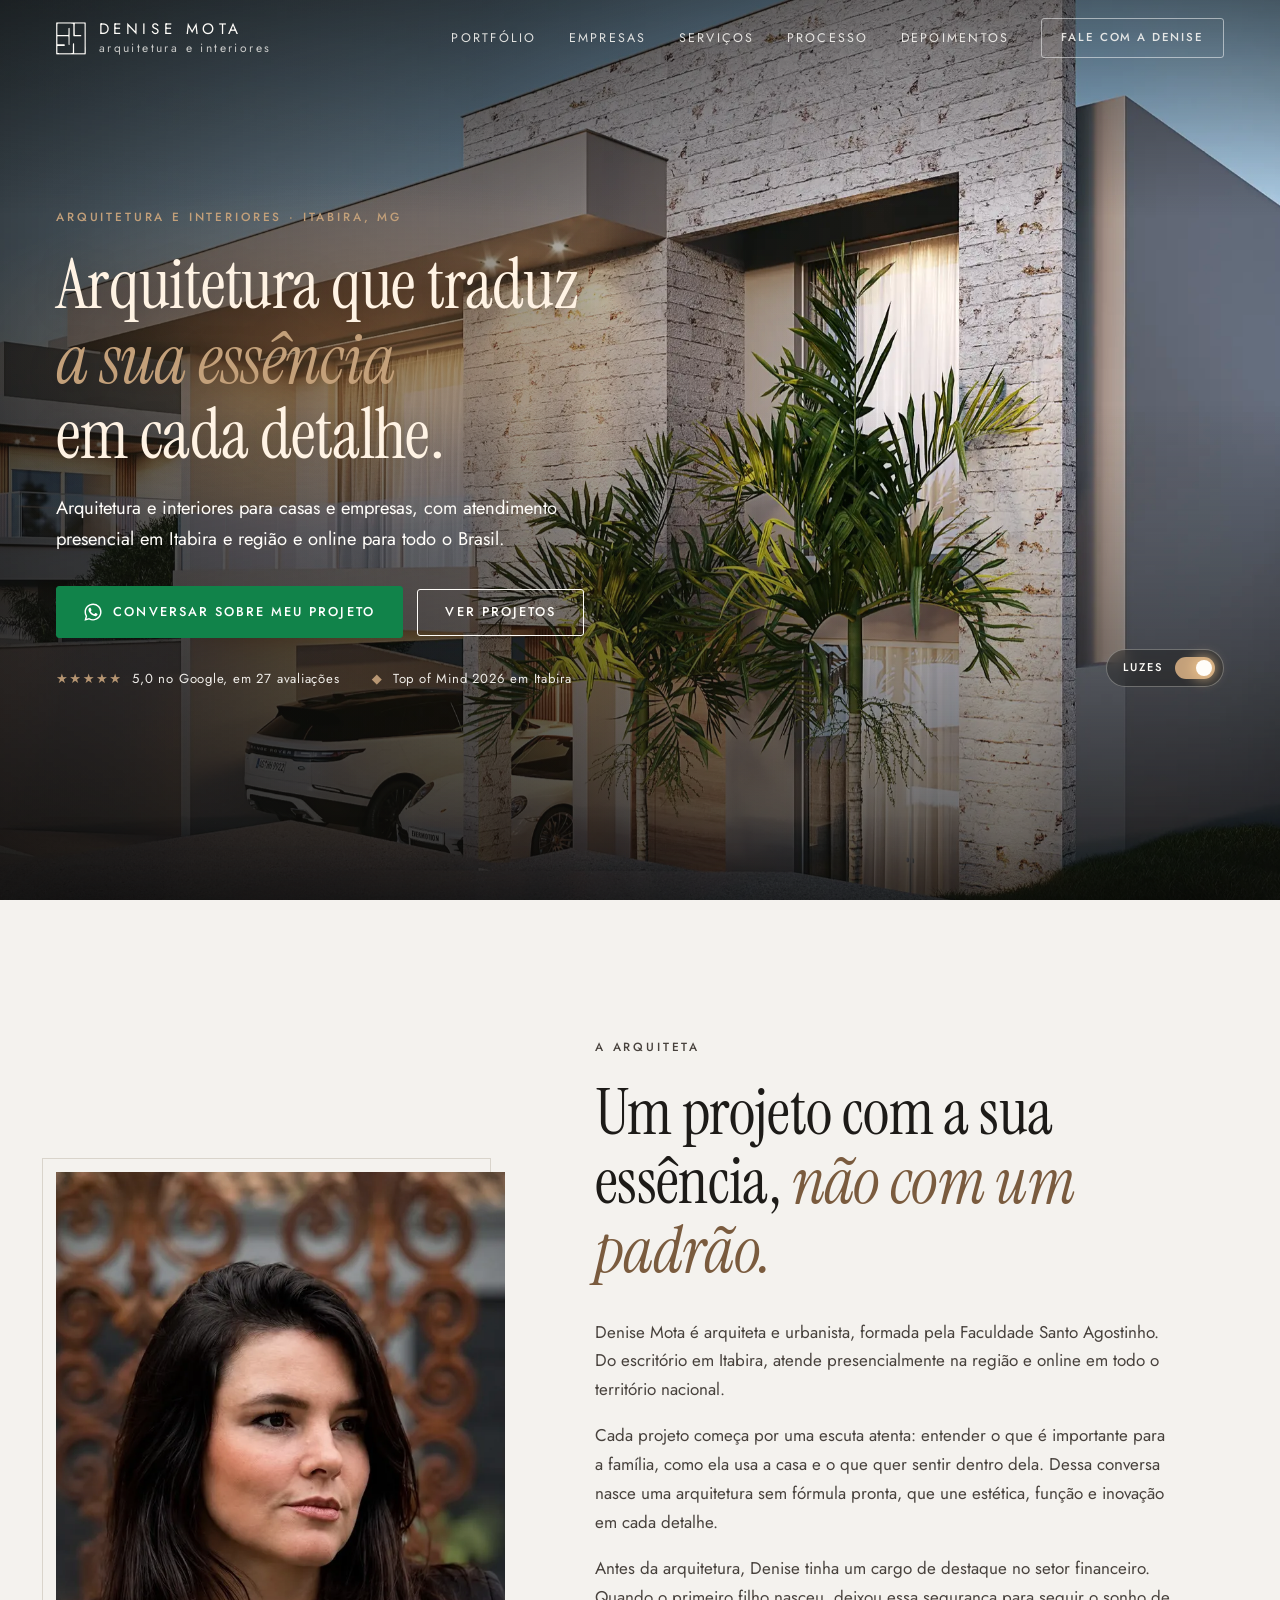
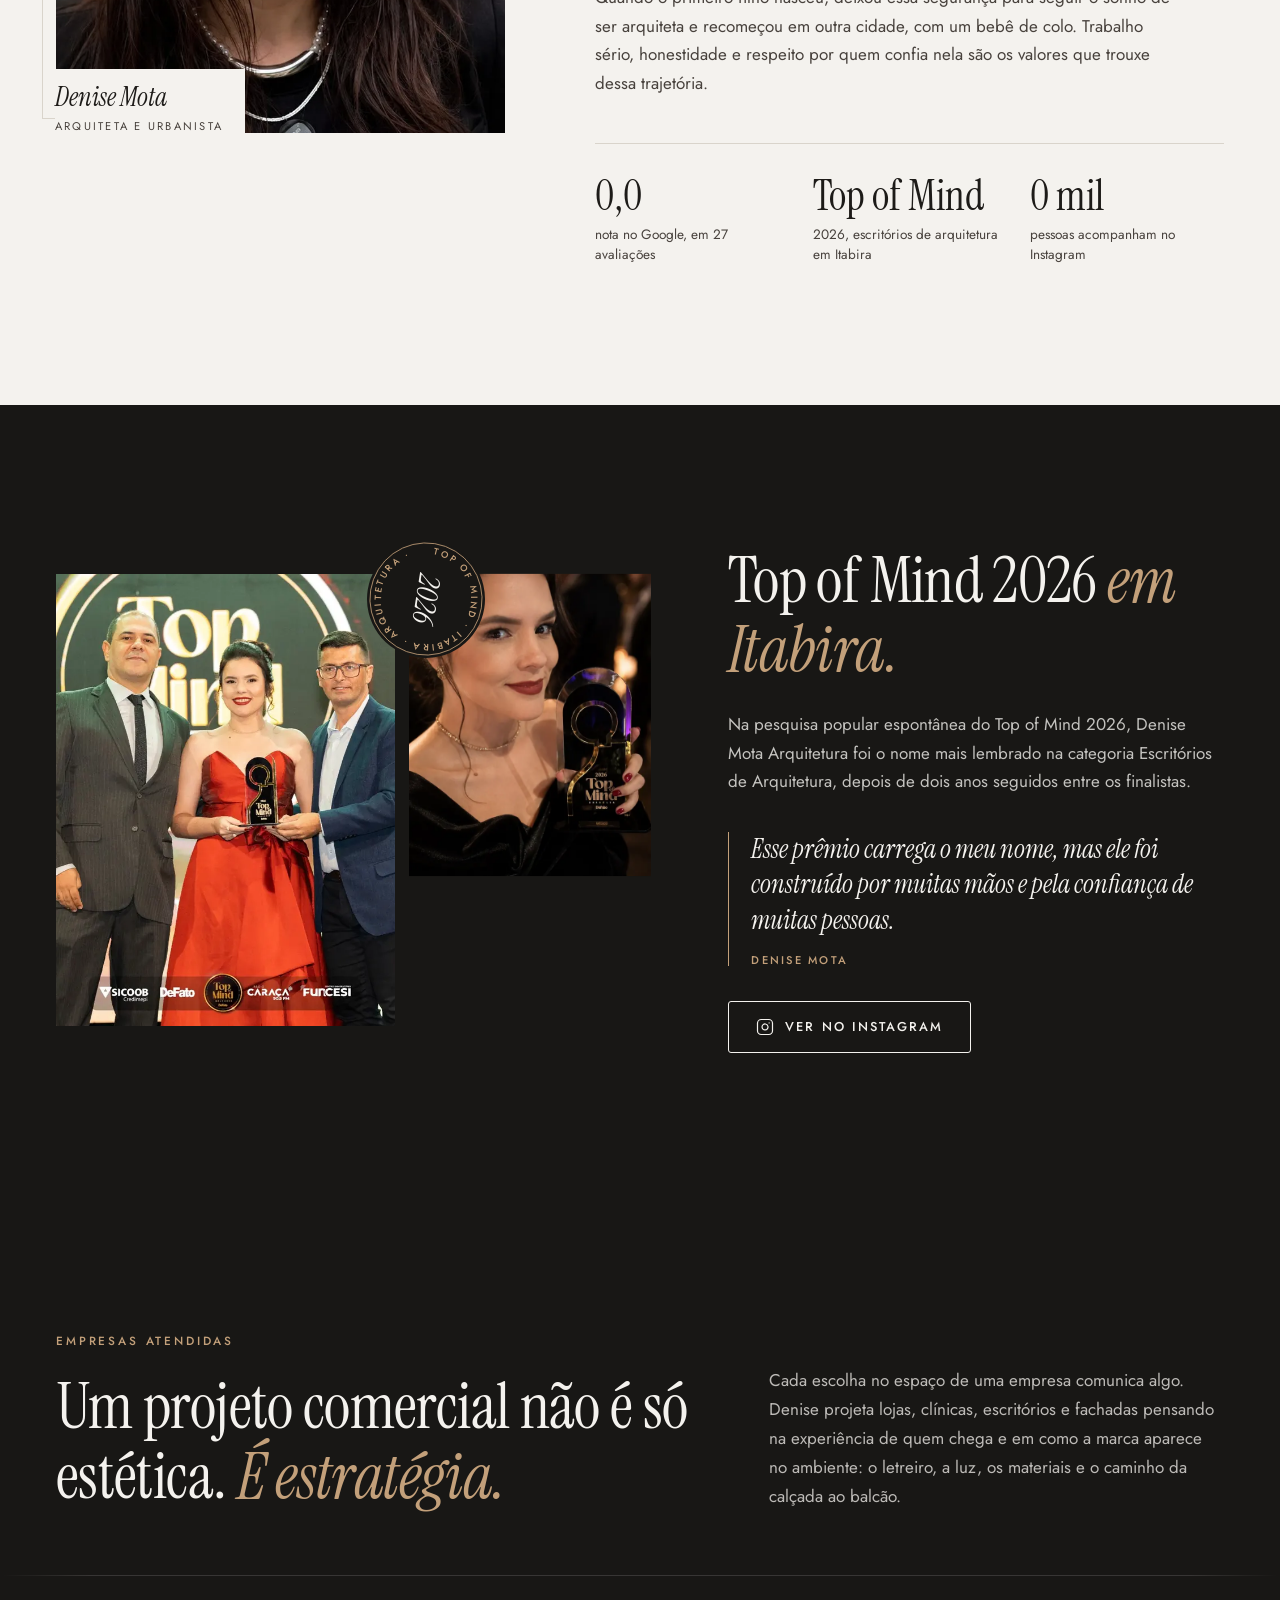
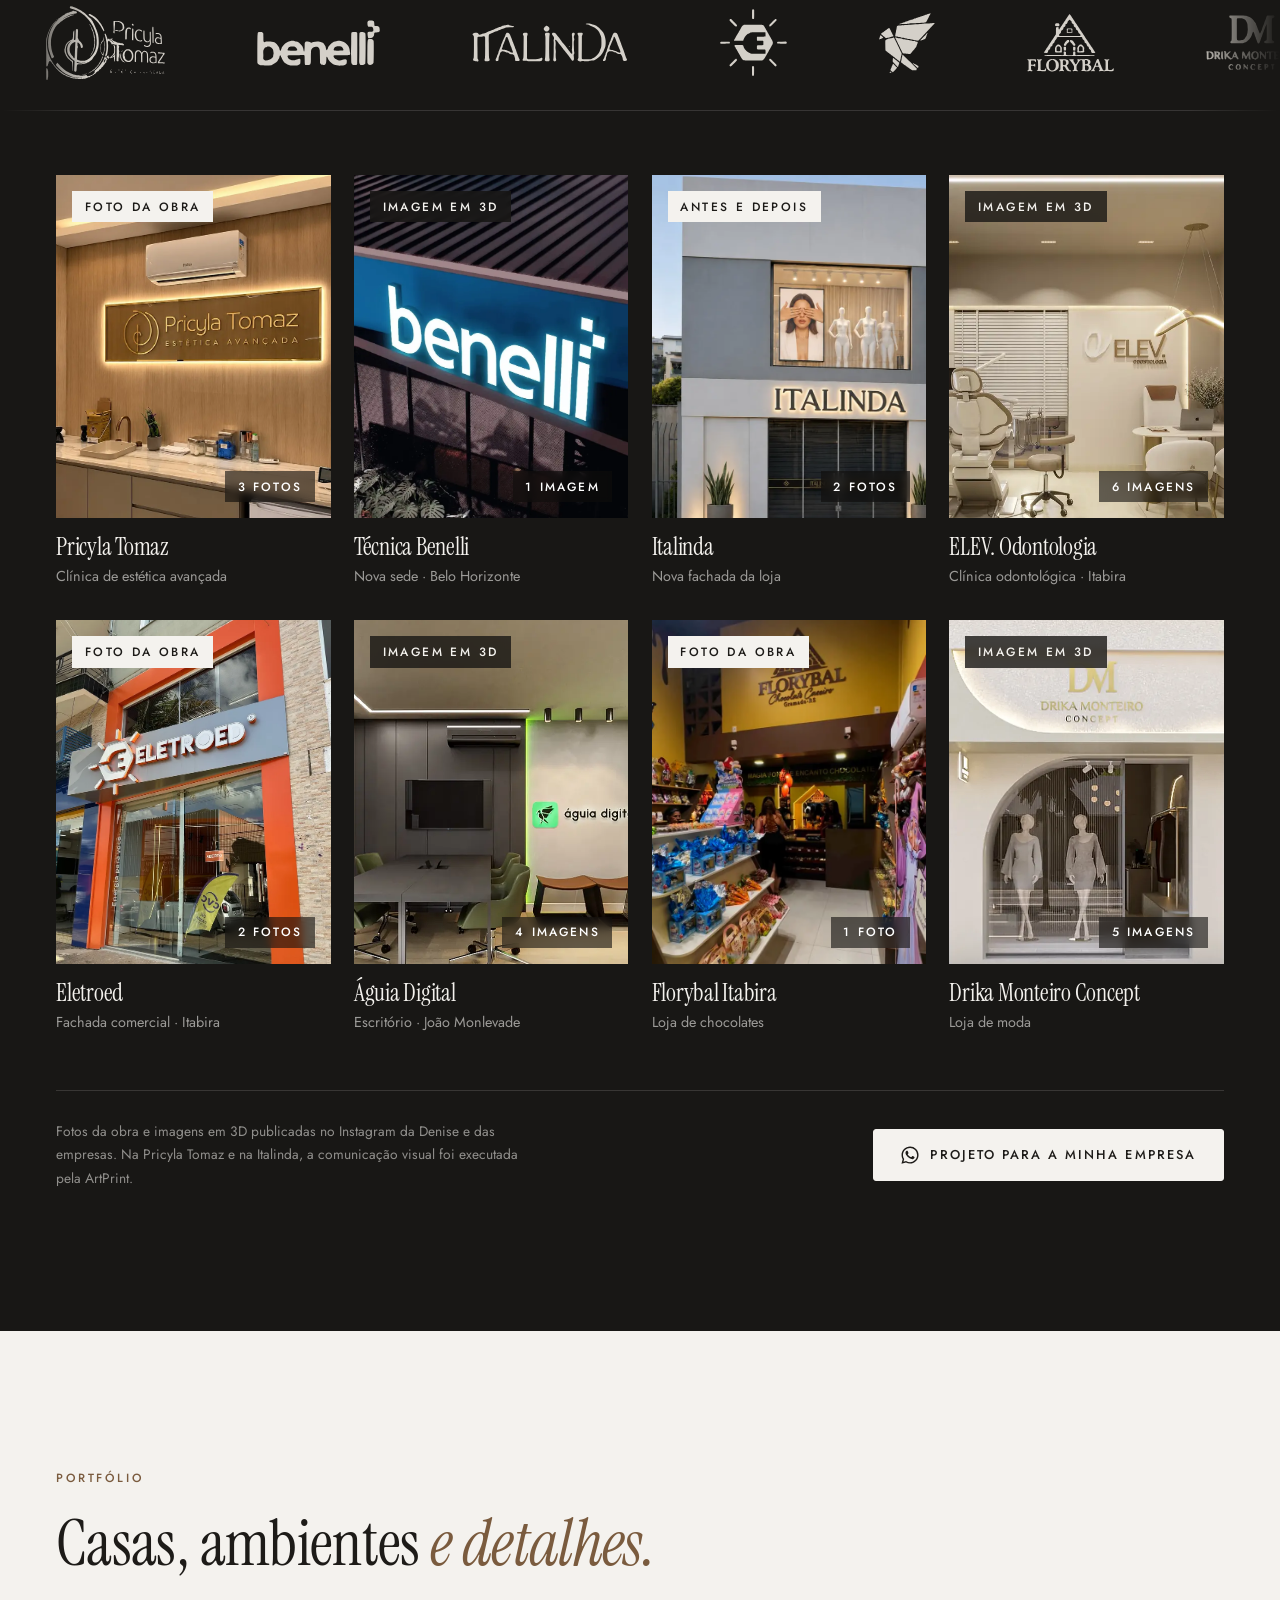
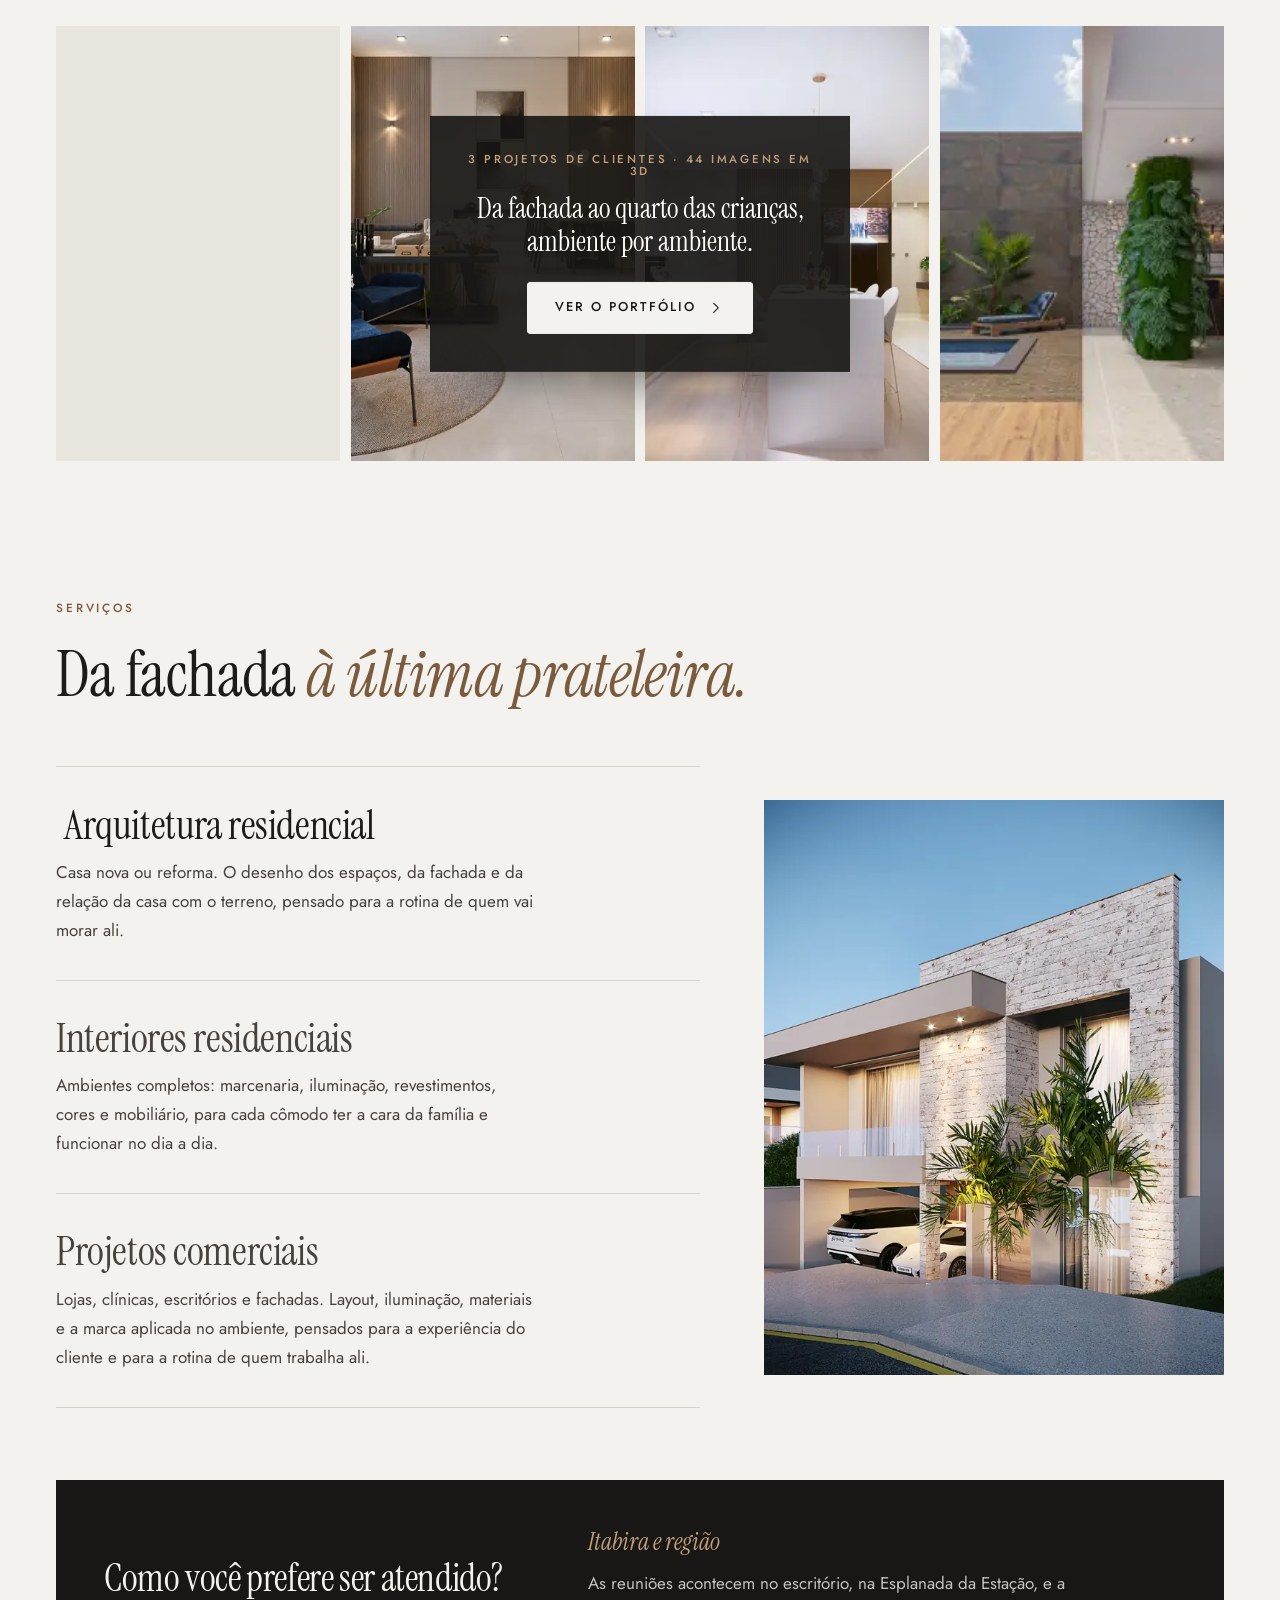
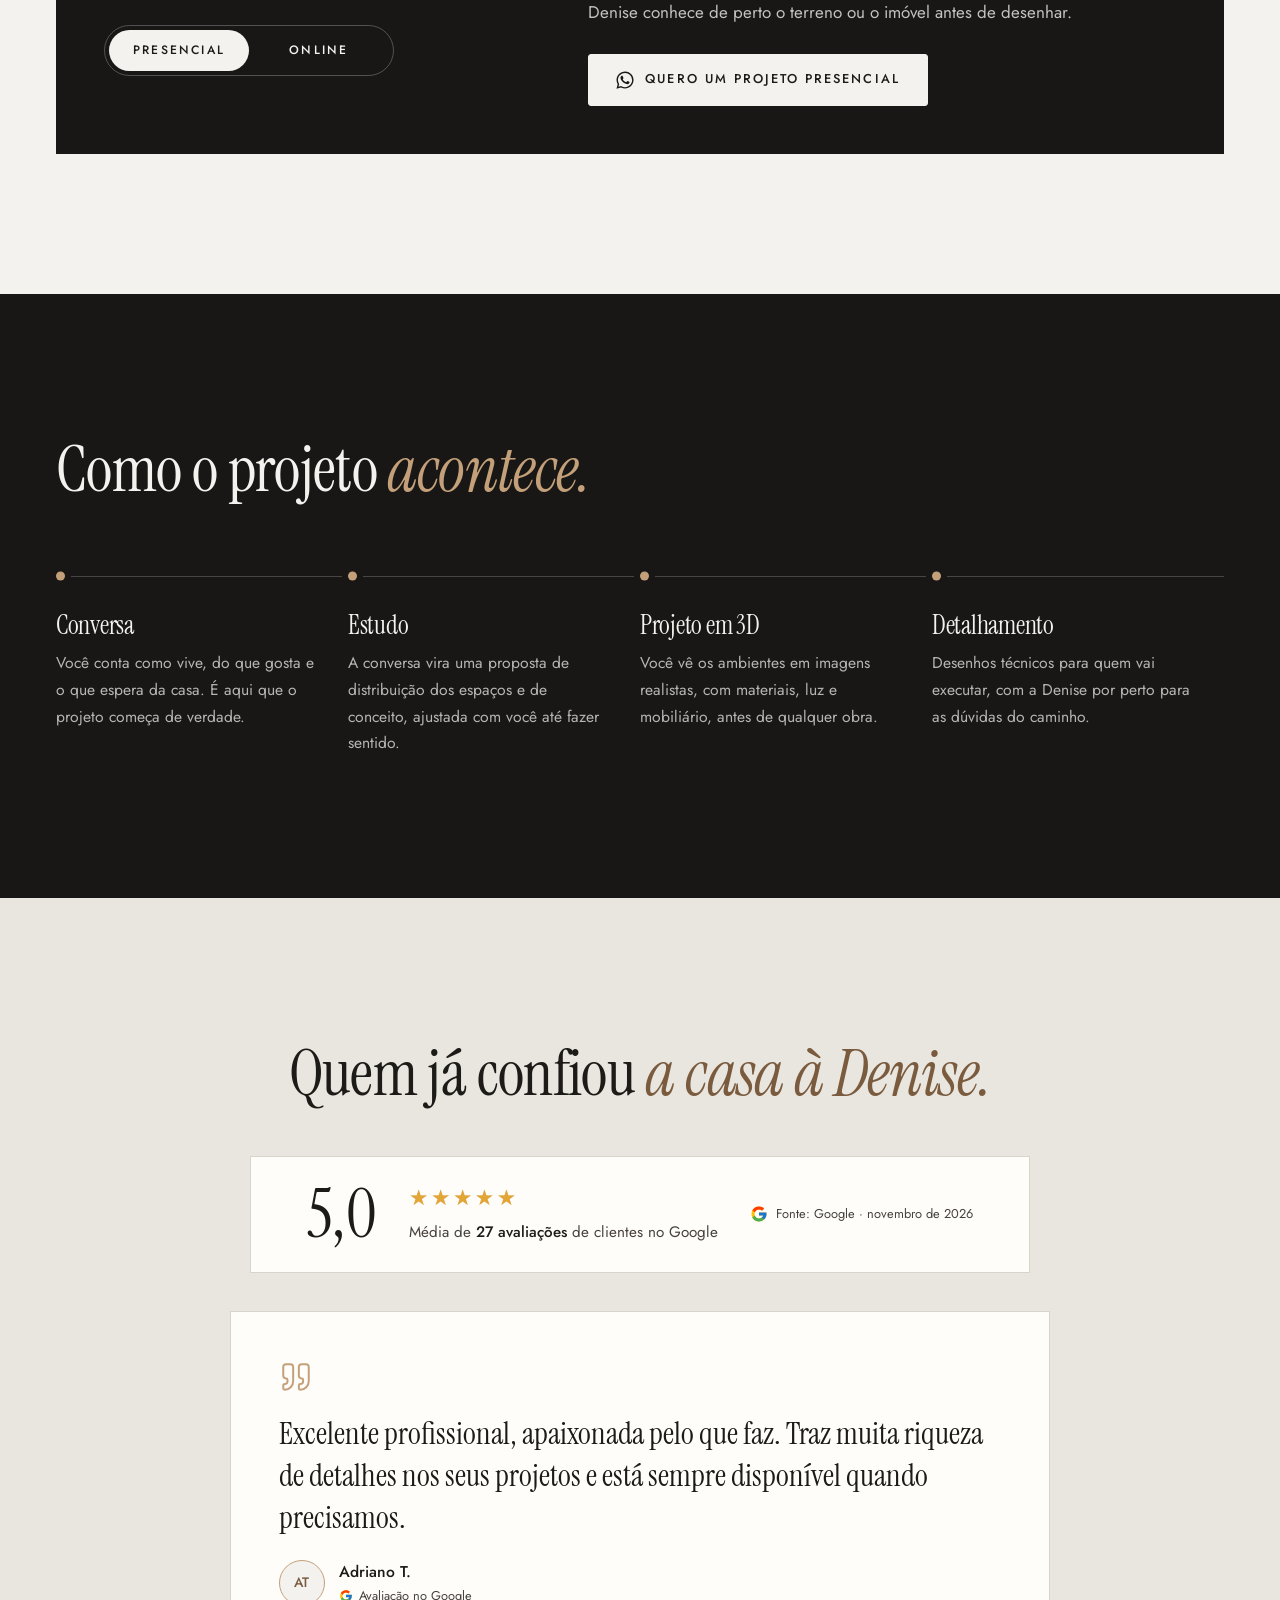
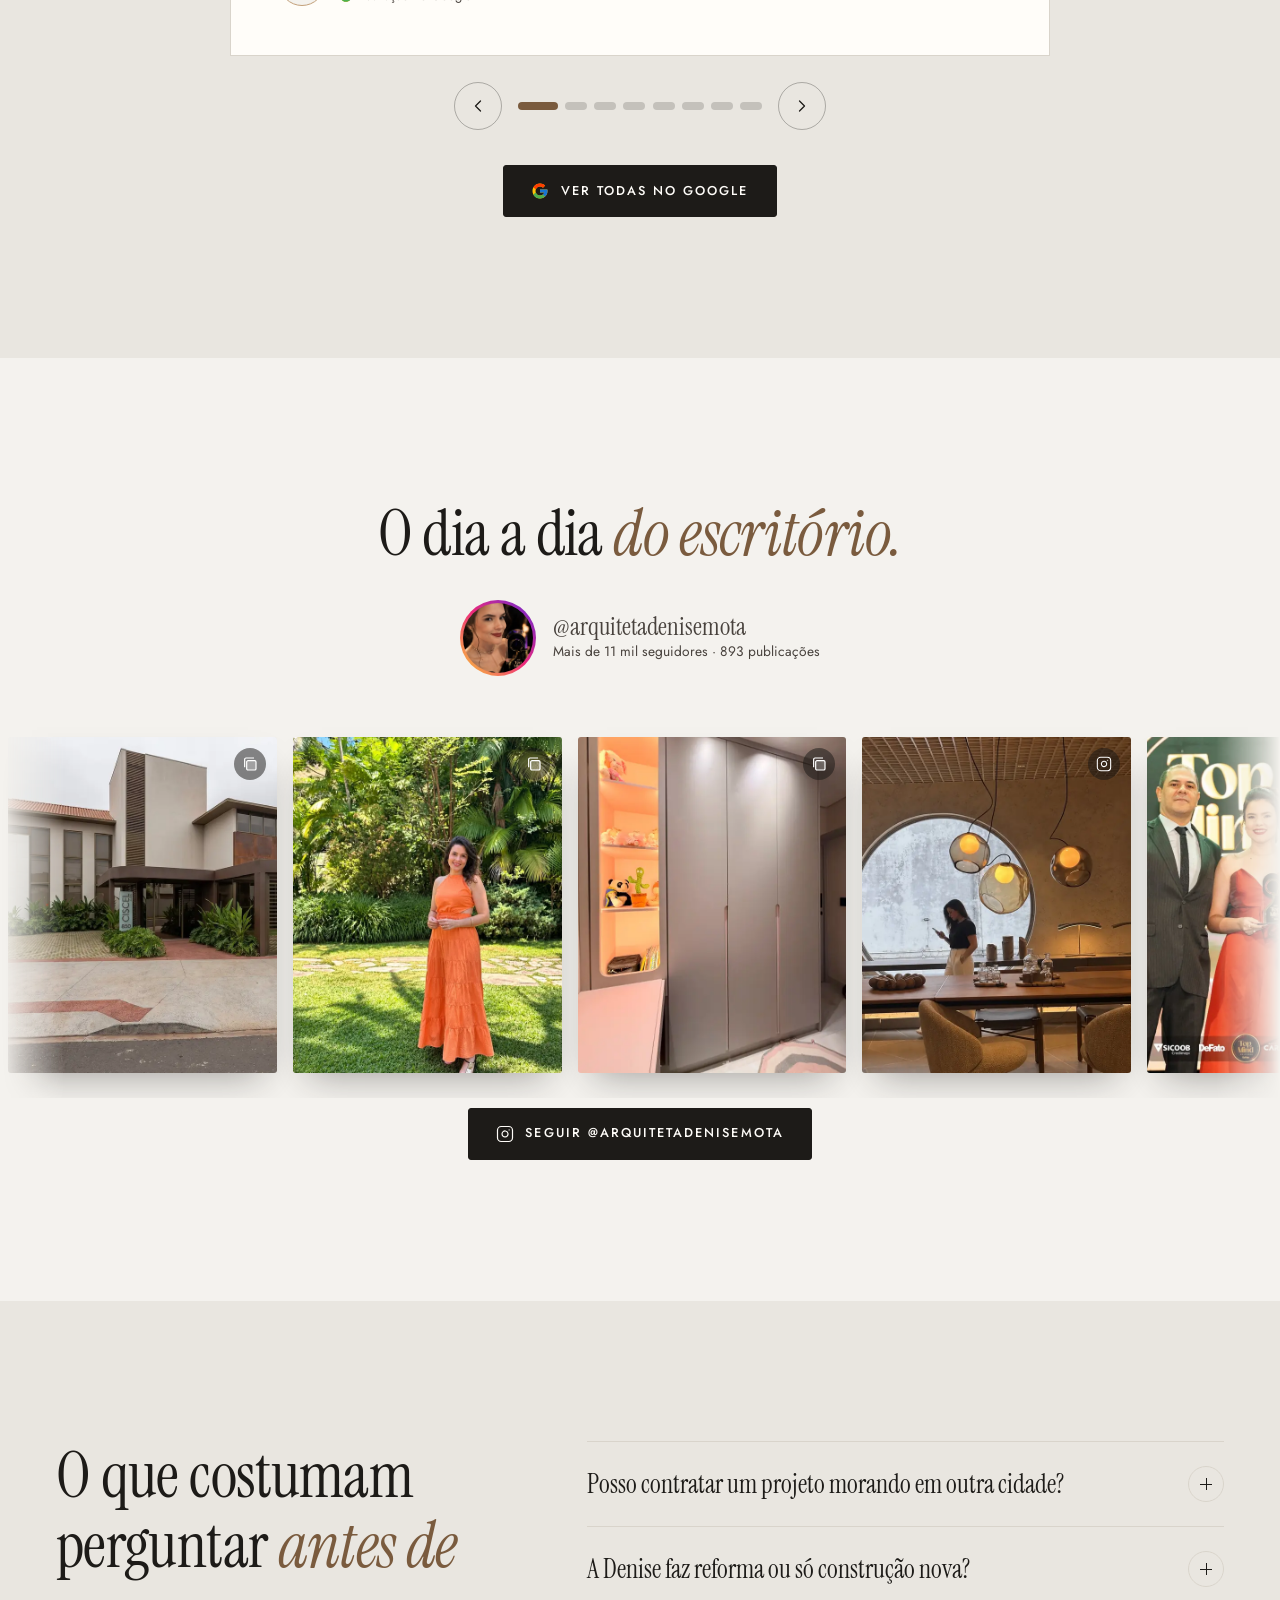
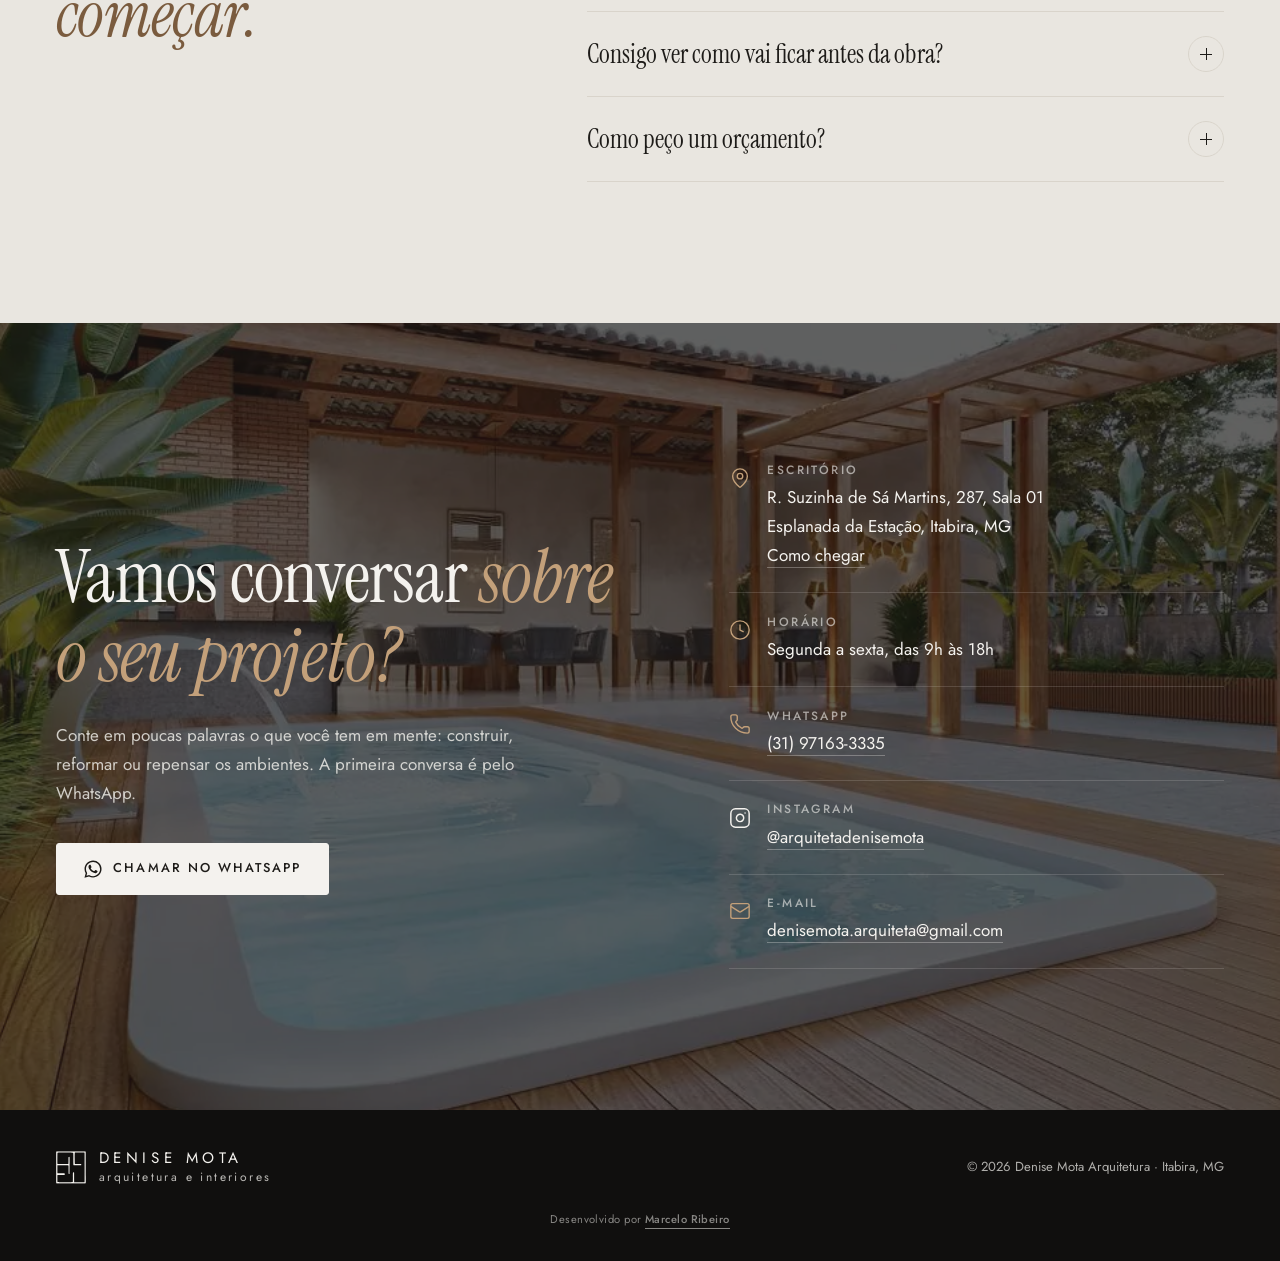
<file: index.html>
<!doctype html>
<html lang="pt-BR">
<head>
<meta charset="utf-8">
<meta name="viewport" content="width=device-width, initial-scale=1">
<script>
/* Síncrono de propósito: a classe js existe antes da primeira pintura. Esta página não tem
   a abertura (08/11/2026): a casa acendendo é o impacto inicial. A foto acesa só aparece
   depois que a apagada carregou (html.luz-ok), pra rede lenta não mostrar acesa, apagada
   e acesa de novo; se o script do fim não rodar, ela se libera sozinha em 4 s. */
(function (d) {
  d.classList.add('js');
  setTimeout(function () { d.classList.add('luz-ok'); }, 4000);
})(document.documentElement);
</script>
<title>Denise Mota Arquitetura | Arquitetura e interiores em Itabira, MG</title>
<meta name="description" content="Arquitetura e interiores para casas e empresas em Itabira, MG. Atendimento presencial na região e online para todo o Brasil. Nota 5,0 no Google.">
<link rel="canonical" href="https://marcel0gs.github.io/denise-mota-arquitetura/">
<meta property="og:type" content="website">
<meta property="og:title" content="Denise Mota Arquitetura e Interiores">
<meta property="og:description" content="Arquitetura que traduz a sua essência em cada detalhe. Arquitetura e interiores residenciais e comerciais em Itabira, MG, e online para todo o Brasil.">
<meta property="og:url" content="https://marcel0gs.github.io/denise-mota-arquitetura/">
<meta property="og:image" content="https://marcel0gs.github.io/denise-mota-arquitetura/assets/img/og-1200.jpg">
<meta property="og:image:width" content="1200">
<meta property="og:image:height" content="630">
<meta name="twitter:card" content="summary_large_image">
<meta property="og:locale" content="pt_BR">
<meta name="theme-color" content="#181715">
<link rel="icon" href="assets/img/favicon.svg" type="image/svg+xml">
<link rel="preconnect" href="https://fonts.googleapis.com">
<link rel="preconnect" href="https://fonts.gstatic.com" crossorigin>
<link href="https://fonts.googleapis.com/css2?family=Instrument+Serif:ital@0;1&family=Jost:wght@300;400;500&display=swap" rel="stylesheet">
<link rel="preload" as="image" href="assets/img/hero-apagada-1200.webp" imagesrcset="assets/img/hero-apagada-1200.webp 1200w, assets/img/hero-apagada-2000.webp 2000w" imagesizes="100vw" fetchpriority="high">
<link rel="preload" as="image" href="assets/img/hero-1200.webp" imagesrcset="assets/img/hero-1200.webp 1200w, assets/img/hero-2000.webp 2000w" imagesizes="100vw" fetchpriority="high">
<!-- as duas fotos do premio ja entram na fila desde o começo: chegar na secao e encontrar
     a foto pronta, e nao um retangulo vazio esperando o download. prioridade baixa, para nao
     competir com o topo. -->
<link rel="preload" as="image" href="assets/img/top-entrega-800.webp" imagesrcset="assets/img/top-entrega-800.webp 800w, assets/img/top-entrega-1200.webp 1200w" imagesizes="(max-width:820px) 52vw, 26vw" fetchpriority="low">
<link rel="preload" as="image" href="assets/img/top-trofeu-600.webp" imagesrcset="assets/img/top-trofeu-600.webp 600w, assets/img/top-trofeu-900.webp 900w" imagesizes="(max-width:820px) 38vw, 18vw" fetchpriority="low">
<script type="application/ld+json">
{"@context":"https://schema.org","@type":"ProfessionalService","name":"Denise Mota Arquitetura","description":"Projetos de arquitetura e interiores residenciais e comerciais, presencial em Itabira e região e online para todo o Brasil.","url":"https://marcel0gs.github.io/denise-mota-arquitetura/","image":"https://marcel0gs.github.io/denise-mota-arquitetura/assets/img/hero-1200.webp","telephone":"+55 31 97163-3335","email":"denisemota.arquiteta@gmail.com","address":{"@type":"PostalAddress","streetAddress":"R. Suzinha de Sá Martins, 287, Sala 01, Esplanada da Estação","addressLocality":"Itabira","addressRegion":"MG","postalCode":"35900-209","addressCountry":"BR"},"openingHoursSpecification":[{"@type":"OpeningHoursSpecification","dayOfWeek":["Monday","Tuesday","Wednesday","Thursday","Friday"],"opens":"09:00","closes":"18:00"}],"areaServed":["Itabira","Minas Gerais","Brasil"],"sameAs":["https://maps.google.com/?cid=3645249256347178595","https://www.instagram.com/arquitetadenisemota/"]}
</script>
<script type="application/ld+json">
{"@context":"https://schema.org","@type":"FAQPage","mainEntity":[
{"@type":"Question","name":"Posso contratar um projeto morando em outra cidade?","acceptedAnswer":{"@type":"Answer","text":"Pode. Além do atendimento presencial em Itabira e região, a Denise faz projetos online para todo o Brasil: as conversas são por videochamada, você envia as medidas e as fotos do espaço, e o projeto chega em imagens 3D para você ver cada ambiente antes de executar."}},
{"@type":"Question","name":"A Denise faz reforma ou só construção nova?","acceptedAnswer":{"@type":"Answer","text":"Os dois. Ela projeta casas novas e também trabalha sobre o que já existe: reforma de ambientes, ampliação e fachada nova."}},
{"@type":"Question","name":"Consigo ver como vai ficar antes da obra?","acceptedAnswer":{"@type":"Answer","text":"Sim. Os ambientes são apresentados em imagens 3D realistas, com materiais, luz e mobiliário, e ajustados com você antes de qualquer execução."}},
{"@type":"Question","name":"Como peço um orçamento?","acceptedAnswer":{"@type":"Answer","text":"Pelo WhatsApp (31) 97163-3335. Conte o que você quer fazer, a cidade e o tamanho aproximado do espaço. O valor depende do tipo e do tamanho de cada projeto, por isso a proposta vem depois dessa primeira conversa."}}]}
</script>
<link rel="stylesheet" href="assets/site.css?v=8">
<style>
/* Interruptor de luz no topo (08/11/2026). A fachada abre apagada e acende
   sozinha; o botão troca as duas versões do render. As duas imagens pegam as mesmas regras
   do .hero img (escala, parallax e entrada), então ficam sempre sobrepostas. A opacidade
   vai no <picture>, que nenhuma animação toca. Sem JS fica a acesa, o site de sempre. */
.hero .luz-off{opacity:0;transition:opacity 1.1s cubic-bezier(.4,0,.2,1)}
.js .hero:not(.acesa) .luz-off{opacity:1}
/* brilho quente atrás do título: só opacidade, a letra não é redesenhada a cada quadro */
.hero h1{position:relative;transition:color 1.4s ease .2s}
.hero h1::before{content:"";position:absolute;inset:-30% -14% -26% -20%;z-index:-1;pointer-events:none;
  background:radial-gradient(closest-side,rgba(226,160,92,.26),rgba(226,160,92,.1) 55%,transparent);
  opacity:0;transition:opacity 1.6s ease .2s}
.hero.acesa h1{color:#fff3e4}
.hero.acesa h1::before{opacity:1}
/* último filho do .wrap: no PC fica no canto de baixo à direita; no celular sobe (order:-1)
   e fica à direita, logo acima do rótulo, sobre a parte limpa da foto */
.luz{position:absolute;right:0;bottom:clamp(2.5rem,8vh,5.5rem);display:inline-flex;align-items:center;gap:.75rem;
  padding:.45rem .5rem .45rem 1rem;border:1px solid rgba(255,253,249,.3);border-radius:99px;
  background:rgba(15,14,12,.32);-webkit-backdrop-filter:blur(8px);backdrop-filter:blur(8px);
  color:var(--branco);font:500 .7rem/1 var(--sans);letter-spacing:.18em;text-transform:uppercase;cursor:pointer;
  transition:border-color .3s ease,background .3s ease}
.luz[hidden]{display:none}
.luz:hover{border-color:rgba(255,253,249,.6);background:rgba(15,14,12,.45)}
.luz:focus-visible{outline:2px solid var(--bronze-claro);outline-offset:3px}
.luz__trilho{position:relative;width:40px;height:22px;border-radius:99px;background:rgba(255,253,249,.2);transition:background .5s ease}
.luz__bola{position:absolute;top:3px;left:3px;width:16px;height:16px;border-radius:50%;background:var(--branco);
  transition:translate .45s var(--ease),box-shadow .6s ease}
.luz[aria-pressed="true"] .luz__trilho{background:var(--bronze-claro)}
.luz[aria-pressed="true"] .luz__bola{translate:18px 0;box-shadow:0 0 14px 3px rgba(255,210,150,.75)}
.js .luz{opacity:0;translate:0 14px;animation:sobe 1.1s var(--ease) .9s forwards}
.js:not(.luz-ok) .hero>picture:not(.luz-off){opacity:0}
@media (max-width:700px){.luz{position:static;order:-1;align-self:flex-end;margin-bottom:1.1rem}}
</style>
</head>
<body>
<a class="skip" href="#conteudo">Pular para o conteúdo</a>

<svg width="0" height="0" style="position:absolute" aria-hidden="true">
  <symbol id="marca" viewBox="87 107 366 398"><path fill-rule="evenodd" pathLength="1" d="M91.5 111.5L89 113.9 89 304.3C89 494.6,89 494.7,91 497.3C92.2 498.8,94.5 500.2,96.3 500.5C99.4 501,224.8 501.7,368.2 502C449.7 502.2,445 502.6,449.2 495C451 491.6,451 488.8,450.4 413.5C450 370.6,449.7 285.7,449.6 224.8L449.5 114.2 447.1 111.6L444.7 109 269.3 109L93.9 109 91.5 111.5M110 124.7C108.1 124.9,105.9 125.8,105.3 126.7C103.7 128.8,103.4 257,105 260C105.5 261,107.5 262.3,109.2 262.8C113.2 264,231.6 263.8,234.3 262.6C238.7 260.5,239 258.2,239 219.2C239 182.6,239 182.3,241.3 179C242.5 177.2,244.2 175.2,245.1 174.7C247.6 173.2,251.8 176.5,253 181C254.2 185.3,253.6 375.3,252.4 380.8C251.1 387,245.7 387.4,242.1 381.6C240.1 378.4,240 376.9,240 333.8C240 309.3,239.7 287.8,239.4 286.1C238.1 279.6,240.4 279.9,171.3 279.1C119.4 278.5,108.1 278.6,106.3 279.7L104 281 104 327.1C104 356.9,104.4 373.8,105 375.1C106 376.9,107.6 377,147.1 377L188.2 377 191.6 380.4C195.7 384.5,196.1 388.6,192.8 393L190.6 396 148.9 396C112.3 396,107 396.2,105.6 397.6C104.2 399,104 404.3,104 440.9C104 472.7,104.3 483,105.3 484.3C106.4 485.9,112.2 486,179.5 486C296.1 486.1,289.6 486.2,291.4 484.4C292.8 483,293 476.3,293 425.6C293 369.1,293 368.2,295.1 365.6C297.8 362.1,301.4 362.2,305.1 365.9L308 368.8 308 426.2C308 460.6,308.4 484.1,309 485C309.8 486.3,317.5 486.5,370.2 486.2C413.9 485.9,431.2 485.5,433 484.7L435.5 483.5 435.8 305.4C436 140.6,435.9 127.1,434.3 125.9C433 124.7,422.6 124.5,375.8 124.5C322 124.5,318.8 124.6,317.5 126.3C315.3 129.3,314.7 151.7,315.5 206.7C316 247.7,316.4 258.9,317.5 260.6C318.7 262.5,320.2 262.8,332 263.5C339.2 263.9,352.3 263.9,361 263.5C380.6 262.6,391.4 263.4,394.1 266.1C397.1 269.1,396.7 275.3,393.3 277.6C390.7 279.4,388.2 279.5,348 279.1C305.2 278.8,301.6 278.5,299.6 275.1C298.6 273.6,297.8 242.1,298.2 221C298.4 210.3,298.5 185.5,298.5 166C298.5 133.7,298.3 130.3,296.7 127.9C295 125.4,294.6 125.3,281.3 124.7C267.1 124,116.1 124,110 124.7"/></symbol>
  <symbol id="i-zap" viewBox="0 0 24 24"><path fill="currentColor" d="M17.47 14.38c-.3-.15-1.76-.87-2.03-.97-.27-.1-.47-.15-.67.15-.2.3-.77.97-.94 1.17-.17.2-.35.22-.65.07-.3-.15-1.26-.46-2.4-1.48-.89-.79-1.49-1.77-1.66-2.07-.17-.3-.02-.46.13-.61.13-.13.3-.35.45-.52.15-.17.2-.3.3-.5.1-.2.05-.37-.02-.52-.08-.15-.67-1.62-.92-2.22-.24-.58-.49-.5-.67-.51h-.57c-.2 0-.52.07-.79.37-.27.3-1.04 1.02-1.04 2.48 0 1.46 1.07 2.88 1.21 3.07.15.2 2.1 3.2 5.08 4.49.71.31 1.26.49 1.69.63.71.23 1.36.2 1.87.12.57-.09 1.76-.72 2.01-1.41.25-.7.25-1.29.17-1.41-.07-.13-.27-.2-.57-.35M12.05 21.5h-.01a9.4 9.4 0 0 1-4.8-1.31l-.34-.2-3.57.93.95-3.48-.22-.36a9.38 9.38 0 0 1-1.44-5.01c0-5.19 4.23-9.41 9.43-9.41 2.52 0 4.88.98 6.66 2.76a9.35 9.35 0 0 1 2.76 6.66c0 5.19-4.23 9.42-9.42 9.42m8.02-17.44A11.27 11.27 0 0 0 12.05.75C5.8.75.71 5.84.71 12.09c0 2 .52 3.95 1.52 5.66L.62 23.62l6.01-1.58a11.33 11.33 0 0 0 5.42 1.38h.01c6.25 0 11.34-5.09 11.34-11.34 0-3.03-1.18-5.88-3.32-8.02"/></symbol>
  <symbol id="i-setas" viewBox="0 0 24 24"><path fill="none" stroke="currentColor" stroke-width="1.5" stroke-linecap="round" stroke-linejoin="round" d="m8 7-5 5 5 5M16 7l5 5-5 5"/></symbol>
  <symbol id="i-esq" viewBox="0 0 24 24"><path fill="none" stroke="currentColor" stroke-width="1.5" stroke-linecap="round" stroke-linejoin="round" d="m15 18-6-6 6-6"/></symbol>
  <symbol id="i-dir" viewBox="0 0 24 24"><path fill="none" stroke="currentColor" stroke-width="1.5" stroke-linecap="round" stroke-linejoin="round" d="m9 18 6-6-6-6"/></symbol>
  <symbol id="i-x" viewBox="0 0 24 24"><path fill="none" stroke="currentColor" stroke-width="1.5" stroke-linecap="round" d="M18 6 6 18M6 6l12 12"/></symbol>
  <symbol id="i-aspas" viewBox="0 0 24 24"><g fill="none" stroke="currentColor" stroke-width="1.4" stroke-linecap="round" stroke-linejoin="round"><path d="M16 3a2 2 0 0 0-2 2v6a2 2 0 0 0 2 2 1 1 0 0 1 1 1v1a2 2 0 0 1-2 2 1 1 0 0 0-1 1v2a1 1 0 0 0 1 1 6 6 0 0 0 6-6V5a2 2 0 0 0-2-2z"/><path d="M5 3a2 2 0 0 0-2 2v6a2 2 0 0 0 2 2 1 1 0 0 1 1 1v1a2 2 0 0 1-2 2 1 1 0 0 0-1 1v2a1 1 0 0 0 1 1 6 6 0 0 0 6-6V5a2 2 0 0 0-2-2z"/></g></symbol>
  <symbol id="i-insta" viewBox="0 0 24 24"><g fill="none" stroke="currentColor" stroke-width="1.6" stroke-linecap="round" stroke-linejoin="round"><rect width="20" height="20" x="2" y="2" rx="5"/><path d="M16 11.37A4 4 0 1 1 12.63 8 4 4 0 0 1 16 11.37z"/><path d="M17.5 6.5h.01"/></g></symbol>
  <symbol id="i-play" viewBox="0 0 24 24"><path fill="currentColor" d="M7 4.5v15a1 1 0 0 0 1.5.86l12.5-7.5a1 1 0 0 0 0-1.72L8.5 3.64A1 1 0 0 0 7 4.5z"/></symbol>
  <symbol id="i-carrossel" viewBox="0 0 24 24"><g fill="none" stroke="currentColor" stroke-width="1.8"><rect x="7" y="7" width="14" height="14" rx="2" fill="currentColor" fill-opacity=".25"/><path d="M4 17V5a2 2 0 0 1 2-2h12"/></g></symbol>
  <symbol id="i-google" viewBox="0 0 48 48"><path fill="#FFC107" d="M43.6 20.1H42V20H24v8h11.3c-1.6 4.7-6.1 8-11.3 8-6.6 0-12-5.4-12-12s5.4-12 12-12c3.1 0 5.8 1.2 8 3l5.7-5.7C34 6.1 29.3 4 24 4 13 4 4 13 4 24s9 20 20 20 20-9 20-20c0-1.3-.1-2.6-.4-3.9z"/><path fill="#FF3D00" d="m6.3 14.7 6.6 4.8C14.7 15.1 19 12 24 12c3.1 0 5.8 1.2 8 3l5.7-5.7C34 6.1 29.3 4 24 4 16.3 4 9.7 8.3 6.3 14.7z"/><path fill="#4CAF50" d="M24 44c5.2 0 9.9-2 13.4-5.2l-6.2-5.2c-2 1.5-4.5 2.4-7.2 2.4-5.2 0-9.6-3.3-11.3-7.9l-6.5 5C9.5 39.6 16.2 44 24 44z"/><path fill="#1976D2" d="M43.6 20.1H42V20H24v8h11.3c-.8 2.2-2.2 4.2-4.1 5.6l6.2 5.2C37 39.2 44 34 44 24c0-1.3-.1-2.6-.4-3.9z"/></symbol>
  <symbol id="i-pino" viewBox="0 0 24 24"><path d="M20 10c0 4.99-5.54 10.19-7.4 11.8a1 1 0 0 1-1.2 0C9.54 20.19 4 14.99 4 10a8 8 0 0 1 16 0"/><circle cx="12" cy="10" r="3"/></symbol>
  <symbol id="i-relogio" viewBox="0 0 24 24"><circle cx="12" cy="12" r="10"/><path d="M12 6v6l4 2"/></symbol>
  <symbol id="i-fone" viewBox="0 0 24 24"><path d="M13.83 16.57a1 1 0 0 0 1.21-.3l.36-.47A2 2 0 0 1 17 15h3a2 2 0 0 1 2 2v3a2 2 0 0 1-2 2A18 18 0 0 1 2 4a2 2 0 0 1 2-2h3a2 2 0 0 1 2 2v3a2 2 0 0 1-.8 1.6l-.47.35a1 1 0 0 0-.29 1.23 14 14 0 0 0 6.39 6.39"/></symbol>
  <symbol id="i-mail" viewBox="0 0 24 24"><path d="m22 7-8.99 5.73a2 2 0 0 1-2.02 0L2 7"/><rect x="2" y="4" width="20" height="16" rx="2"/></symbol>
</svg>

<header class="topo" id="topo">
  <div class="wrap">
    <a class="marca" href="#inicio" aria-label="Denise Mota Arquitetura, início">
      <svg viewBox="0 0 366 398" aria-hidden="true"><use href="#marca" width="366" height="398"/></svg>
      <span>Denise Mota<small>arquitetura e interiores</small></span>
    </a>
    <nav class="nav" id="menu" aria-label="Seções">
      <a href="portfolio.html">Portfólio</a>
      <a href="#empresas">Empresas</a>
      <a href="#servicos">Serviços</a>
      <a href="#processo">Processo</a>
      <a href="#depoimentos">Depoimentos</a>
      <a class="btn" href="https://wa.me/5531971633335?text=Ol%C3%A1%2C%20Denise!%20Vi%20seu%20site%20e%20gostaria%20de%20conversar%20sobre%20um%20projeto." target="_blank" rel="noopener">Fale<span class="so-desk">&nbsp;com a Denise</span></a>
    </nav>
    <button class="menu-btn" type="button" aria-expanded="false" aria-controls="menu" aria-label="Abrir menu"><span></span><span></span><span></span></button>
  </div>
</header>

<section class="hero" id="inicio" aria-label="Apresentação">
  <picture>
    <img src="assets/img/hero-1200.webp" srcset="assets/img/hero-1200.webp 1200w, assets/img/hero-2000.webp 2000w" sizes="100vw" alt="Fachada de uma casa contemporânea projetada por Denise Mota, com revestimento de pedra, palmeira e iluminação ao entardecer" fetchpriority="high">
  </picture>
  <picture class="luz-off" aria-hidden="true">
    <img src="assets/img/hero-apagada-1200.webp" srcset="assets/img/hero-apagada-1200.webp 1200w, assets/img/hero-apagada-2000.webp 2000w" sizes="100vw" alt="" fetchpriority="high">
  </picture>
  <div class="wrap">
    <p class="rotulo entra">Arquitetura e interiores · Itabira, MG</p>
    <h1>Arquitetura que traduz<br class="so-desk"> <em>a sua essência</em><br class="so-desk"> em cada detalhe.</h1>
    <p class="sub entra">Arquitetura e interiores para casas e empresas, com atendimento presencial em Itabira e região e online para todo o Brasil.</p>
    <div class="acoes entra">
      <a class="btn btn--zap" href="https://wa.me/5531971633335?text=Ol%C3%A1%2C%20Denise!%20Vi%20seu%20site%20e%20gostaria%20de%20conversar%20sobre%20um%20projeto." target="_blank" rel="noopener"><svg aria-hidden="true"><use href="#i-zap"/></svg><span>Conversar<span class="so-desk">&nbsp;sobre meu projeto</span></span></a>
      <a class="btn btn--vazado" href="portfolio.html">Ver projetos</a>
    </div>
    <div class="selos entra">
      <a class="nota" href="https://maps.google.com/?cid=3645249256347178595" target="_blank" rel="noopener"><span class="estrelas" aria-hidden="true">★★★★★</span> 5,0 no Google, em 27 avaliações</a>
      <a class="nota" href="#reconhecimento"><span class="estrelas" aria-hidden="true">◆</span> Top of Mind 2026 em Itabira</a>
    </div>
    <button class="luz" id="luz" type="button" aria-pressed="false" hidden>Luzes<span class="luz__trilho" aria-hidden="true"><span class="luz__bola"></span></span></button>
  </div>
</section>

<div class="palco">
<main id="conteudo">

<section class="sobre" id="sobre">
  <div class="wrap">
    <figure class="retrato revela">
      <span class="janela persiana"><img class="janela-img" data-janela=".08" src="assets/img/denise-retrato.webp" width="829" height="1036" alt="Retrato da arquiteta Denise Mota" loading="lazy"></span>
      <figcaption>Denise Mota<small>Arquiteta e urbanista</small></figcaption>
    </figure>
    <div class="texto revela">
      <p class="rotulo">A arquiteta</p>
      <h2>Um projeto com a sua essência, <em>não com um padrão.</em></h2>
      <p>Denise Mota é arquiteta e urbanista, formada pela Faculdade Santo Agostinho. Do escritório em Itabira, atende presencialmente na região e online em todo o território nacional.</p>
      <p>Cada projeto começa por uma escuta atenta: entender o que é importante para a família, como ela usa a casa e o que quer sentir dentro dela. Dessa conversa nasce uma arquitetura sem fórmula pronta, que une estética, função e inovação em cada detalhe.</p>
      <p>Antes da arquitetura, Denise tinha um cargo de destaque no setor financeiro. Quando o primeiro filho nasceu, deixou essa segurança para seguir o sonho de ser arquiteta e recomeçou em outra cidade, com um bebê de colo. Trabalho sério, honestidade e respeito por quem confia nela são os valores que trouxe dessa trajetória.</p>
      <div class="numeros">
        <div><strong data-conta="5" data-casas="1">5,0</strong><span>nota no Google, em 27 avaliações</span></div>
        <div><strong>Top of Mind</strong><span>2026, escritórios de arquitetura em Itabira</span></div>
        <div><strong data-conta="11" data-sufixo=" mil">11 mil</strong><span>pessoas acompanham no Instagram</span></div>
      </div>
    </div>
  </div>
</section>

<section class="premio" id="reconhecimento">
  <div class="wrap">
    <div class="fotos revela">
      <img class="a persiana" src="assets/img/top-entrega-800.webp" srcset="assets/img/top-entrega-800.webp 800w, assets/img/top-entrega-1200.webp 1200w" sizes="(max-width:820px) 52vw, 26vw" width="1200" height="1198" alt="Denise Mota recebendo o prêmio Top of Mind 2026 no palco" loading="lazy" decoding="async">
      <img class="b persiana" data-px="-.07" style="--d:150ms" src="assets/img/top-trofeu-600.webp" srcset="assets/img/top-trofeu-600.webp 600w, assets/img/top-trofeu-900.webp 900w" sizes="(max-width:820px) 38vw, 18vw" width="900" height="1201" alt="Denise Mota segurando o troféu Top of Mind 2026" loading="lazy" decoding="async">
      <svg class="carimbo" data-gira=".06" viewBox="0 0 120 120" aria-hidden="true">
        <defs><path id="circulo" d="M60 60m-46 0a46 46 0 1 1 92 0a46 46 0 1 1-92 0"/></defs>
        <circle cx="60" cy="60" r="57" fill="none" stroke="currentColor" stroke-width=".8"/>
        <text><textPath href="#circulo">TOP OF MIND · ITABIRA · ARQUITETURA ·</textPath></text>
        <text class="n" x="60" y="70" text-anchor="middle">2026</text>
      </svg>
    </div>
    <div class="revela">
      <h2>Top of Mind 2026 <em>em Itabira.</em></h2>
      <p>Na pesquisa popular espontânea do Top of Mind 2026, Denise Mota Arquitetura foi o nome mais lembrado na categoria Escritórios de Arquitetura, depois de dois anos seguidos entre os finalistas.</p>
      <blockquote>Esse prêmio carrega o meu nome, mas ele foi construído por muitas mãos e pela confiança de muitas pessoas.<cite>Denise Mota</cite></blockquote>
      <a class="btn btn--vazado" href="https://www.instagram.com/p/DZ1T6lujL-V/" target="_blank" rel="noopener"><svg aria-hidden="true"><use href="#i-insta"/></svg>Ver no Instagram</a>
    </div>
  </div>
</section>

<section class="empresas" id="empresas">
  <div class="wrap">
    <div class="cabeca revela">
      <div>
        <p class="rotulo">Empresas atendidas</p>
        <h2>Um projeto comercial não é só estética. <em>É estratégia.</em></h2>
      </div>
      <p>Cada escolha no espaço de uma empresa comunica algo. Denise projeta lojas, clínicas, escritórios e fachadas pensando na experiência de quem chega e em como a marca aparece no ambiente: o letreiro, a luz, os materiais e o caminho da calçada ao balcão.</p>
    </div>
  </div>
  <div class="faixa">
    <ul aria-label="Empresas atendidas"><li><img src="assets/img/logo-pricyla.svg" alt="Pricyla Tomaz Estética Avançada" width="1469" height="909" style="--h:64" loading="lazy"></li><li><img src="assets/img/logo-benelli.svg" alt="Técnica Benelli" width="934" height="349" style="--h:40" loading="lazy"></li><li><img src="assets/img/logo-italinda.svg" alt="Italinda" width="933" height="235" style="--h:34" loading="lazy"></li><li><img src="assets/img/logo-eletroed.svg" alt="Eletroed" width="1074" height="1066" style="--h:58" loading="lazy"></li><li><img src="assets/img/logo-aguia.svg" alt="Águia Digital" width="719" height="767" style="--h:52" loading="lazy"></li><li><img src="assets/img/logo-florybal.svg" alt="Florybal" width="924" height="611" style="--h:50" loading="lazy"></li><li><img src="assets/img/logo-drika.svg" alt="Drika Monteiro Concept" width="886" height="534" style="--h:48" loading="lazy"></li></ul>
    <ul aria-hidden="true"><li><img src="assets/img/logo-pricyla.svg" alt="" width="1469" height="909" style="--h:64" loading="lazy"></li><li><img src="assets/img/logo-benelli.svg" alt="" width="934" height="349" style="--h:40" loading="lazy"></li><li><img src="assets/img/logo-italinda.svg" alt="" width="933" height="235" style="--h:34" loading="lazy"></li><li><img src="assets/img/logo-eletroed.svg" alt="" width="1074" height="1066" style="--h:58" loading="lazy"></li><li><img src="assets/img/logo-aguia.svg" alt="" width="719" height="767" style="--h:52" loading="lazy"></li><li><img src="assets/img/logo-florybal.svg" alt="" width="924" height="611" style="--h:50" loading="lazy"></li><li><img src="assets/img/logo-drika.svg" alt="" width="886" height="534" style="--h:48" loading="lazy"></li></ul>
  </div>
  <div class="wrap">
    <div class="vitrine">
      <button class="caso emp revela" type="button" data-caso="emp-pricyla">
        <span class="capa"><img src="assets/img/emp-pricyla-01-800.webp" alt="Recepção da clínica Pricyla Tomaz com letreiro dourado iluminado sobre painel de madeira" loading="lazy"><span class="tag real">Foto da obra</span><span class="qtd">3 fotos</span></span>
        <h3>Pricyla Tomaz</h3><p>Clínica de estética avançada</p>
      </button>
      <button class="caso emp revela" type="button" data-caso="emp-benelli">
        <span class="capa"><img src="assets/img/emp-benelli-01-800.webp" alt="Imagem 3D da fachada da nova sede da Técnica Benelli, com letreiro iluminado e jardim" loading="lazy" style="object-position:50% 48%"><span class="tag">Imagem em 3D</span><span class="qtd">1 imagem</span></span>
        <h3>Técnica Benelli</h3><p>Nova sede · Belo Horizonte</p>
      </button>
      <button class="caso emp revela" type="button" data-caso="emp-italinda">
        <span class="capa"><img src="assets/img/emp-italinda-01-800.webp" alt="Fachada da loja Italinda depois da reforma, com letreiro retroiluminado" loading="lazy"><span class="tag real">Antes e depois</span><span class="qtd">2 fotos</span></span>
        <h3>Italinda</h3><p>Nova fachada da loja</p>
      </button>
      <button class="caso emp revela" type="button" data-caso="emp-elev">
        <span class="capa"><img src="assets/img/emp-elev-01-800.webp" alt="Imagem 3D do consultório da ELEV. Odontologia, em tons neutros e luz suave" loading="lazy" style="object-position:78% 50%"><span class="tag">Imagem em 3D</span><span class="qtd">6 imagens</span></span>
        <h3>ELEV. Odontologia</h3><p>Clínica odontológica · Itabira</p>
      </button>
      <button class="caso emp revela" type="button" data-caso="emp-eletroed">
        <span class="capa"><img src="assets/img/emp-eletroed-01-800.webp" alt="Fachada da loja Eletroed, com moldura laranja e letreiro" loading="lazy"><span class="tag real">Foto da obra</span><span class="qtd">2 fotos</span></span>
        <h3>Eletroed</h3><p>Fachada comercial · Itabira</p>
      </button>
      <button class="caso emp revela" type="button" data-caso="emp-aguia">
        <span class="capa"><img src="assets/img/emp-aguia-01-800.webp" alt="Imagem 3D da sala de reunião da Águia Digital, com a marca iluminada em verde" loading="lazy" style="object-position:62% 50%"><span class="tag">Imagem em 3D</span><span class="qtd">4 imagens</span></span>
        <h3>Águia Digital</h3><p>Escritório · João Monlevade</p>
      </button>
      <button class="caso emp revela" type="button" data-caso="emp-florybal">
        <span class="capa"><img src="assets/img/emp-florybal-01-800.webp" alt="Interior da loja Florybal em Itabira, com prateleiras de chocolates" loading="lazy"><span class="tag real">Foto da obra</span><span class="qtd">1 foto</span></span>
        <h3>Florybal Itabira</h3><p>Loja de chocolates</p>
      </button>
      <button class="caso emp revela" type="button" data-caso="emp-drika">
        <span class="capa"><img src="assets/img/emp-drika-01-800.webp" alt="Imagem 3D da fachada da loja Drika Monteiro Concept, com arco e vitrine" loading="lazy"><span class="tag">Imagem em 3D</span><span class="qtd">5 imagens</span></span>
        <h3>Drika Monteiro Concept</h3><p>Loja de moda</p>
      </button>
    </div>
    <div class="fim revela">
      <p class="legenda">Fotos da obra e imagens em 3D publicadas no Instagram da Denise e das empresas. Na Pricyla Tomaz e na Italinda, a comunicação visual foi executada pela ArtPrint.</p>
      <div class="acoes">
        <a class="btn btn--claro" href="https://wa.me/5531971633335?text=Ol%C3%A1%2C%20Denise!%20Vi%20seu%20site%20e%20gostaria%20de%20falar%20sobre%20um%20projeto%20para%20a%20minha%20empresa." target="_blank" rel="noopener"><svg aria-hidden="true"><use href="#i-zap"/></svg>Projeto para a minha empresa</a>
      </div>
    </div>
  </div>
</section>

<section class="projetos" id="projetos">
  <div class="wrap">
    <div class="revela">
      <p class="rotulo">Portfólio</p>
      <h2>Casas, ambientes <em>e detalhes.</em></h2>
    </div>
    <a class="mosaico-portfolio" href="portfolio.html">
      <span class="mosaico-portfolio__foto"><img src="assets/img/fachada-01-600.webp" srcset="assets/img/fachada-01-500.webp 500w, assets/img/fachada-01-600.webp 600w, assets/img/fachada-01-800.webp 800w" sizes="(max-width:700px) 47vw, 25vw" alt="Fachada residencial projetada por Denise Mota" width="600" height="600" loading="lazy" decoding="async"></span>
      <span class="mosaico-portfolio__foto"><img src="assets/img/estar-05-600.webp" srcset="assets/img/estar-05-500.webp 500w, assets/img/estar-05-600.webp 600w, assets/img/estar-05-800.webp 800w" sizes="(max-width:700px) 47vw, 25vw" alt="Sala de estar e jantar projetada por Denise Mota" width="600" height="600" loading="lazy" decoding="async"></span>
      <span class="mosaico-portfolio__foto"><img src="assets/img/cozinha-01-600.webp" srcset="assets/img/cozinha-01-500.webp 500w, assets/img/cozinha-01-600.webp 600w, assets/img/cozinha-01-800.webp 800w" sizes="(max-width:700px) 47vw, 25vw" alt="Cozinha planejada projetada por Denise Mota" width="600" height="600" loading="lazy" decoding="async"></span>
      <span class="mosaico-portfolio__foto"><img src="assets/img/lazer-02-600.webp" srcset="assets/img/lazer-02-500.webp 500w, assets/img/lazer-02-600.webp 600w, assets/img/lazer-02-800.webp 800w" sizes="(max-width:700px) 47vw, 25vw" alt="Área de lazer e espaço gourmet projetada por Denise Mota" width="600" height="600" loading="lazy" decoding="async"></span>
      <span class="mosaico-portfolio__chamada">
        <span class="mosaico-portfolio__conta">3 projetos de clientes · 44 imagens em 3D</span>
        <span class="mosaico-portfolio__texto">Da fachada ao quarto das crianças, ambiente por ambiente.</span>
        <span class="btn btn--claro">Ver o portfólio<svg aria-hidden="true"><use href="#i-dir"/></svg></span>
      </span>
    </a>
  </div>
</section>

<dialog class="foto-cheia" id="foto-cheia" aria-label="Imagem do projeto em tela cheia">
  <header><span id="fc-cat"></span><button type="button" id="fc-fechar" aria-label="Fechar"><svg aria-hidden="true"><use href="#i-x"/></svg></button></header>
  <figure id="fc-fig"><img id="fc-img" alt=""></figure>
  <footer><span id="fc-n"></span><div class="setas"><button type="button" id="fc-ant" aria-label="Imagem anterior"><svg aria-hidden="true"><use href="#i-esq"/></svg></button><button type="button" id="fc-prox" aria-label="Próxima imagem"><svg aria-hidden="true"><use href="#i-dir"/></svg></button></div></footer>
</dialog>

<section class="servicos" id="servicos" style="padding-top:0">
  <div class="wrap">
    <div class="revela">
      <p class="rotulo">Serviços</p>
      <h2>Da fachada <em>à última prateleira.</em></h2>
    </div>
    <div class="servicos-lista">
      <ul class="servicos-itens">
        <li class="servico revela is-ativo" data-i="0">
          <div class="servico__img"><img src="assets/img/fachada-01-800.webp" alt="" loading="lazy" decoding="async"></div>
          <h3>Arquitetura residencial</h3>
          <p>Casa nova ou reforma. O desenho dos espaços, da fachada e da relação da casa com o terreno, pensado para a rotina de quem vai morar ali.</p>
        </li>
        <li class="servico revela" data-i="1">
          <div class="servico__img"><img src="assets/img/estar-05-800.webp" alt="" loading="lazy" decoding="async"></div>
          <h3>Interiores residenciais</h3>
          <p>Ambientes completos: marcenaria, iluminação, revestimentos, cores e mobiliário, para cada cômodo ter a cara da família e funcionar no dia a dia.</p>
        </li>
        <li class="servico revela" data-i="2">
          <div class="servico__img"><img src="assets/img/emp-elev-02-800.webp" alt="" loading="lazy" decoding="async"></div>
          <h3>Projetos comerciais</h3>
          <p>Lojas, clínicas, escritórios e fachadas. Layout, iluminação, materiais e a marca aplicada no ambiente, pensados para a experiência do cliente e para a rotina de quem trabalha ali.</p>
        </li>
      </ul>
      <div class="servicos-foto revela">
        <img class="is-ativo" src="assets/img/fachada-01-800.webp" srcset="assets/img/fachada-01-800.webp 800w, assets/img/fachada-01-1600.webp 1600w" sizes="(max-width:820px) 1px, 36vw" alt="Fachada residencial em dois pavimentos com pedra e iluminação" loading="lazy" decoding="async">
        <img class="" src="assets/img/estar-05-800.webp" srcset="assets/img/estar-05-800.webp 800w, assets/img/estar-05-1600.webp 1600w" sizes="(max-width:820px) 1px, 36vw" alt="Sala de estar e jantar integradas, com poltronas azuis e painel ripado" loading="lazy" decoding="async">
        <img class="" src="assets/img/emp-elev-02-800.webp" srcset="assets/img/emp-elev-02-800.webp 800w, assets/img/emp-elev-02-1600.webp 1600w" sizes="(max-width:820px) 1px, 36vw" alt="Imagem 3D de consultório odontológico com a marca da clínica na parede" loading="lazy" decoding="async">
      </div>
    </div>
    <div class="modo revela">
      <div>
        <h3>Como você prefere ser atendido?</h3>
        <div class="troca" id="troca" data-modo="presencial" role="group" aria-label="Forma de atendimento">
          <button type="button" data-modo="presencial" aria-pressed="true">Presencial</button>
          <button type="button" data-modo="online" aria-pressed="false">Online</button>
        </div>
      </div>
      <div>
        <div class="painel" data-painel="presencial">
          <strong>Itabira e região</strong>
          <p>As reuniões acontecem no escritório, na Esplanada da Estação, e a Denise conhece de perto o terreno ou o imóvel antes de desenhar.</p>
          <a class="btn btn--claro" href="https://wa.me/5531971633335?text=Ol%C3%A1%2C%20Denise!%20Gostaria%20de%20falar%20do%20meu%20projeto%20presencial." target="_blank" rel="noopener"><svg aria-hidden="true"><use href="#i-zap"/></svg>Quero um projeto presencial</a>
        </div>
        <div class="painel" data-painel="online" hidden>
          <strong>Qualquer cidade do Brasil</strong>
          <p>Conversas por videochamada, medidas e fotos do espaço enviadas por você, e o projeto apresentado em imagens 3D para visualizar cada ambiente antes de executar.</p>
          <a class="btn btn--claro" href="https://wa.me/5531971633335?text=Ol%C3%A1%2C%20Denise!%20Gostaria%20de%20falar%20do%20meu%20projeto%20online." target="_blank" rel="noopener"><svg aria-hidden="true"><use href="#i-zap"/></svg>Quero um projeto online</a>
        </div>
      </div>
    </div>
  </div>
</section>

<section class="processo" id="processo">
  <div class="wrap">
    <div class="revela">
      <h2>Como o projeto <em>acontece.</em></h2>
    </div>
    <ol class="etapas">
      <li class="revela"><h3>Conversa</h3><p>Você conta como vive, do que gosta e o que espera da casa. É aqui que o projeto começa de verdade.</p></li>
      <li class="revela"><h3>Estudo</h3><p>A conversa vira uma proposta de distribuição dos espaços e de conceito, ajustada com você até fazer sentido.</p></li>
      <li class="revela"><h3>Projeto em 3D</h3><p>Você vê os ambientes em imagens realistas, com materiais, luz e mobiliário, antes de qualquer obra.</p></li>
      <li class="revela"><h3>Detalhamento</h3><p>Desenhos técnicos para quem vai executar, com a Denise por perto para as dúvidas do caminho.</p></li>
    </ol>
  </div>
</section>

<section class="depo" id="depoimentos">
  <div class="wrap">
    <div class="cabeca revela">
      <h2>Quem já confiou <em>a casa à Denise.</em></h2>
    </div>

    <div class="placar revela" data-placar>
      <div class="placar__nota" data-conta="5" data-casas="1">5,0</div>
      <div>
        <span class="estrelas-med" data-estrelas aria-hidden="true"><span class="vazias">★★★★★</span><span class="cheias">★★★★★</span></span>
        <span class="placar__txt">Média de <b>27 avaliações</b> de clientes no Google</span>
      </div>
      <span class="placar__fonte"><svg aria-hidden="true"><use href="#i-google"/></svg>Fonte: Google · novembro de 2026</span>
    </div>

    <div class="carrossel revela" data-carrossel aria-roledescription="carrossel" aria-label="Depoimentos de clientes">
      <div class="carrossel__janela">
        <div class="avals" data-trilho>
          <article class="aval">
            <svg class="aspas" aria-hidden="true"><use href="#i-aspas"/></svg>
            <blockquote>Excelente profissional, apaixonada pelo que faz. Traz muita riqueza de detalhes nos seus projetos e está sempre disponível quando precisamos.</blockquote>
            <div class="aval__quem"><span class="aval__ini" aria-hidden="true">AT</span><div><b>Adriano T.</b><span class="fonte"><svg aria-hidden="true"><use href="#i-google"/></svg>Avaliação no Google</span></div></div>
          </article>
          <article class="aval">
            <svg class="aspas" aria-hidden="true"><use href="#i-aspas"/></svg>
            <blockquote>Denise Mota construiu um projeto para minha casa, avalio como excelente tanto a questão técnica quanto a forma de conhecer o perfil da família e transformar em projeto.</blockquote>
            <div class="aval__quem"><span class="aval__ini" aria-hidden="true">GS</span><div><b>Giovani S.</b><span class="fonte">Cliente · Itabira, MG</span></div></div>
          </article>
          <article class="aval">
            <svg class="aspas" aria-hidden="true"><use href="#i-aspas"/></svg>
            <blockquote>Minha experiência está sendo excelente. Muito detalhista, cuidadosa, a Denise está sempre disponível e sempre com um sorriso no rosto disposta a ajudar.</blockquote>
            <div class="aval__quem"><span class="aval__ini" aria-hidden="true">AG</span><div><b>Angela G.</b><span class="fonte"><svg aria-hidden="true"><use href="#i-google"/></svg>Avaliação no Google</span></div></div>
          </article>
          <article class="aval">
            <svg class="aspas" aria-hidden="true"><use href="#i-aspas"/></svg>
            <blockquote>Entregar seus sonhos na mão de uma profissional, e ter um retorno muito além do que você imaginava, não tem preço, top demais essa cozinha.</blockquote>
            <div class="aval__quem"><span class="aval__ini" aria-hidden="true">RG</span><div><b>Rondineli G.</b><span class="fonte">Cliente · Itabira, MG</span></div></div>
          </article>
          <article class="aval">
            <svg class="aspas" aria-hidden="true"><use href="#i-aspas"/></svg>
            <blockquote>Simplesmente faz mais que o combinado, impressionante a dedicação durante todo processo, só tenho a agradecer por tudo, super indico!</blockquote>
            <div class="aval__quem"><span class="aval__ini" aria-hidden="true">EM</span><div><b>Edinilton M.</b><span class="fonte"><svg aria-hidden="true"><use href="#i-google"/></svg>Avaliação no Google</span></div></div>
          </article>
          <article class="aval">
            <svg class="aspas" aria-hidden="true"><use href="#i-aspas"/></svg>
            <blockquote>Excelente profissional. Ficamos muito satisfeitos com os projetos que Denise fez. Recomendamos pela competência e experiência.</blockquote>
            <div class="aval__quem"><span class="aval__ini" aria-hidden="true">JA</span><div><b>Juliene A.</b><span class="fonte">Cliente · Carmésia, MG</span></div></div>
          </article>
          <article class="aval">
            <svg class="aspas" aria-hidden="true"><use href="#i-aspas"/></svg>
            <blockquote>Denise Mota é uma profissional extremamente cuidadosa, profissional e de extremo bom gosto. É também bastante acessível na discussão do projeto em todas as suas etapas.</blockquote>
            <div class="aval__quem"><span class="aval__ini" aria-hidden="true">VA</span><div><b>Vanísia A.</b><span class="fonte"><svg aria-hidden="true"><use href="#i-google"/></svg>Avaliação no Google</span></div></div>
          </article>
          <article class="aval">
            <svg class="aspas" aria-hidden="true"><use href="#i-aspas"/></svg>
            <blockquote>Vamos fazer todos os projetos com você! Estamos encantados com seu trabalho e dedicação.</blockquote>
            <div class="aval__quem"><span class="aval__ini" aria-hidden="true">JC</span><div><b>Juliana C.</b><span class="fonte">Cliente · Itabira, MG</span></div></div>
          </article>
        </div>
      </div>
      <div class="carrossel__controles">
        <button class="seta" type="button" data-anterior aria-label="Avaliação anterior"><svg aria-hidden="true"><use href="#i-esq"/></svg></button>
        <div class="pontos" data-pontos role="group" aria-label="Escolher avaliação"></div>
        <button class="seta" type="button" data-proximo aria-label="Próxima avaliação"><svg aria-hidden="true"><use href="#i-dir"/></svg></button>
      </div>
    </div>
    <div class="acoes">
      <a class="btn" href="https://maps.google.com/?cid=3645249256347178595" target="_blank" rel="noopener"><svg aria-hidden="true"><use href="#i-google"/></svg>Ver todas no Google</a>
    </div>
  </div>
</section>

<section class="insta" id="instagram">
  <div class="wrap">
    <div class="cabeca revela">
      <h2>O dia a dia <em>do escritório.</em></h2>
      <a class="perfil" href="https://www.instagram.com/arquitetadenisemota/" target="_blank" rel="noopener">
        <img src="assets/img/ig-DZ1T6lujL-V.webp" alt="" width="76" height="76" loading="lazy">
        <span><b>@arquitetadenisemota</b><span>Mais de 11 mil seguidores · 893 publicações</span></span>
      </a>
    </div>
  </div>
  <!-- Faixa da Bem Viver: dois trilhos iguais, a pista anda -50% e recomeça sem emenda.
       Mudou um post, muda nos DOIS trilhos. -->
  <div class="ig">
    <div class="ig__pista">
      <ul class="ig__trilho">
        <li><a class="ig__post" href="https://www.instagram.com/p/DeHXR0qERD_/" target="_blank" rel="noopener"><img src="assets/img/ig-DeHXR0qERD_.webp" width="600" height="750" loading="lazy" decoding="async" alt="Fachada contemporânea projetada pelo escritório"><span class="ig__marca" aria-hidden="true"><svg><use href="#i-carrossel"/></svg></span><span class="ig__ver" aria-hidden="true"><svg><use href="#i-insta"/></svg>Ver no Instagram</span></a></li>
        <li><a class="ig__post" href="https://www.instagram.com/p/Dd4_fGvkZwD/" target="_blank" rel="noopener"><img src="assets/img/ig-Dd4_fGvkZwD.webp" width="600" height="750" loading="lazy" decoding="async" alt="Denise Mota no jardim"><span class="ig__marca" aria-hidden="true"><svg><use href="#i-carrossel"/></svg></span><span class="ig__ver" aria-hidden="true"><svg><use href="#i-insta"/></svg>Ver no Instagram</span></a></li>
        <li><a class="ig__post" href="https://www.instagram.com/p/Dd-MG34CY_T/" target="_blank" rel="noopener"><img src="assets/img/ig-Dd-MG34CY_T.webp" width="600" height="750" loading="lazy" decoding="async" alt="Armário com nicho iluminado no quarto da Helena"><span class="ig__marca" aria-hidden="true"><svg><use href="#i-carrossel"/></svg></span><span class="ig__ver" aria-hidden="true"><svg><use href="#i-insta"/></svg>Ver no Instagram</span></a></li>
        <li><a class="ig__post" href="https://www.instagram.com/p/DdvALjiRvnJ/" target="_blank" rel="noopener"><img src="assets/img/ig-DdvALjiRvnJ.webp" width="600" height="750" loading="lazy" decoding="async" alt="Sala de jantar com janela redonda e pendentes de vidro"><span class="ig__marca" aria-hidden="true"><svg><use href="#i-insta"/></svg></span><span class="ig__ver" aria-hidden="true"><svg><use href="#i-insta"/></svg>Ver no Instagram</span></a></li>
        <li><a class="ig__post" href="https://www.instagram.com/p/DZ-JVbJkRKx/" target="_blank" rel="noopener"><img src="assets/img/ig-DZ-JVbJkRKx.webp" width="600" height="750" loading="lazy" decoding="async" alt="Denise Mota recebendo o prêmio Top of Mind 2026"><span class="ig__marca" aria-hidden="true"><svg><use href="#i-carrossel"/></svg></span><span class="ig__ver" aria-hidden="true"><svg><use href="#i-insta"/></svg>Ver no Instagram</span></a></li>
        <li><a class="ig__post" href="https://www.instagram.com/p/Db6OxoYkRld/" target="_blank" rel="noopener"><img src="assets/img/ig-Db6OxoYkRld.webp" width="600" height="750" loading="lazy" decoding="async" alt="Casa de campo com telhado cerâmico e varandas"><span class="ig__marca" aria-hidden="true"><svg><use href="#i-carrossel"/></svg></span><span class="ig__ver" aria-hidden="true"><svg><use href="#i-insta"/></svg>Ver no Instagram</span></a></li>
        <li><a class="ig__post" href="https://www.instagram.com/reel/Dd_-PqaRSBO/" target="_blank" rel="noopener"><img src="assets/img/ig-Dd_-PqaRSBO.webp" width="600" height="750" loading="lazy" decoding="async" alt="Vídeo: banheiro em tons suaves"><span class="ig__marca" aria-hidden="true"><svg><use href="#i-play"/></svg></span><span class="ig__ver" aria-hidden="true"><svg><use href="#i-insta"/></svg>Ver no Instagram</span></a></li>
        <li><a class="ig__post" href="https://www.instagram.com/p/DZ1T6lujL-V/" target="_blank" rel="noopener"><img src="assets/img/ig-DZ1T6lujL-V.webp" width="600" height="750" loading="lazy" decoding="async" alt="Denise Mota com o troféu Top of Mind 2026"><span class="ig__marca" aria-hidden="true"><svg><use href="#i-carrossel"/></svg></span><span class="ig__ver" aria-hidden="true"><svg><use href="#i-insta"/></svg>Ver no Instagram</span></a></li>
        <li><a class="ig__post" href="https://www.instagram.com/p/DbmSBZvRNNs/" target="_blank" rel="noopener"><img src="assets/img/ig-DbmSBZvRNNs.webp" width="600" height="750" loading="lazy" decoding="async" alt="Área gourmet com deck, espreguiçadeiras e jardim"><span class="ig__marca" aria-hidden="true"><svg><use href="#i-insta"/></svg></span><span class="ig__ver" aria-hidden="true"><svg><use href="#i-insta"/></svg>Ver no Instagram</span></a></li>
        <li><a class="ig__post" href="https://www.instagram.com/p/DY8LK47xAjg/" target="_blank" rel="noopener"><img src="assets/img/ig-DY8LK47xAjg.webp" width="600" height="750" loading="lazy" decoding="async" alt="Post: finalista em Itabira pelo segundo ano consecutivo"><span class="ig__marca" aria-hidden="true"><svg><use href="#i-insta"/></svg></span><span class="ig__ver" aria-hidden="true"><svg><use href="#i-insta"/></svg>Ver no Instagram</span></a></li>
        <li><a class="ig__post" href="https://www.instagram.com/reel/DYsislAxkUo/" target="_blank" rel="noopener"><img src="assets/img/ig-DYsislAxkUo.webp" width="600" height="750" loading="lazy" decoding="async" alt="Vídeo: detalhe de marcenaria com o nome Denise Mota"><span class="ig__marca" aria-hidden="true"><svg><use href="#i-play"/></svg></span><span class="ig__ver" aria-hidden="true"><svg><use href="#i-insta"/></svg>Ver no Instagram</span></a></li>
        <li><a class="ig__post" href="https://www.instagram.com/reel/C5JWgWzr0pO/" target="_blank" rel="noopener"><img src="assets/img/ig-C5JWgWzr0pO.webp" width="600" height="750" loading="lazy" decoding="async" alt="Vídeo: a Denise apresentando um projeto"><span class="ig__marca" aria-hidden="true"><svg><use href="#i-play"/></svg></span><span class="ig__ver" aria-hidden="true"><svg><use href="#i-insta"/></svg>Ver no Instagram</span></a></li>
      </ul>
      <ul class="ig__trilho" aria-hidden="true">
        <li><a class="ig__post" href="https://www.instagram.com/p/DeHXR0qERD_/" target="_blank" rel="noopener" tabindex="-1"><img src="assets/img/ig-DeHXR0qERD_.webp" width="600" height="750" loading="lazy" decoding="async" alt=""><span class="ig__marca" aria-hidden="true"><svg><use href="#i-carrossel"/></svg></span><span class="ig__ver" aria-hidden="true"><svg><use href="#i-insta"/></svg>Ver no Instagram</span></a></li>
        <li><a class="ig__post" href="https://www.instagram.com/p/Dd4_fGvkZwD/" target="_blank" rel="noopener" tabindex="-1"><img src="assets/img/ig-Dd4_fGvkZwD.webp" width="600" height="750" loading="lazy" decoding="async" alt=""><span class="ig__marca" aria-hidden="true"><svg><use href="#i-carrossel"/></svg></span><span class="ig__ver" aria-hidden="true"><svg><use href="#i-insta"/></svg>Ver no Instagram</span></a></li>
        <li><a class="ig__post" href="https://www.instagram.com/p/Dd-MG34CY_T/" target="_blank" rel="noopener" tabindex="-1"><img src="assets/img/ig-Dd-MG34CY_T.webp" width="600" height="750" loading="lazy" decoding="async" alt=""><span class="ig__marca" aria-hidden="true"><svg><use href="#i-carrossel"/></svg></span><span class="ig__ver" aria-hidden="true"><svg><use href="#i-insta"/></svg>Ver no Instagram</span></a></li>
        <li><a class="ig__post" href="https://www.instagram.com/p/DdvALjiRvnJ/" target="_blank" rel="noopener" tabindex="-1"><img src="assets/img/ig-DdvALjiRvnJ.webp" width="600" height="750" loading="lazy" decoding="async" alt=""><span class="ig__marca" aria-hidden="true"><svg><use href="#i-insta"/></svg></span><span class="ig__ver" aria-hidden="true"><svg><use href="#i-insta"/></svg>Ver no Instagram</span></a></li>
        <li><a class="ig__post" href="https://www.instagram.com/p/DZ-JVbJkRKx/" target="_blank" rel="noopener" tabindex="-1"><img src="assets/img/ig-DZ-JVbJkRKx.webp" width="600" height="750" loading="lazy" decoding="async" alt=""><span class="ig__marca" aria-hidden="true"><svg><use href="#i-carrossel"/></svg></span><span class="ig__ver" aria-hidden="true"><svg><use href="#i-insta"/></svg>Ver no Instagram</span></a></li>
        <li><a class="ig__post" href="https://www.instagram.com/p/Db6OxoYkRld/" target="_blank" rel="noopener" tabindex="-1"><img src="assets/img/ig-Db6OxoYkRld.webp" width="600" height="750" loading="lazy" decoding="async" alt=""><span class="ig__marca" aria-hidden="true"><svg><use href="#i-carrossel"/></svg></span><span class="ig__ver" aria-hidden="true"><svg><use href="#i-insta"/></svg>Ver no Instagram</span></a></li>
        <li><a class="ig__post" href="https://www.instagram.com/reel/Dd_-PqaRSBO/" target="_blank" rel="noopener" tabindex="-1"><img src="assets/img/ig-Dd_-PqaRSBO.webp" width="600" height="750" loading="lazy" decoding="async" alt=""><span class="ig__marca" aria-hidden="true"><svg><use href="#i-play"/></svg></span><span class="ig__ver" aria-hidden="true"><svg><use href="#i-insta"/></svg>Ver no Instagram</span></a></li>
        <li><a class="ig__post" href="https://www.instagram.com/p/DZ1T6lujL-V/" target="_blank" rel="noopener" tabindex="-1"><img src="assets/img/ig-DZ1T6lujL-V.webp" width="600" height="750" loading="lazy" decoding="async" alt=""><span class="ig__marca" aria-hidden="true"><svg><use href="#i-carrossel"/></svg></span><span class="ig__ver" aria-hidden="true"><svg><use href="#i-insta"/></svg>Ver no Instagram</span></a></li>
        <li><a class="ig__post" href="https://www.instagram.com/p/DbmSBZvRNNs/" target="_blank" rel="noopener" tabindex="-1"><img src="assets/img/ig-DbmSBZvRNNs.webp" width="600" height="750" loading="lazy" decoding="async" alt=""><span class="ig__marca" aria-hidden="true"><svg><use href="#i-insta"/></svg></span><span class="ig__ver" aria-hidden="true"><svg><use href="#i-insta"/></svg>Ver no Instagram</span></a></li>
        <li><a class="ig__post" href="https://www.instagram.com/p/DY8LK47xAjg/" target="_blank" rel="noopener" tabindex="-1"><img src="assets/img/ig-DY8LK47xAjg.webp" width="600" height="750" loading="lazy" decoding="async" alt=""><span class="ig__marca" aria-hidden="true"><svg><use href="#i-insta"/></svg></span><span class="ig__ver" aria-hidden="true"><svg><use href="#i-insta"/></svg>Ver no Instagram</span></a></li>
        <li><a class="ig__post" href="https://www.instagram.com/reel/DYsislAxkUo/" target="_blank" rel="noopener" tabindex="-1"><img src="assets/img/ig-DYsislAxkUo.webp" width="600" height="750" loading="lazy" decoding="async" alt=""><span class="ig__marca" aria-hidden="true"><svg><use href="#i-play"/></svg></span><span class="ig__ver" aria-hidden="true"><svg><use href="#i-insta"/></svg>Ver no Instagram</span></a></li>
        <li><a class="ig__post" href="https://www.instagram.com/reel/C5JWgWzr0pO/" target="_blank" rel="noopener" tabindex="-1"><img src="assets/img/ig-C5JWgWzr0pO.webp" width="600" height="750" loading="lazy" decoding="async" alt=""><span class="ig__marca" aria-hidden="true"><svg><use href="#i-play"/></svg></span><span class="ig__ver" aria-hidden="true"><svg><use href="#i-insta"/></svg>Ver no Instagram</span></a></li>
      </ul>
    </div>
  </div>
  <div class="wrap acoes">
    <a class="btn" href="https://www.instagram.com/arquitetadenisemota/" target="_blank" rel="noopener"><svg aria-hidden="true"><use href="#i-insta"/></svg>Seguir @arquitetadenisemota</a>
  </div>
</section>

<section class="duvidas" id="duvidas">
  <div class="wrap">
    <div class="cabeca revela">
      <h2>O que costumam perguntar <em>antes de começar.</em></h2>
    </div>
    <div class="perguntas">
      <details class="revela" name="duvidas">
        <summary>Posso contratar um projeto morando em outra cidade?</summary>
        <div class="resp"><p>Pode. Além do atendimento presencial em Itabira e região, a Denise faz projetos online para todo o Brasil: as conversas são por videochamada, você envia as medidas e as fotos do espaço, e o projeto chega em imagens 3D para você ver cada ambiente antes de executar.</p></div>
      </details>
      <details class="revela" name="duvidas">
        <summary>A Denise faz reforma ou só construção nova?</summary>
        <div class="resp"><p>Os dois. Ela projeta casas novas e também trabalha sobre o que já existe: reforma de ambientes, ampliação e fachada nova. Nesta página estão a ampliação de uma casa que manteve a identidade da construção original e o antes e depois da fachada da Italinda.</p></div>
      </details>
      <details class="revela" name="duvidas">
        <summary>Consigo ver como vai ficar antes da obra?</summary>
        <div class="resp"><p>Sim. Os ambientes são apresentados em imagens 3D realistas, com materiais, luz e mobiliário, e ajustados com você antes de qualquer execução. As imagens do portfólio acima foram feitas assim.</p></div>
      </details>
      <details class="revela" name="duvidas">
        <summary>Como peço um orçamento?</summary>
        <div class="resp"><p>Pelo WhatsApp. Conte em poucas linhas o que você quer fazer (construir, reformar ou repensar os ambientes), a cidade e o tamanho aproximado do espaço. O valor depende do tipo e do tamanho de cada projeto, por isso a proposta vem depois dessa primeira conversa.</p>
        <a class="link-zap" href="https://wa.me/5531971633335?text=Ol%C3%A1%2C%20Denise!%20Gostaria%20de%20pedir%20um%20or%C3%A7amento%20de%20projeto." target="_blank" rel="noopener"><svg aria-hidden="true"><use href="#i-zap"/></svg>Pedir orçamento no WhatsApp</a></div>
      </details>
    </div>
  </div>
</section>

<section class="contato" id="contato">
  <img class="fundo" data-janela=".1" src="assets/img/lazer-05-1600.webp" srcset="assets/img/lazer-05-800.webp 800w, assets/img/lazer-05-1600.webp 1280w" sizes="100vw" alt="" loading="lazy">
  <div class="wrap">
    <div class="revela">
      <h2>Vamos conversar <em>sobre o seu projeto?</em></h2>
      <p class="chamada">Conte em poucas palavras o que você tem em mente: construir, reformar ou repensar os ambientes. A primeira conversa é pelo WhatsApp.</p>
      <a class="btn btn--claro" href="https://wa.me/5531971633335?text=Ol%C3%A1%2C%20Denise!%20Vi%20seu%20site%20e%20gostaria%20de%20conversar%20sobre%20um%20projeto." target="_blank" rel="noopener"><svg aria-hidden="true"><use href="#i-zap"/></svg>Chamar no WhatsApp</a>
    </div>
    <ul class="dados revela">
      <li><svg aria-hidden="true"><use href="#i-pino"/></svg><div><small>Escritório</small>R. Suzinha de Sá Martins, 287, Sala 01<br>Esplanada da Estação, Itabira, MG<br><a href="https://maps.google.com/?cid=3645249256347178595" target="_blank" rel="noopener">Como chegar</a></div></li>
      <li><svg aria-hidden="true"><use href="#i-relogio"/></svg><div><small>Horário</small>Segunda a sexta, das 9h às 18h</div></li>
      <li><svg aria-hidden="true"><use href="#i-fone"/></svg><div><small>WhatsApp</small><a href="https://wa.me/5531971633335" target="_blank" rel="noopener">(31) 97163-3335</a></div></li>
      <li><svg aria-hidden="true"><use href="#i-insta"/></svg><div><small>Instagram</small><a href="https://www.instagram.com/arquitetadenisemota/" target="_blank" rel="noopener">@arquitetadenisemota</a></div></li>
      <li><svg aria-hidden="true"><use href="#i-mail"/></svg><div><small>E-mail</small><a href="mailto:denisemota.arquiteta@gmail.com">denisemota.arquiteta@gmail.com</a></div></li>
    </ul>
  </div>
</section>
</main>

<footer class="rodape">
  <div class="wrap">
    <a class="marca" href="#inicio"><svg viewBox="0 0 366 398" aria-hidden="true"><use href="#marca" width="366" height="398"/></svg><span>Denise Mota<small>arquitetura e interiores</small></span></a>
    <span>© <span id="ano">2026</span> Denise Mota Arquitetura · Itabira, MG</span>
  </div>
  <p class="assinatura">Desenvolvido por <a href="https://marcel0gs.github.io/marcelo-ribeiro-digital/" target="_blank" rel="noopener">Marcelo Ribeiro</a></p>
</footer>

</div>

<aside aria-label="Atalho do WhatsApp"><a class="zap" id="zap" href="https://wa.me/5531971633335?text=Ol%C3%A1%2C%20Denise!%20Vi%20seu%20site%20e%20gostaria%20de%20conversar%20sobre%20um%20projeto." target="_blank" rel="noopener" aria-label="Conversar com a Denise no WhatsApp"><svg aria-hidden="true"><use href="#i-zap"/></svg></a></aside>

<script src="assets/menu.js?v=1"></script>
<script src="assets/tela-cheia.js?v=1"></script>
<script>
(() => {
  const reduz = matchMedia('(prefers-reduced-motion: reduce)').matches;
  const $ = (s, el = document) => el.querySelector(s);
  const topo = $('#topo'), hero = $('.hero'), zap = $('#zap'), raiz = document.documentElement;

  // títulos: cada palavra numa fresta própria (o <em> e o <br> continuam onde estavam)
  document.querySelectorAll('.hero h1, .palco h2').forEach((h) => {
    let w = 0;
    const parte = (no) => [...no.childNodes].forEach((n) => {
      if (n.nodeType === 3) {
        const f = document.createDocumentFragment();
        n.textContent.split(/(\s+)/).forEach((t) => {
          if (!t) return;
          if (/^\s+$/.test(t)) { f.append(' '); return; }
          const a = document.createElement('span'), b = document.createElement('span');
          a.className = 'pal'; b.textContent = t; b.style.setProperty('--w', w++); a.append(b); f.append(a);
        });
        n.replaceWith(f);
      } else if (n.nodeType === 1 && n.tagName !== 'BR') parte(n);
    });
    parte(h); h.classList.add('partido');
  });
  // a palavra fica em camada própria só durante a entrada; depois disso a camada sai,
  // para o título voltar a ser desenhado do jeito normal
  document.querySelectorAll('.hero h1 .pal>span').forEach((s) => {
    s.addEventListener('animationend', () => { s.style.willChange = 'auto'; }, { once: true });
  });

  // parallax: data-px (anda mais devagar ou mais rápido que a página), data-janela
  // (a imagem anda dentro da moldura, sem nunca mostrar borda) e data-gira (o selo).
  // Escreve nas propriedades translate e rotate, que animação de entrada não toca.
  // Mede sempre o pai, que não se move, e só o que está perto da tela.
  document.querySelectorAll('.caso .capa, .cartao .img').forEach((f) => {
    const img = f.querySelector('img');
    f.classList.add('janela'); img.classList.add('janela-img'); img.dataset.janela = '.08';
    if (f.closest('.cartao')) f.classList.add('persiana');
  });
  const fator = matchMedia('(hover: none)').matches ? .5 : 1;
  const movem = [...document.querySelectorAll('[data-px],[data-janela],[data-gira]')].map((el) => ({
    el, ref: el.parentElement,
    tipo: 'janela' in el.dataset ? 'janela' : 'gira' in el.dataset ? 'gira' : 'px',
    v: parseFloat(el.dataset.janela || el.dataset.gira || el.dataset.px),
  }));
  const perto = new Set();
  const move = () => {
    if (reduz) return;
    const H = innerHeight, med = [];
    for (const m of movem) if (perto.has(m.ref)) med.push([m, m.ref.getBoundingClientRect()]);
    for (const [m, r] of med) {
      const d = r.top + r.height / 2 - H / 2;
      if (m.tipo === 'janela') m.el.style.translate = `0 ${(-Math.max(-1, Math.min(1, d / (H / 2 + r.height / 2))) * m.v * r.height).toFixed(1)}px`;
      else if (m.tipo === 'px') m.el.style.translate = `0 ${(-d * m.v * fator).toFixed(1)}px`;
      else m.el.style.rotate = `${(-d * m.v).toFixed(2)}deg`;
    }
  };
  const ioPx = new IntersectionObserver((es) => { es.forEach((e) => e.isIntersecting ? perto.add(e.target) : perto.delete(e.target)); move(); }, { rootMargin: '30% 0px' });
  movem.forEach((m) => ioPx.observe(m.ref));

  // scroll: um número por frame
  let alturaHero = innerHeight, pedido = false;
  addEventListener('resize', () => { alturaHero = innerHeight; move(); }, { passive: true });
  const quadro = () => {
    pedido = false;
    const y = scrollY, s = Math.min(y / alturaHero, 1);
    if (!reduz) hero.style.setProperty('--s', s.toFixed(4));
    topo.classList.toggle('solido', y > alturaHero - 90);
    zap.classList.toggle('ativo', y > alturaHero * .7);
    move();
  };
  addEventListener('scroll', () => { if (!pedido) { pedido = true; requestAnimationFrame(quadro); } }, { passive: true });
  quadro();

  // revelar ao entrar na tela (irmãos entram em escada; --d leva o atraso pros filhos)
  const io = new IntersectionObserver((es) => es.forEach(e => { if (e.isIntersecting) { e.target.classList.add('is-visible'); io.unobserve(e.target); } }), { rootMargin: '0px 0px -2% 0px' });
  document.querySelectorAll('.revela').forEach((el) => {
    const d = (el.parentElement.querySelectorAll(':scope > .revela').length > 1 ? (Array.from(el.parentElement.children).indexOf(el) % 4) * 60 : 0) + 'ms';
    el.style.transitionDelay = d; el.style.setProperty('--d', d); io.observe(el);
  });

  // a cortina da foto abre quando ela entra na tela e a imagem ja decodificou.
  // Antes a cortina abria na hora e ficava um retangulo vazio por segundos ate a foto chegar.
  const imagemPronta = (img) => new Promise((resolve) => {
    let pronto = false;
    const acaba = () => { if (!pronto) { pronto = true; resolve(); } };
    const timer = setTimeout(acaba, 6000);
    if (img.complete && img.naturalWidth) { clearTimeout(timer); resolve(); return; }
    img.addEventListener('load', () => { clearTimeout(timer); resolve(); }, { once: true });
    img.addEventListener('error', () => { clearTimeout(timer); resolve(); }, { once: true });
  });
  const ioCortina = new IntersectionObserver((es) => es.forEach(e => {
    if (!e.isIntersecting) return;
    ioCortina.unobserve(e.target);
    const img = e.target.tagName === 'IMG' ? e.target : e.target.querySelector('img');
    const abre = () => e.target.classList.add('pronto');
    if (!img) return abre();
    imagemPronta(img).then(() => (img.decode ? img.decode() : Promise.resolve()).then(abre, abre));
  }), { rootMargin: '120px 0px' });
  document.querySelectorAll('.persiana').forEach(el => ioCortina.observe(el));

  // números que contam (o placar do Google e os da seção da arquiteta) e estrelas que enchem
  const formata = (v, c, suf) => (c ? v.toFixed(c).replace('.', ',') : String(Math.round(v))) + (suf || '');
  const contaveis = document.querySelectorAll('[data-conta]');
  if (!reduz) contaveis.forEach((el) => { el.textContent = formata(0, +(el.dataset.casas || 0), el.dataset.sufixo); });
  const ioConta = new IntersectionObserver((es) => es.forEach((e) => {
    if (!e.isIntersecting) return; ioConta.unobserve(e.target);
    const el = e.target;
    if (el.hasAttribute('data-estrelas')) { el.classList.add('contou'); return; }
    const alvo = +el.dataset.conta, c = +(el.dataset.casas || 0), suf = el.dataset.sufixo;
    if (reduz) { el.textContent = formata(alvo, c, suf); return; }
    setTimeout(() => {
      const t0 = performance.now();
      const p = (t) => { const k = Math.max(0, Math.min((t - t0) / 1100, 1)); el.textContent = formata(alvo * (1 - Math.pow(1 - k, 3)), c, suf); if (k < 1) requestAnimationFrame(p); };
      requestAnimationFrame(p);
    }, 120);
  }), { threshold: .6 });
  contaveis.forEach((el) => ioConta.observe(el));
  document.querySelectorAll('[data-estrelas]').forEach((el) => ioConta.observe(el));

  // a logo gigante se desenha quando aparece
  const ioTraca = new IntersectionObserver((es) => es.forEach((e) => { if (e.isIntersecting) { e.target.classList.add('tracou'); ioTraca.unobserve(e.target); } }), { threshold: .25 });
  document.querySelectorAll('[data-traca]').forEach((el) => ioTraca.observe(el));


  // projetos de clientes: cada um abre a sua sequência na tela cheia
  const casos = {
    // empresas atendidas
    'emp-pricyla': { n: 3, nome: 'Pricyla Tomaz Estética Avançada · foto da obra', alt: 'Foto da clínica Pricyla Tomaz Estética Avançada, projeto de Denise Mota' },
    'emp-benelli': { n: 1, nome: 'Técnica Benelli · imagem em 3D', alt: 'Imagem 3D da nova sede da Técnica Benelli, projeto de Denise Mota' },
    'emp-italinda': { n: 2, nomes: ['Italinda · depois', 'Italinda · antes'], alt: 'Foto da fachada da loja Italinda, projeto de Denise Mota' },
    'emp-elev': { n: 6, nome: 'ELEV. Odontologia · imagem em 3D', alt: 'Imagem 3D da clínica ELEV. Odontologia, projeto de Denise Mota' },
    'emp-eletroed': { n: 2, nome: 'Eletroed · foto da obra', alt: 'Foto da fachada da Eletroed, projeto de Denise Mota' },
    'emp-aguia': { n: 4, nome: 'Águia Digital · imagem em 3D', alt: 'Imagem 3D do escritório da Águia Digital, projeto de Denise Mota' },
    'emp-florybal': { n: 1, nome: 'Florybal Itabira · foto da obra', alt: 'Foto da loja Florybal em Itabira, projeto de Denise Mota' },
    'emp-drika': { n: 5, nome: 'Drika Monteiro Concept · imagem em 3D', alt: 'Imagem 3D da loja Drika Monteiro Concept, projeto de Denise Mota' },
  };
  document.querySelectorAll('[data-caso]').forEach(b => b.addEventListener('click', () => {
    const c = casos[b.dataset.caso];
    abreTelaCheia(Array.from({ length: c.n }, (_, i) => ({ f: b.dataset.caso + '-' + String(i + 1).padStart(2, '0'), nome: c.nomes ? c.nomes[i] : c.nome, alt: c.alt })), 0);
  }));

  // depoimentos: o carrossel da Health. Gira a cada 5,5 s; pausa só na faixa dos
  // controles e com foco (quem rola de mouse deixa o cursor parado em cima do cartão,
  // e o giro nunca aconteceria: defeito achado na Realce)
  const car = $('[data-carrossel]');
  if (car) {
    const trilho = $('[data-trilho]', car), cards = [...trilho.children], pontos = $('[data-pontos]', car);
    car.classList.add('carrossel--on');
    let at = 0, timer = null;
    const ir = (n) => {
      at = (n + cards.length) % cards.length;
      trilho.style.transform = `translateX(${-at * 100}%)`;
      pontos.querySelectorAll('.ponto').forEach((p, i) => p.setAttribute('aria-current', i === at ? 'true' : 'false'));
      cards.forEach((c, i) => c.setAttribute('aria-hidden', i === at ? 'false' : 'true'));
    };
    const parar = () => { if (timer) { clearInterval(timer); timer = null; } };
    const girar = () => { parar(); if (!reduz) timer = setInterval(() => ir(at + 1), 5500); };
    cards.forEach((c, i) => {
      const b = document.createElement('button');
      b.type = 'button'; b.className = 'ponto'; b.setAttribute('aria-label', `Avaliação ${i + 1} de ${cards.length}`);
      b.addEventListener('click', () => { ir(i); girar(); });
      pontos.append(b);
    });
    $('[data-anterior]', car).addEventListener('click', () => { ir(at - 1); girar(); });
    $('[data-proximo]', car).addEventListener('click', () => { ir(at + 1); girar(); });
    const ctr = $('.carrossel__controles', car);
    ctr.addEventListener('mouseenter', parar); ctr.addEventListener('mouseleave', girar);
    car.addEventListener('focusin', parar); car.addEventListener('focusout', girar);
    document.addEventListener('visibilitychange', () => { if (document.hidden) parar(); else girar(); });
    let x0 = null;
    car.addEventListener('touchstart', (e) => { x0 = e.touches[0].clientX; parar(); }, { passive: true });
    car.addEventListener('touchend', (e) => {
      if (x0 === null) return;
      const dx = e.changedTouches[0].clientX - x0;
      if (Math.abs(dx) > 40) ir(at + (dx < 0 ? 1 : -1));
      x0 = null; girar();
    }, { passive: true });
    ir(0); girar();
  }


  // serviços: a imagem acompanha o serviço sob o mouse
  const servicos = document.querySelectorAll('.servico'), fotosServ = document.querySelectorAll('.servicos-foto img');
  servicos.forEach((li, i) => li.addEventListener('pointerenter', () => {
    servicos.forEach(x => x.classList.toggle('is-ativo', x === li));
    fotosServ.forEach((f, j) => f.classList.toggle('is-ativo', j === i));
  }));

  // presencial ou online
  const troca = $('#troca');
  troca.querySelectorAll('button').forEach(b => b.addEventListener('click', () => {
    const m = b.dataset.modo; troca.dataset.modo = m;
    troca.querySelectorAll('button').forEach(x => x.setAttribute('aria-pressed', x === b));
    document.querySelectorAll('.painel').forEach(pn => { const sim = pn.dataset.painel === m; pn.hidden = !sim; pn.classList.toggle('mostra', sim); });
  }));

  $('#ano').textContent = new Date().getFullYear();
})();

// interruptor de luz. A fachada abre apagada e acende sozinha 1,8 s depois
// que a foto apagada carregou; o clique cancela o automático.
(() => {
  const hero = document.querySelector('.hero'), bot = document.getElementById('luz'), raiz = document.documentElement;
  if (!hero || !bot) return;
  bot.hidden = false;
  let auto = 0, manual = false;
  const liga = (on) => { hero.classList.toggle('acesa', on); bot.setAttribute('aria-pressed', String(on)); };
  bot.addEventListener('click', () => { manual = true; clearTimeout(auto); liga(!hero.classList.contains('acesa')); });
  const libera = () => raiz.classList.add('luz-ok');
  if (matchMedia('(prefers-reduced-motion: reduce)').matches) { libera(); liga(true); return; }
  // se a versão apagada não carregar, a página fica acesa, que é o site de sempre
  const off = hero.querySelector('.luz-off img');
  const agenda = () => { libera(); if (!manual) auto = setTimeout(() => liga(true), 1800); };
  if (!off || (off.complete && off.naturalWidth)) agenda();
  else {
    off.addEventListener('load', agenda);
    off.addEventListener('error', () => { libera(); if (!manual) liga(true); });
  }
})();
</script>
</body>
</html>
</file>
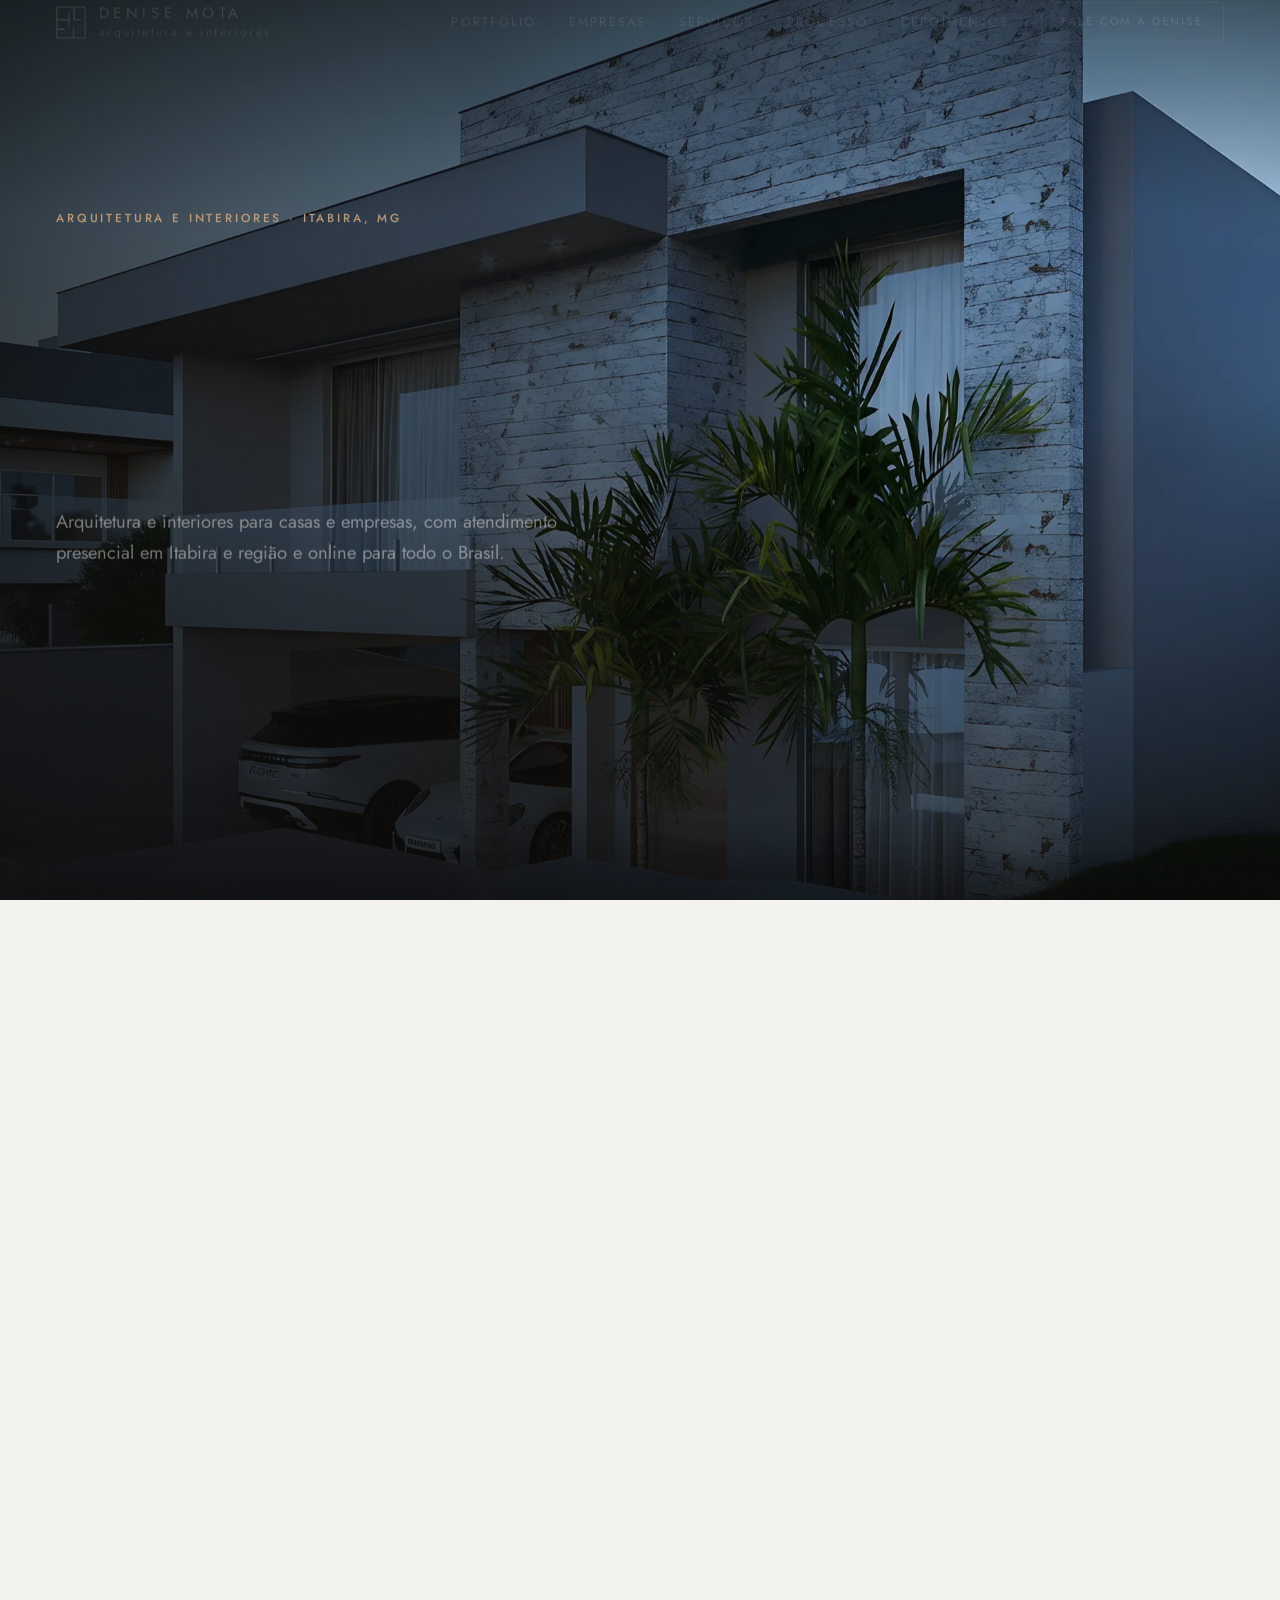
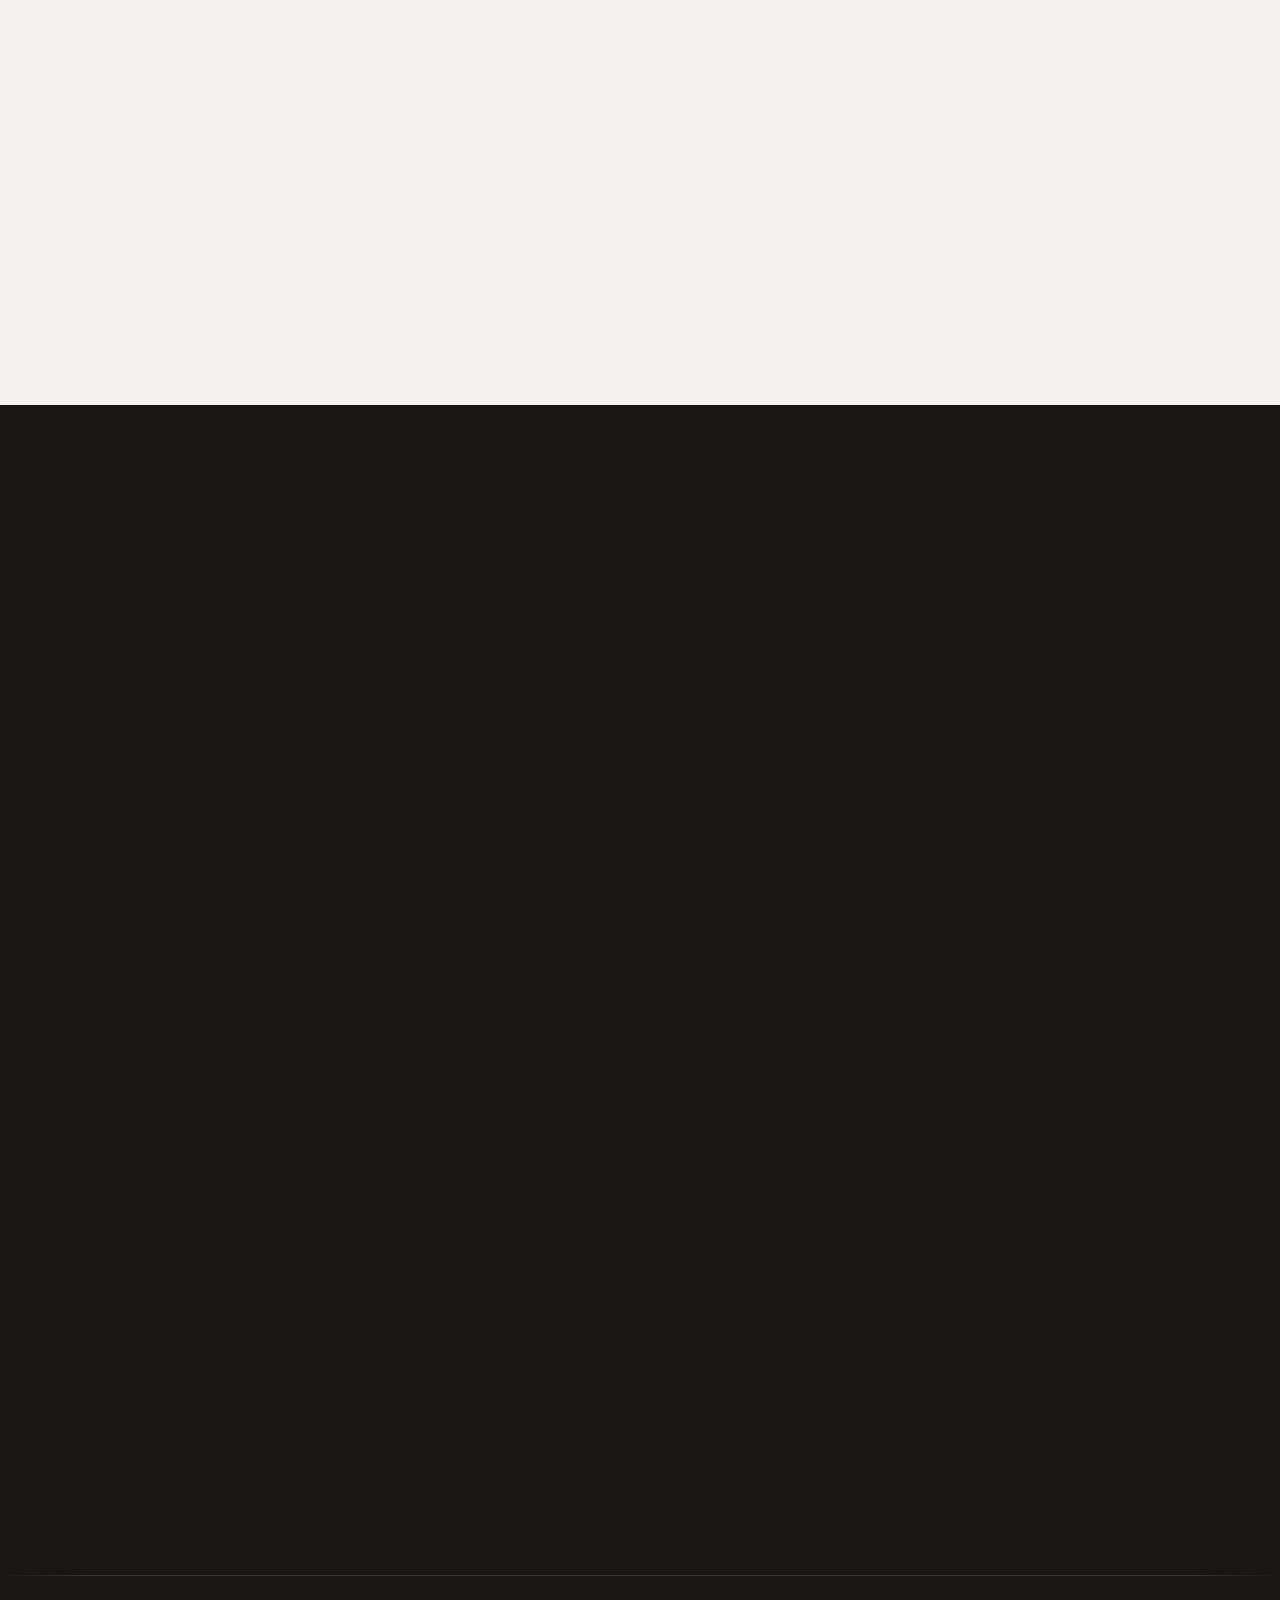
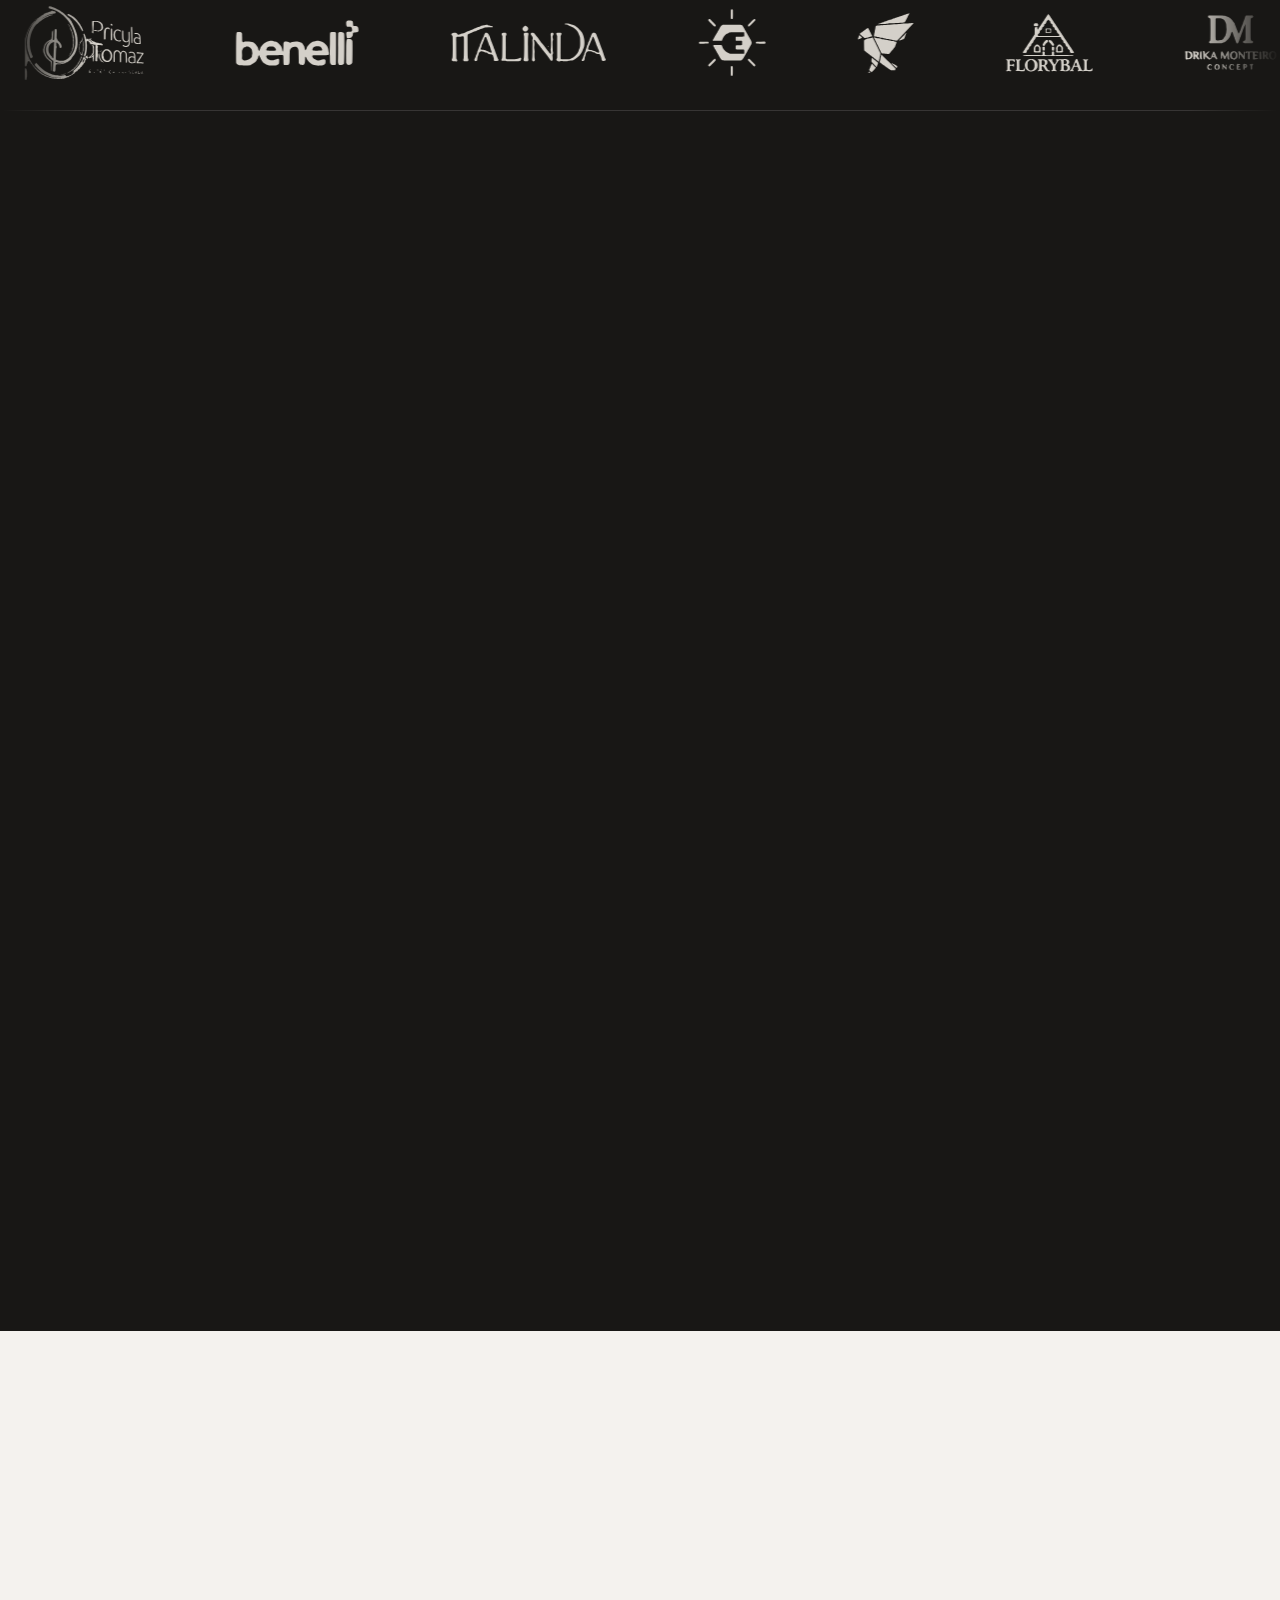
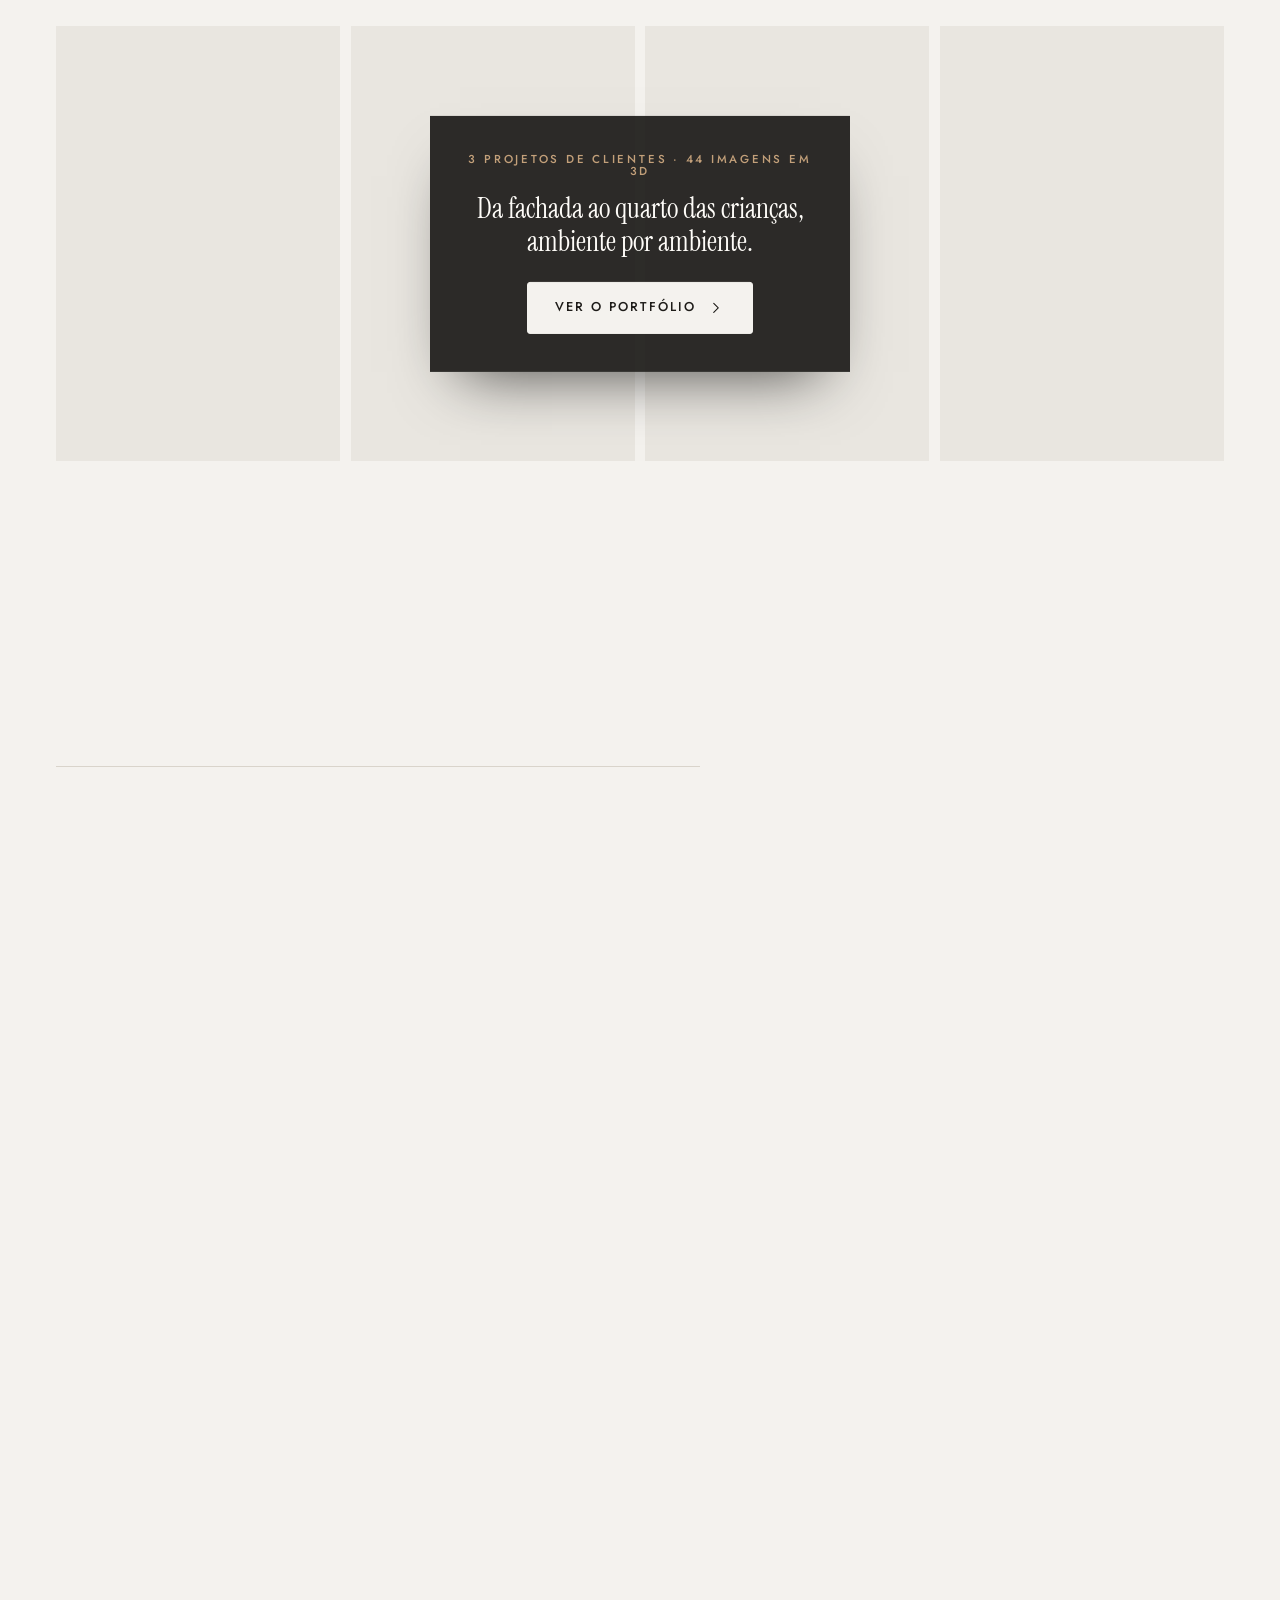
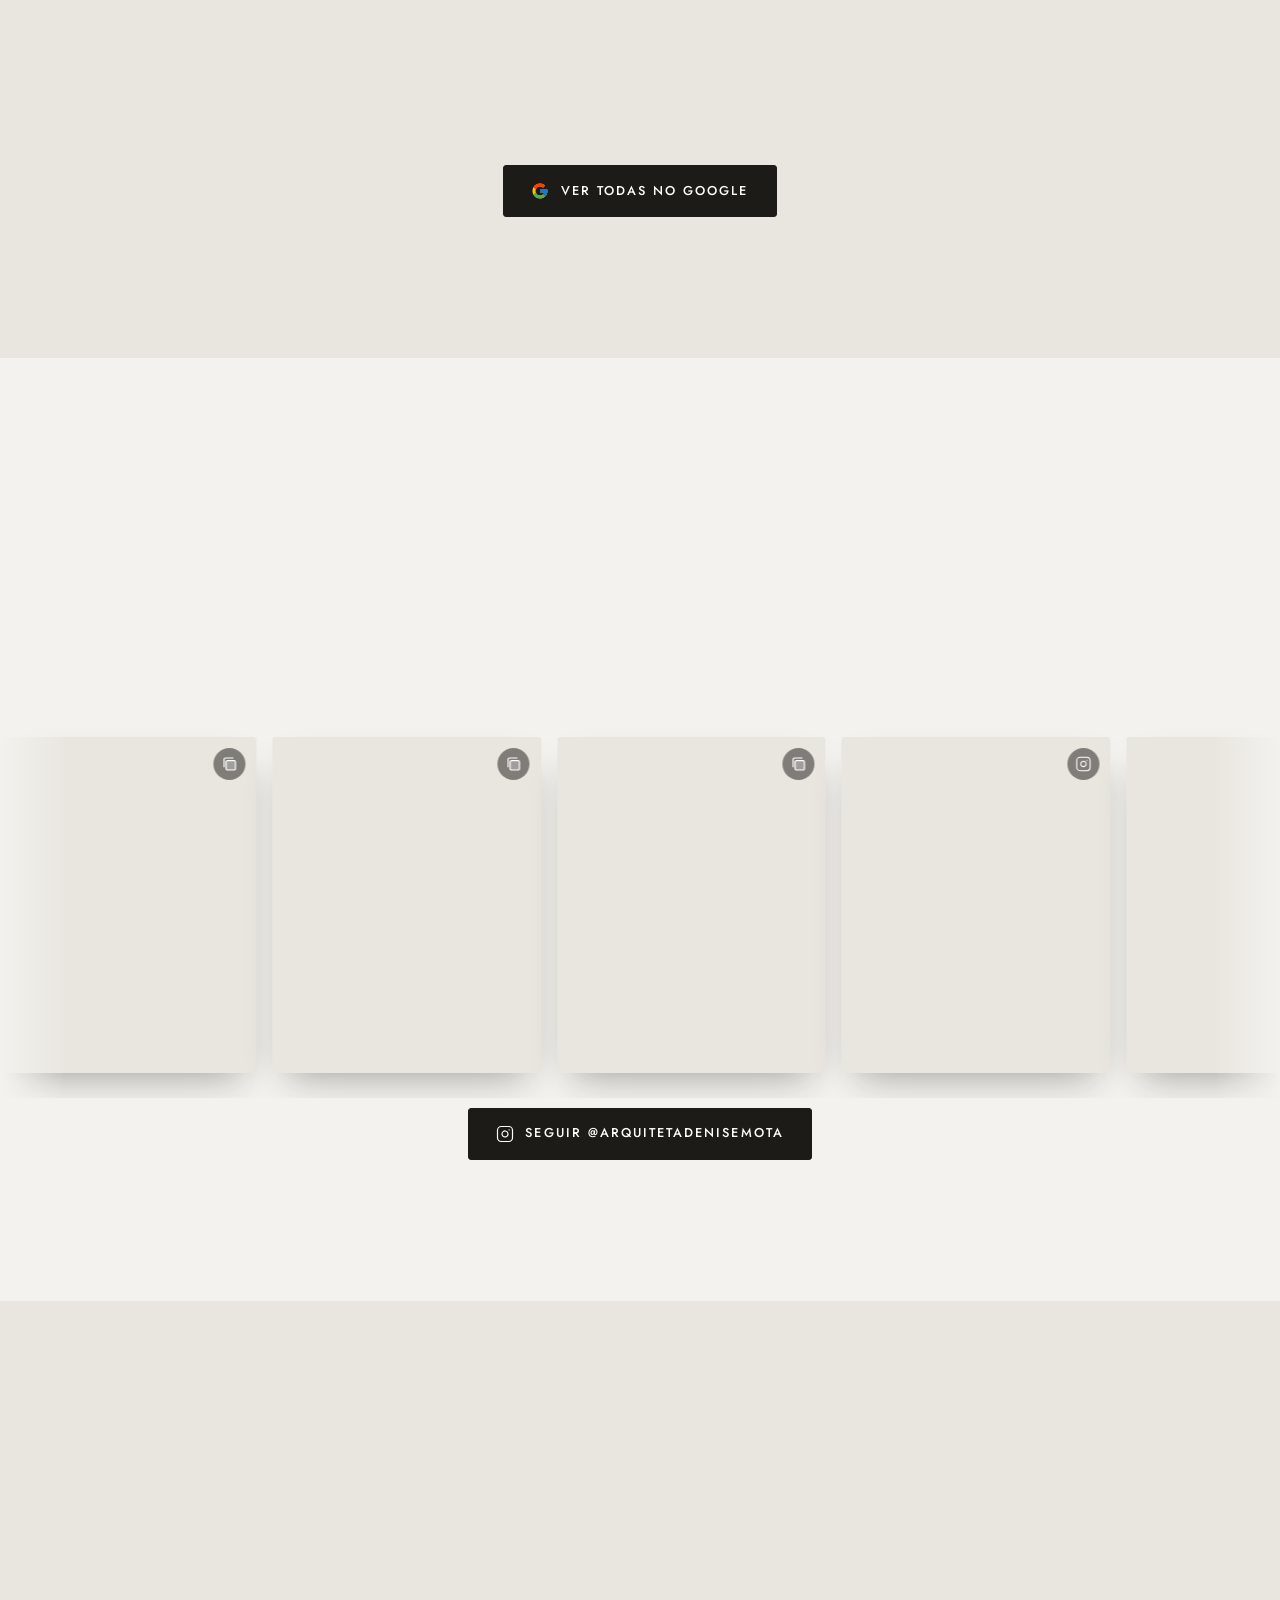
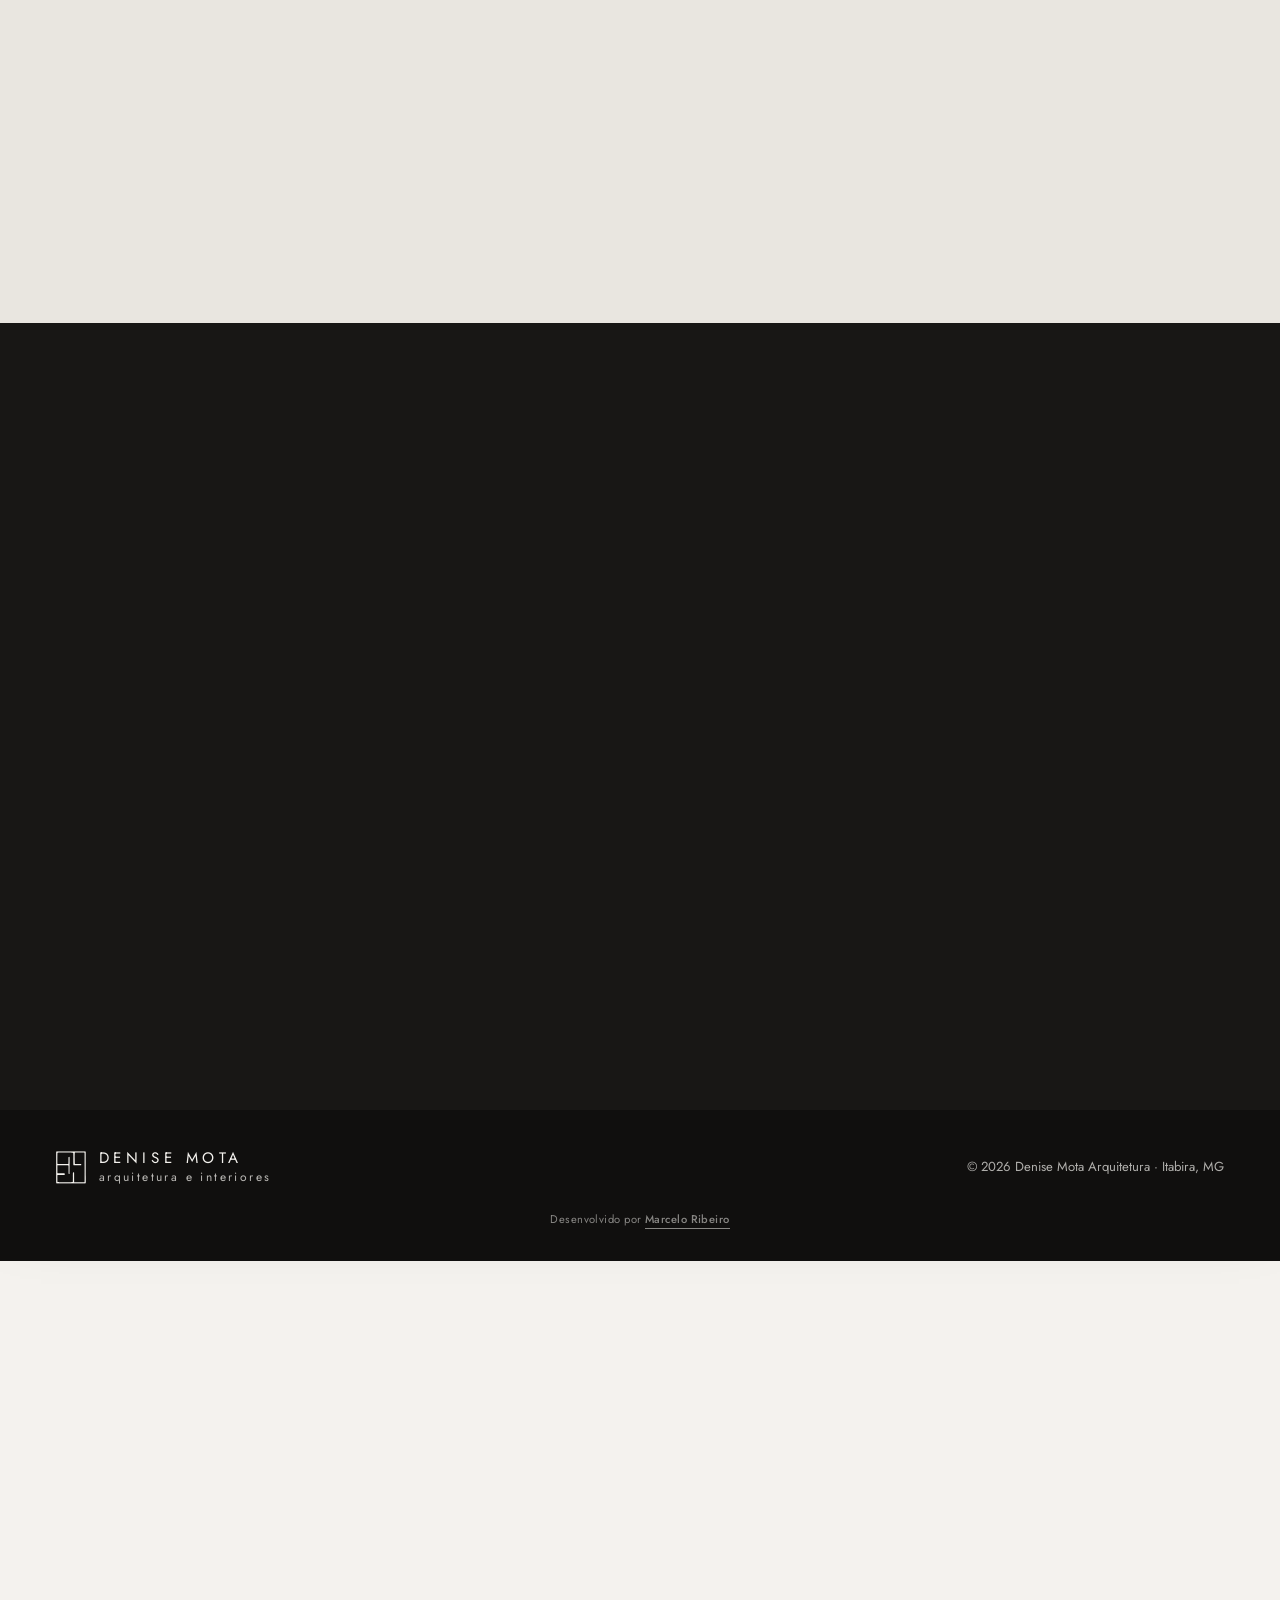
<file: luz.html>
<!doctype html>
<html lang="pt-BR">
<head>
<meta charset="utf-8">
<meta name="viewport" content="width=device-width, initial-scale=1">
<meta name="robots" content="noindex">
<!-- a página do interruptor de luz virou a principal em 08/11/2026; este endereço só leva pra lá -->
<meta http-equiv="refresh" content="0; url=./">
<link rel="canonical" href="https://marcel0gs.github.io/denise-mota-arquitetura/">
<title>Denise Mota Arquitetura</title>
</head>
<body><a href="./">Denise Mota Arquitetura</a></body>
</html>
</file>
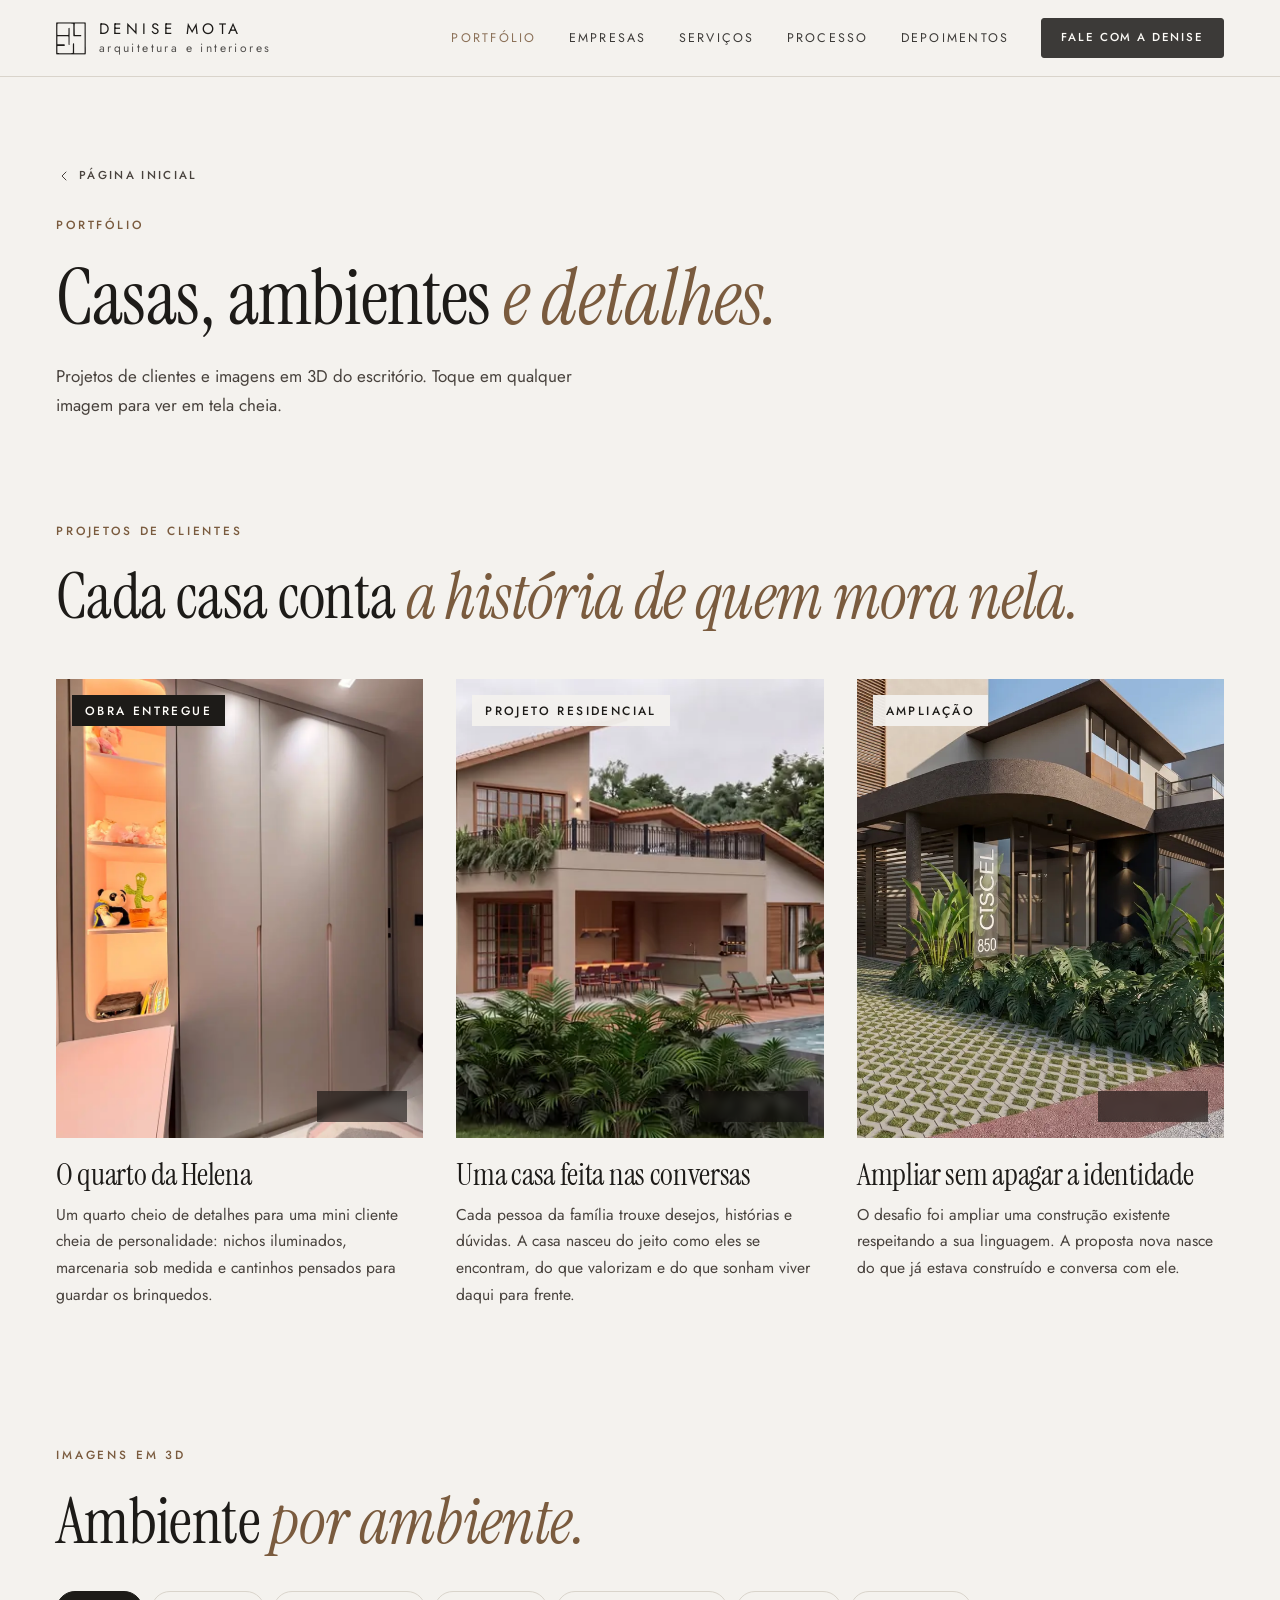
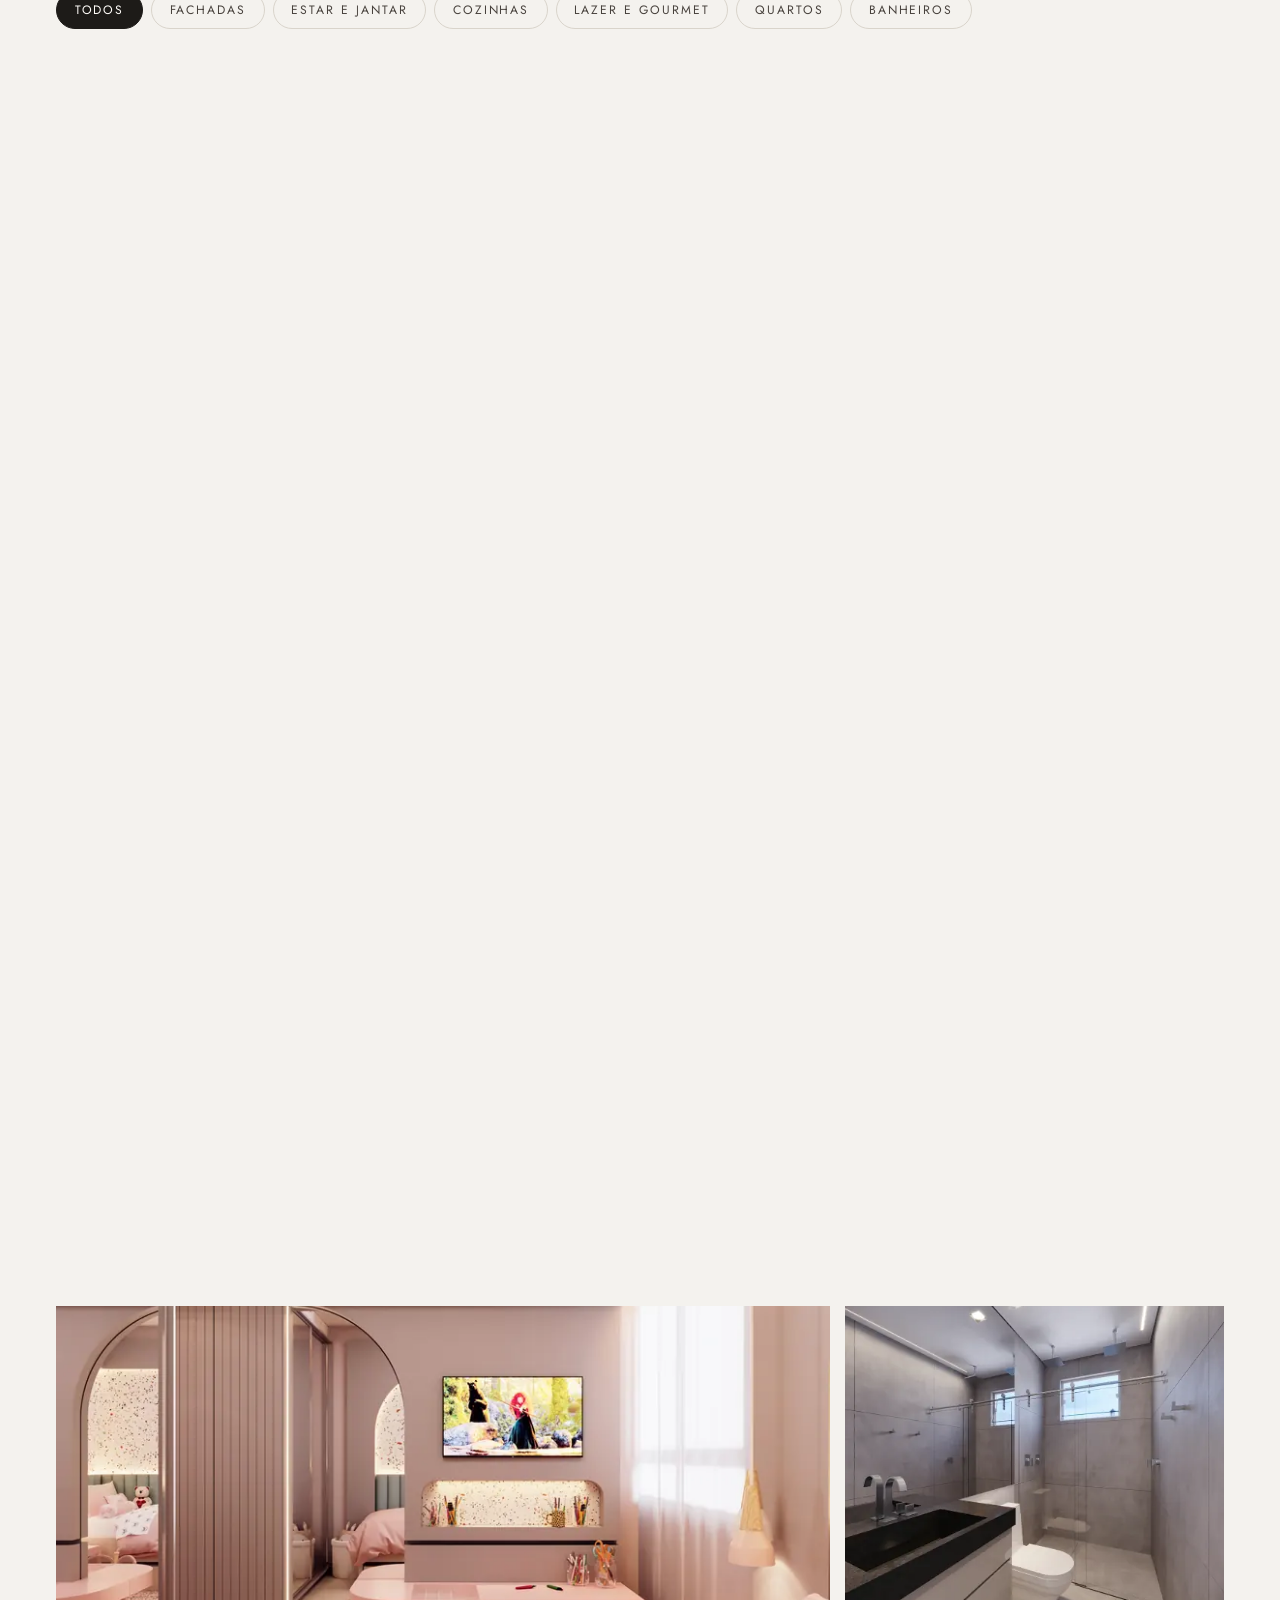
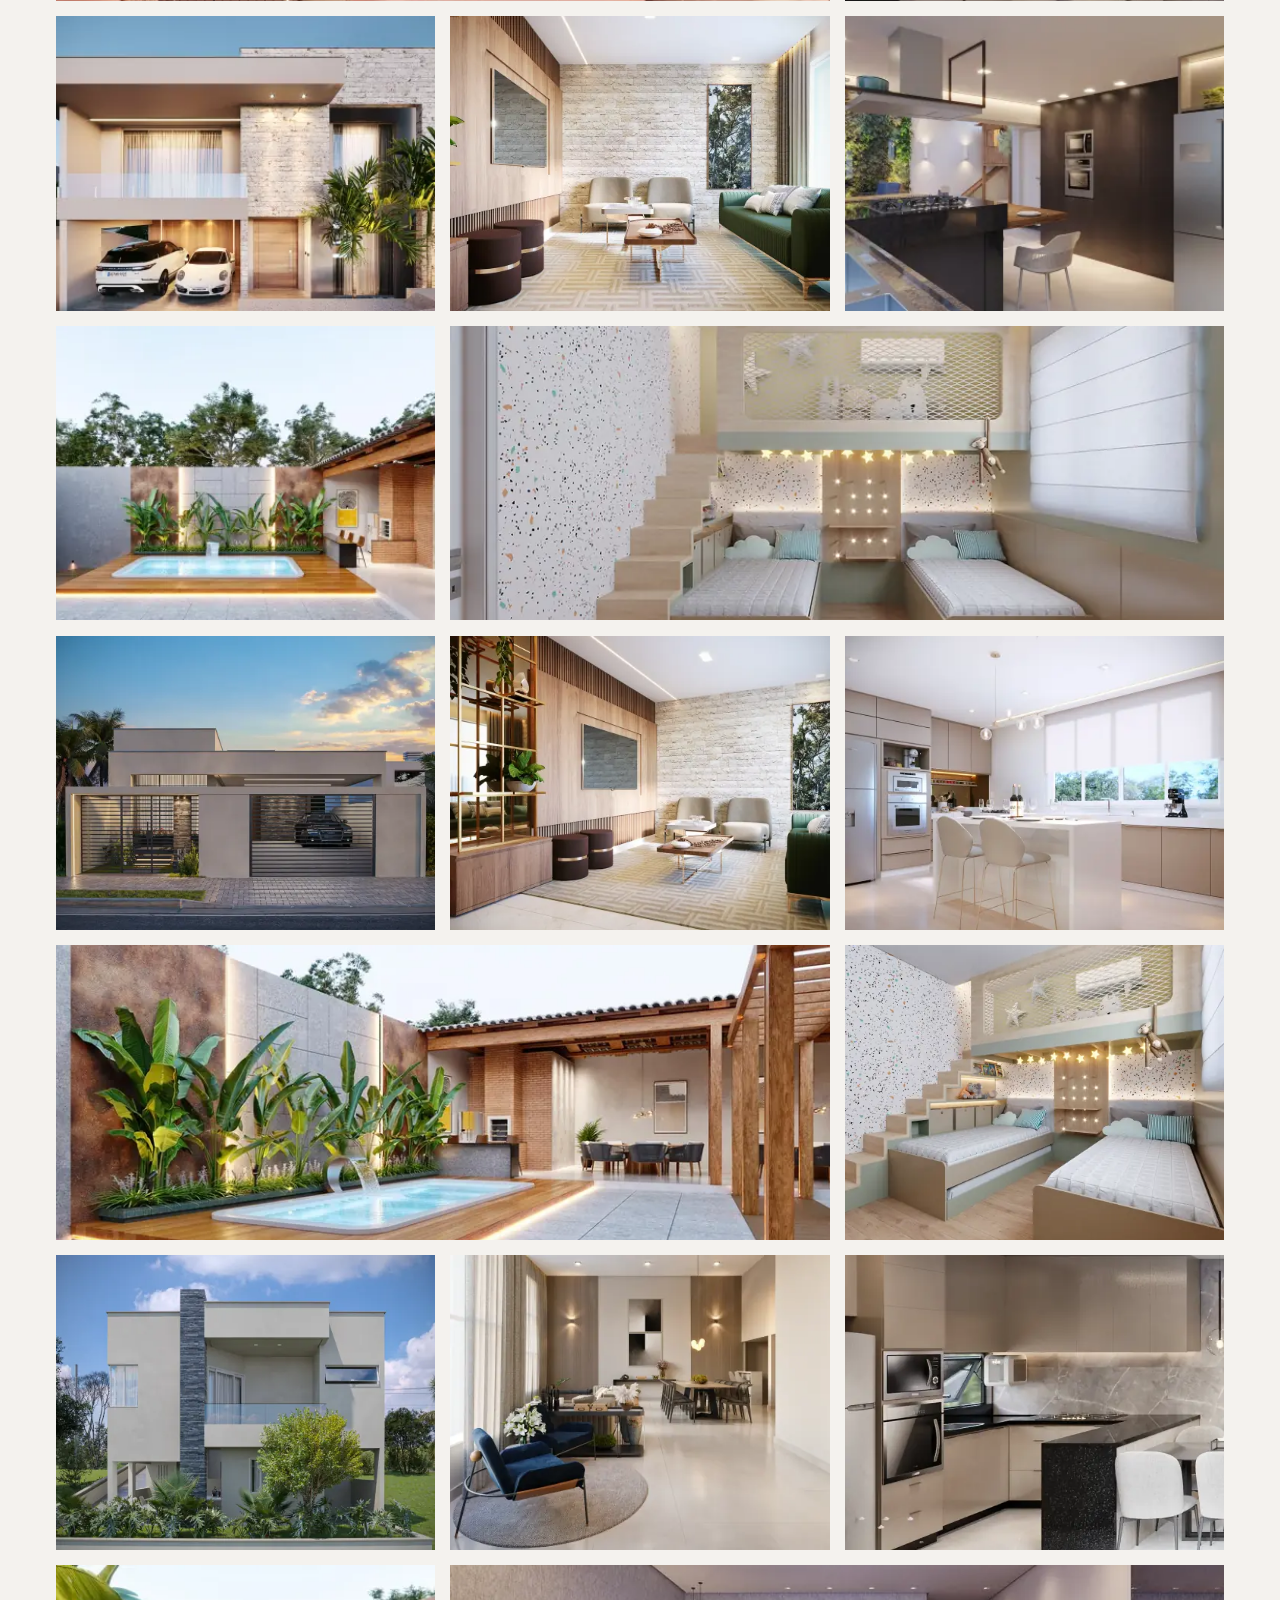
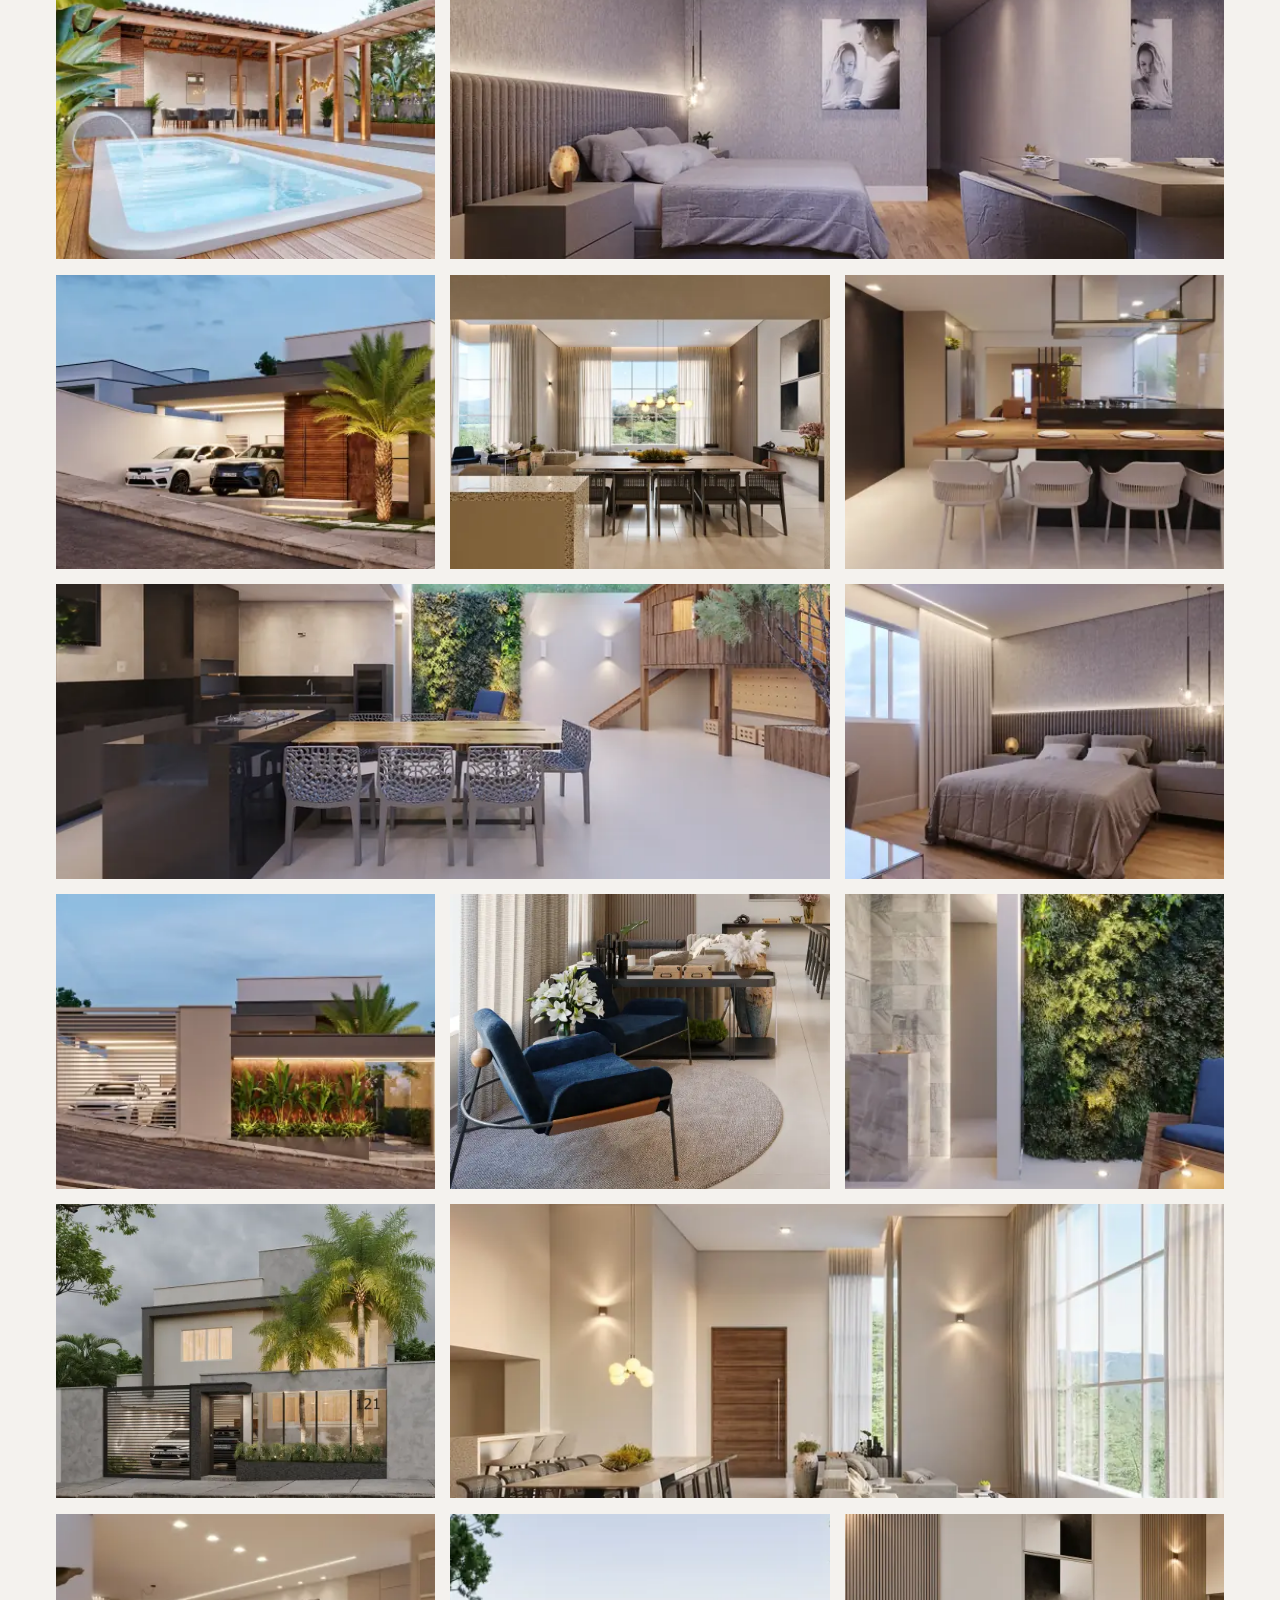
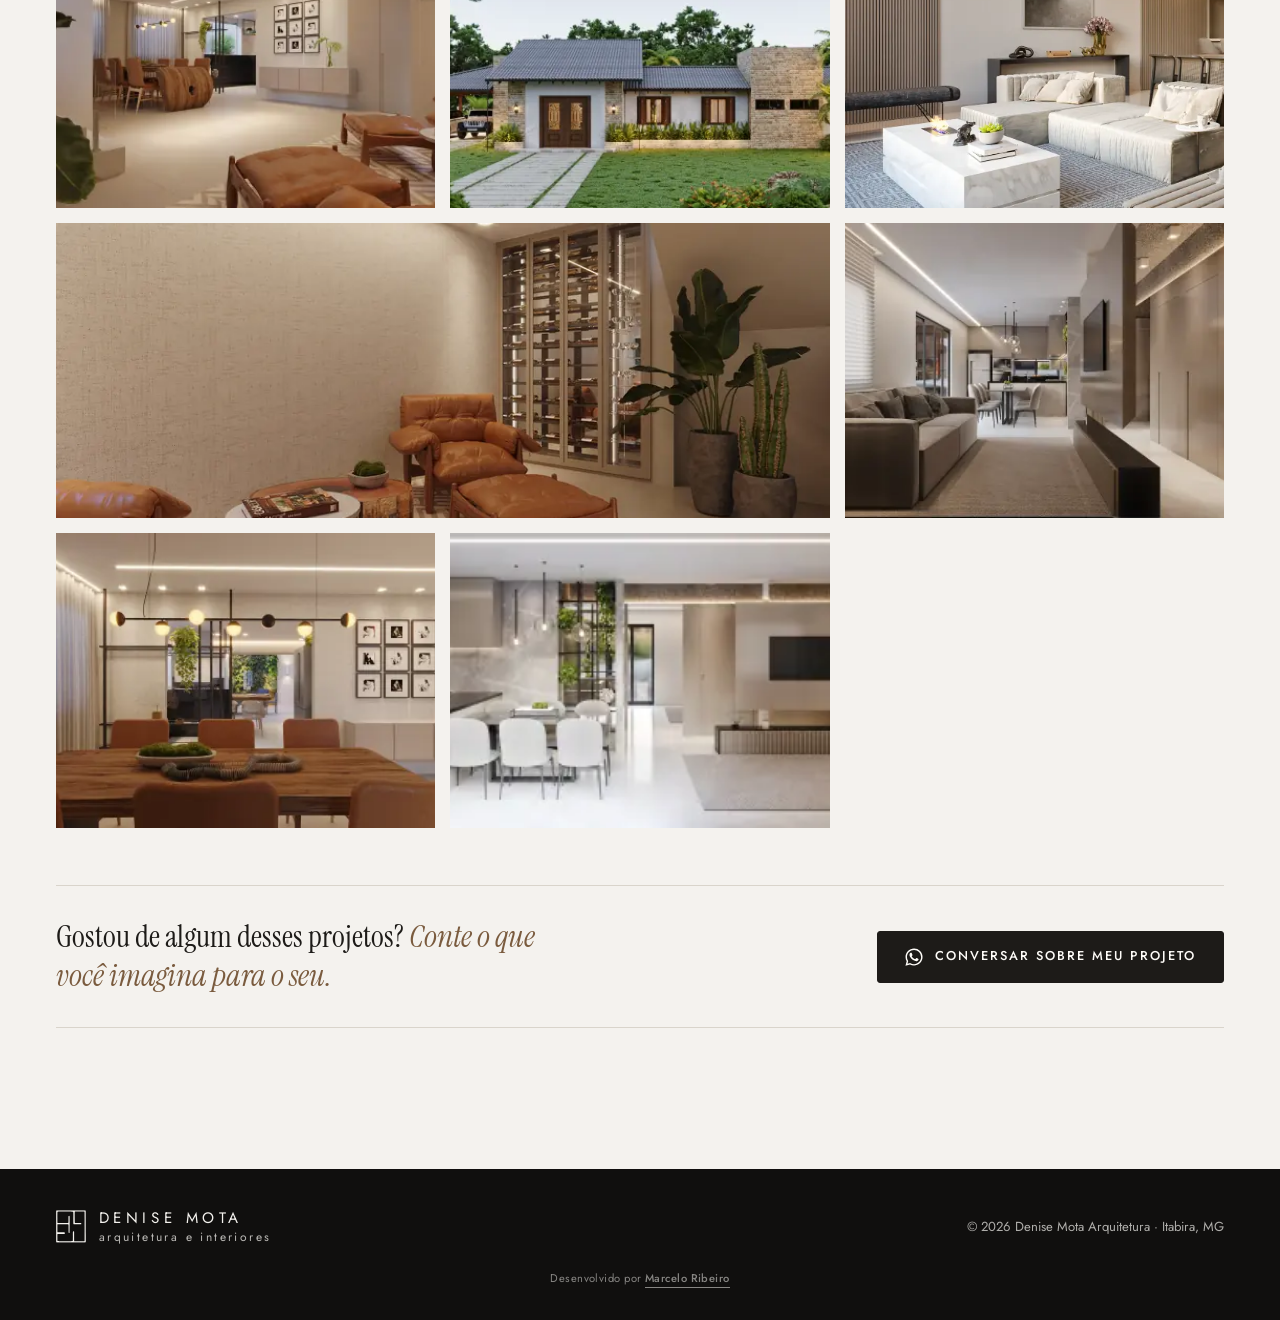
<file: portfolio.html>
<!doctype html>
<html lang="pt-BR">
<head>
<meta charset="utf-8">
<meta name="viewport" content="width=device-width, initial-scale=1">
<script>document.documentElement.classList.add('js');</script>
<title>Portfólio | Denise Mota Arquitetura, Itabira, MG</title>
<meta name="description" content="44 imagens em 3D de projetos residenciais de Denise Mota Arquitetura: fachadas, salas, cozinhas, áreas de lazer, quartos e banheiros. Itabira, MG.">
<link rel="canonical" href="https://marcel0gs.github.io/denise-mota-arquitetura/portfolio.html">
<meta property="og:type" content="website">
<meta property="og:title" content="Portfólio | Denise Mota Arquitetura">
<meta property="og:description" content="Imagens em 3D de fachadas, salas, cozinhas, áreas de lazer, quartos e banheiros.">
<meta property="og:url" content="https://marcel0gs.github.io/denise-mota-arquitetura/portfolio.html">
<meta property="og:image" content="https://marcel0gs.github.io/denise-mota-arquitetura/assets/img/og-portfolio-1200.jpg">
<meta property="og:image:width" content="1200">
<meta property="og:image:height" content="630">
<meta name="twitter:card" content="summary_large_image">
<meta property="og:locale" content="pt_BR">
<meta name="theme-color" content="#181715">
<link rel="icon" href="assets/img/favicon.svg" type="image/svg+xml">
<link rel="preconnect" href="https://fonts.googleapis.com">
<link rel="preconnect" href="https://fonts.gstatic.com" crossorigin>
<link href="https://fonts.googleapis.com/css2?family=Instrument+Serif:ital@0;1&family=Jost:wght@300;400;500&display=swap" rel="stylesheet">
<link rel="stylesheet" href="assets/site.css?v=8">
</head>
<body>
<a class="skip" href="#conteudo">Pular para o conteúdo</a>

<svg width="0" height="0" style="position:absolute" aria-hidden="true">
  <symbol id="marca" viewBox="87 107 366 398"><path fill-rule="evenodd" pathLength="1" d="M91.5 111.5L89 113.9 89 304.3C89 494.6,89 494.7,91 497.3C92.2 498.8,94.5 500.2,96.3 500.5C99.4 501,224.8 501.7,368.2 502C449.7 502.2,445 502.6,449.2 495C451 491.6,451 488.8,450.4 413.5C450 370.6,449.7 285.7,449.6 224.8L449.5 114.2 447.1 111.6L444.7 109 269.3 109L93.9 109 91.5 111.5M110 124.7C108.1 124.9,105.9 125.8,105.3 126.7C103.7 128.8,103.4 257,105 260C105.5 261,107.5 262.3,109.2 262.8C113.2 264,231.6 263.8,234.3 262.6C238.7 260.5,239 258.2,239 219.2C239 182.6,239 182.3,241.3 179C242.5 177.2,244.2 175.2,245.1 174.7C247.6 173.2,251.8 176.5,253 181C254.2 185.3,253.6 375.3,252.4 380.8C251.1 387,245.7 387.4,242.1 381.6C240.1 378.4,240 376.9,240 333.8C240 309.3,239.7 287.8,239.4 286.1C238.1 279.6,240.4 279.9,171.3 279.1C119.4 278.5,108.1 278.6,106.3 279.7L104 281 104 327.1C104 356.9,104.4 373.8,105 375.1C106 376.9,107.6 377,147.1 377L188.2 377 191.6 380.4C195.7 384.5,196.1 388.6,192.8 393L190.6 396 148.9 396C112.3 396,107 396.2,105.6 397.6C104.2 399,104 404.3,104 440.9C104 472.7,104.3 483,105.3 484.3C106.4 485.9,112.2 486,179.5 486C296.1 486.1,289.6 486.2,291.4 484.4C292.8 483,293 476.3,293 425.6C293 369.1,293 368.2,295.1 365.6C297.8 362.1,301.4 362.2,305.1 365.9L308 368.8 308 426.2C308 460.6,308.4 484.1,309 485C309.8 486.3,317.5 486.5,370.2 486.2C413.9 485.9,431.2 485.5,433 484.7L435.5 483.5 435.8 305.4C436 140.6,435.9 127.1,434.3 125.9C433 124.7,422.6 124.5,375.8 124.5C322 124.5,318.8 124.6,317.5 126.3C315.3 129.3,314.7 151.7,315.5 206.7C316 247.7,316.4 258.9,317.5 260.6C318.7 262.5,320.2 262.8,332 263.5C339.2 263.9,352.3 263.9,361 263.5C380.6 262.6,391.4 263.4,394.1 266.1C397.1 269.1,396.7 275.3,393.3 277.6C390.7 279.4,388.2 279.5,348 279.1C305.2 278.8,301.6 278.5,299.6 275.1C298.6 273.6,297.8 242.1,298.2 221C298.4 210.3,298.5 185.5,298.5 166C298.5 133.7,298.3 130.3,296.7 127.9C295 125.4,294.6 125.3,281.3 124.7C267.1 124,116.1 124,110 124.7"/></symbol>
  <symbol id="i-zap" viewBox="0 0 24 24"><path fill="currentColor" d="M17.47 14.38c-.3-.15-1.76-.87-2.03-.97-.27-.1-.47-.15-.67.15-.2.3-.77.97-.94 1.17-.17.2-.35.22-.65.07-.3-.15-1.26-.46-2.4-1.48-.89-.79-1.49-1.77-1.66-2.07-.17-.3-.02-.46.13-.61.13-.13.3-.35.45-.52.15-.17.2-.3.3-.5.1-.2.05-.37-.02-.52-.08-.15-.67-1.62-.92-2.22-.24-.58-.49-.5-.67-.51h-.57c-.2 0-.52.07-.79.37-.27.3-1.04 1.02-1.04 2.48 0 1.46 1.07 2.88 1.21 3.07.15.2 2.1 3.2 5.08 4.49.71.31 1.26.49 1.69.63.71.23 1.36.2 1.87.12.57-.09 1.76-.72 2.01-1.41.25-.7.25-1.29.17-1.41-.07-.13-.27-.2-.57-.35M12.05 21.5h-.01a9.4 9.4 0 0 1-4.8-1.31l-.34-.2-3.57.93.95-3.48-.22-.36a9.38 9.38 0 0 1-1.44-5.01c0-5.19 4.23-9.41 9.43-9.41 2.52 0 4.88.98 6.66 2.76a9.35 9.35 0 0 1 2.76 6.66c0 5.19-4.23 9.42-9.42 9.42m8.02-17.44A11.27 11.27 0 0 0 12.05.75C5.8.75.71 5.84.71 12.09c0 2 .52 3.95 1.52 5.66L.62 23.62l6.01-1.58a11.33 11.33 0 0 0 5.42 1.38h.01c6.25 0 11.34-5.09 11.34-11.34 0-3.03-1.18-5.88-3.32-8.02"/></symbol>
  <symbol id="i-setas" viewBox="0 0 24 24"><path fill="none" stroke="currentColor" stroke-width="1.5" stroke-linecap="round" stroke-linejoin="round" d="m8 7-5 5 5 5M16 7l5 5-5 5"/></symbol>
  <symbol id="i-esq" viewBox="0 0 24 24"><path fill="none" stroke="currentColor" stroke-width="1.5" stroke-linecap="round" stroke-linejoin="round" d="m15 18-6-6 6-6"/></symbol>
  <symbol id="i-dir" viewBox="0 0 24 24"><path fill="none" stroke="currentColor" stroke-width="1.5" stroke-linecap="round" stroke-linejoin="round" d="m9 18 6-6-6-6"/></symbol>
  <symbol id="i-x" viewBox="0 0 24 24"><path fill="none" stroke="currentColor" stroke-width="1.5" stroke-linecap="round" d="M18 6 6 18M6 6l12 12"/></symbol>
  <symbol id="i-aspas" viewBox="0 0 24 24"><g fill="none" stroke="currentColor" stroke-width="1.4" stroke-linecap="round" stroke-linejoin="round"><path d="M16 3a2 2 0 0 0-2 2v6a2 2 0 0 0 2 2 1 1 0 0 1 1 1v1a2 2 0 0 1-2 2 1 1 0 0 0-1 1v2a1 1 0 0 0 1 1 6 6 0 0 0 6-6V5a2 2 0 0 0-2-2z"/><path d="M5 3a2 2 0 0 0-2 2v6a2 2 0 0 0 2 2 1 1 0 0 1 1 1v1a2 2 0 0 1-2 2 1 1 0 0 0-1 1v2a1 1 0 0 0 1 1 6 6 0 0 0 6-6V5a2 2 0 0 0-2-2z"/></g></symbol>
  <symbol id="i-insta" viewBox="0 0 24 24"><g fill="none" stroke="currentColor" stroke-width="1.6" stroke-linecap="round" stroke-linejoin="round"><rect width="20" height="20" x="2" y="2" rx="5"/><path d="M16 11.37A4 4 0 1 1 12.63 8 4 4 0 0 1 16 11.37z"/><path d="M17.5 6.5h.01"/></g></symbol>
  <symbol id="i-play" viewBox="0 0 24 24"><path fill="currentColor" d="M7 4.5v15a1 1 0 0 0 1.5.86l12.5-7.5a1 1 0 0 0 0-1.72L8.5 3.64A1 1 0 0 0 7 4.5z"/></symbol>
  <symbol id="i-carrossel" viewBox="0 0 24 24"><g fill="none" stroke="currentColor" stroke-width="1.8"><rect x="7" y="7" width="14" height="14" rx="2" fill="currentColor" fill-opacity=".25"/><path d="M4 17V5a2 2 0 0 1 2-2h12"/></g></symbol>
  <symbol id="i-google" viewBox="0 0 48 48"><path fill="#FFC107" d="M43.6 20.1H42V20H24v8h11.3c-1.6 4.7-6.1 8-11.3 8-6.6 0-12-5.4-12-12s5.4-12 12-12c3.1 0 5.8 1.2 8 3l5.7-5.7C34 6.1 29.3 4 24 4 13 4 4 13 4 24s9 20 20 20 20-9 20-20c0-1.3-.1-2.6-.4-3.9z"/><path fill="#FF3D00" d="m6.3 14.7 6.6 4.8C14.7 15.1 19 12 24 12c3.1 0 5.8 1.2 8 3l5.7-5.7C34 6.1 29.3 4 24 4 16.3 4 9.7 8.3 6.3 14.7z"/><path fill="#4CAF50" d="M24 44c5.2 0 9.9-2 13.4-5.2l-6.2-5.2c-2 1.5-4.5 2.4-7.2 2.4-5.2 0-9.6-3.3-11.3-7.9l-6.5 5C9.5 39.6 16.2 44 24 44z"/><path fill="#1976D2" d="M43.6 20.1H42V20H24v8h11.3c-.8 2.2-2.2 4.2-4.1 5.6l6.2 5.2C37 39.2 44 34 44 24c0-1.3-.1-2.6-.4-3.9z"/></symbol>
  <symbol id="i-pino" viewBox="0 0 24 24"><path d="M20 10c0 4.99-5.54 10.19-7.4 11.8a1 1 0 0 1-1.2 0C9.54 20.19 4 14.99 4 10a8 8 0 0 1 16 0"/><circle cx="12" cy="10" r="3"/></symbol>
  <symbol id="i-relogio" viewBox="0 0 24 24"><circle cx="12" cy="12" r="10"/><path d="M12 6v6l4 2"/></symbol>
  <symbol id="i-fone" viewBox="0 0 24 24"><path d="M13.83 16.57a1 1 0 0 0 1.21-.3l.36-.47A2 2 0 0 1 17 15h3a2 2 0 0 1 2 2v3a2 2 0 0 1-2 2A18 18 0 0 1 2 4a2 2 0 0 1 2-2h3a2 2 0 0 1 2 2v3a2 2 0 0 1-.8 1.6l-.47.35a1 1 0 0 0-.29 1.23 14 14 0 0 0 6.39 6.39"/></symbol>
  <symbol id="i-mail" viewBox="0 0 24 24"><path d="m22 7-8.99 5.73a2 2 0 0 1-2.02 0L2 7"/><rect x="2" y="4" width="20" height="16" rx="2"/></symbol>
</svg>

<header class="topo solido" id="topo">
  <div class="wrap">
    <a class="marca" href="index.html" aria-label="Denise Mota Arquitetura, página inicial">
      <svg viewBox="0 0 366 398" aria-hidden="true"><use href="#marca" width="366" height="398"/></svg>
      <span>Denise Mota<small>arquitetura e interiores</small></span>
    </a>
    <nav class="nav" id="menu" aria-label="Seções">
      <a href="portfolio.html" aria-current="page">Portfólio</a>
      <a href="index.html#empresas">Empresas</a>
      <a href="index.html#servicos">Serviços</a>
      <a href="index.html#processo">Processo</a>
      <a href="index.html#depoimentos">Depoimentos</a>
      <a class="btn" href="https://wa.me/5531971633335?text=Ol%C3%A1%2C%20Denise!%20Vi%20seu%20site%20e%20gostaria%20de%20conversar%20sobre%20um%20projeto." target="_blank" rel="noopener">Fale<span class="so-desk">&nbsp;com a Denise</span></a>
    </nav>
    <button class="menu-btn" type="button" aria-expanded="false" aria-controls="menu" aria-label="Abrir menu"><span></span><span></span><span></span></button>
  </div>
</header>

<main id="conteudo">
<section class="cabeca-portfolio">
  <div class="wrap">
    <div class="revela">
      <a class="voltar" href="index.html"><svg aria-hidden="true"><use href="#i-esq"/></svg>Página inicial</a>
      <p class="rotulo">Portfólio</p>
      <h1>Casas, ambientes <em>e detalhes.</em></h1>
      <p class="intro-texto">Projetos de clientes e imagens em 3D do escritório. Toque em qualquer imagem para ver em tela cheia.</p>
    </div>
  </div>
</section>

<section class="clientes" id="clientes">
  <div class="wrap">
    <div class="revela">
      <p class="rotulo">Projetos de clientes</p>
      <h2>Cada casa conta <em>a história de quem mora nela.</em></h2>
    </div>
    <div class="casos">
      <button class="caso revela" type="button" data-caso="helena">
        <span class="capa"><img src="assets/img/helena-01-800.webp" alt="Quarto infantil com nichos iluminados e armário sob medida" loading="lazy"><span class="tag real">Obra entregue</span><span class="qtd">6 fotos</span></span>
        <h3>O quarto da Helena</h3>
        <p>Um quarto cheio de detalhes para uma mini cliente cheia de personalidade: nichos iluminados, marcenaria sob medida e cantinhos pensados para guardar os brinquedos.</p>
      </button>
      <button class="caso revela" type="button" data-caso="casa">
        <span class="capa"><img src="assets/img/casa-01-800.webp" alt="Casa de campo com telhado de cerâmica, varandas e jardim" loading="lazy" style="object-position:60% 50%"><span class="tag">Projeto residencial</span><span class="qtd">7 imagens</span></span>
        <h3>Uma casa feita nas conversas</h3>
        <p>Cada pessoa da família trouxe desejos, histórias e dúvidas. A casa nasceu do jeito como eles se encontram, do que valorizam e do que sonham viver daqui para frente.</p>
      </button>
      <button class="caso revela" type="button" data-caso="ampliacao">
        <span class="capa"><img src="assets/img/ampliacao-02-800.webp" alt="Fachada contemporânea com marquise curva e jardim tropical na entrada" loading="lazy"><span class="tag">Ampliação</span><span class="qtd">4 imagens</span></span>
        <h3>Ampliar sem apagar a identidade</h3>
        <p>O desafio foi ampliar uma construção existente respeitando a sua linguagem. A proposta nova nasce do que já estava construído e conversa com ele.</p>
      </button>
    </div>
  </div>
</section>

<section class="projetos" id="ambientes">
  <div class="wrap">
    <div class="revela">
      <p class="rotulo">Imagens em 3D</p>
      <h2>Ambiente <em>por ambiente.</em></h2>
    </div>
    <div class="filtros" role="group" aria-label="Filtrar projetos" id="filtros">
      <button type="button" data-cat="todos" aria-pressed="true">Todos</button>
      <button type="button" data-cat="fachada" aria-pressed="false">Fachadas</button>
      <button type="button" data-cat="estar" aria-pressed="false">Estar e jantar</button>
      <button type="button" data-cat="cozinha" aria-pressed="false">Cozinhas</button>
      <button type="button" data-cat="lazer" aria-pressed="false">Lazer e gourmet</button>
      <button type="button" data-cat="quarto" aria-pressed="false">Quartos</button>
      <button type="button" data-cat="banho" aria-pressed="false">Banheiros</button>
    </div>
    <div class="grade" id="grade" aria-live="polite"></div>
    <noscript><p>As imagens do portfólio precisam de JavaScript. Elas também estão no <a href="https://www.instagram.com/arquitetadenisemota/">Instagram da Denise</a>.</p></noscript>
    <div class="convite revela">
      <p>Gostou de algum desses projetos? <em>Conte o que você imagina para o seu.</em></p>
      <a class="btn" href="https://wa.me/5531971633335?text=Ol%C3%A1%2C%20Denise!%20Vi%20os%20projetos%20no%20seu%20site%20e%20gostaria%20de%20conversar%20sobre%20o%20meu." target="_blank" rel="noopener"><svg aria-hidden="true"><use href="#i-zap"/></svg>Conversar sobre meu projeto</a>
    </div>
  </div>
</section>

<dialog class="foto-cheia" id="foto-cheia" aria-label="Imagem do projeto em tela cheia">
  <header><span id="fc-cat"></span><button type="button" id="fc-fechar" aria-label="Fechar"><svg aria-hidden="true"><use href="#i-x"/></svg></button></header>
  <figure id="fc-fig"><img id="fc-img" alt=""></figure>
  <footer><span id="fc-n"></span><div class="setas"><button type="button" id="fc-ant" aria-label="Imagem anterior"><svg aria-hidden="true"><use href="#i-esq"/></svg></button><button type="button" id="fc-prox" aria-label="Próxima imagem"><svg aria-hidden="true"><use href="#i-dir"/></svg></button></div></footer>
</dialog>
</main>

<footer class="rodape">
  <div class="wrap">
    <a class="marca" href="index.html"><svg viewBox="0 0 366 398" aria-hidden="true"><use href="#marca" width="366" height="398"/></svg><span>Denise Mota<small>arquitetura e interiores</small></span></a>
    <span>© <span id="ano">2026</span> Denise Mota Arquitetura · Itabira, MG</span>
  </div>
  <p class="assinatura">Desenvolvido por <a href="https://marcel0gs.github.io/marcelo-ribeiro-digital/" target="_blank" rel="noopener">Marcelo Ribeiro</a></p>
</footer>

<aside aria-label="Atalho do WhatsApp"><a class="zap" id="zap" href="https://wa.me/5531971633335?text=Ol%C3%A1%2C%20Denise!%20Vi%20o%20portf%C3%B3lio%20no%20seu%20site%20e%20gostaria%20de%20conversar%20sobre%20o%20meu%20projeto." target="_blank" rel="noopener" aria-label="Conversar com a Denise no WhatsApp"><svg aria-hidden="true"><use href="#i-zap"/></svg></a></aside>

<script src="assets/menu.js?v=1"></script>
<script src="assets/tela-cheia.js?v=1"></script>
<script>
(() => {
  const $ = (s) => document.querySelector(s);

  // revelar ao entrar na tela
  const io = new IntersectionObserver((es) => es.forEach(e => { if (e.isIntersecting) { e.target.classList.add('is-visible'); io.unobserve(e.target); } }), { rootMargin: '0px 0px -2% 0px' });
  document.querySelectorAll('.revela').forEach((el) => io.observe(el));

  // o botão do WhatsApp aparece depois do título
  const zap = $('#zap');
  const quadro = () => zap.classList.toggle('ativo', scrollY > 240);
  addEventListener('scroll', quadro, { passive: true });
  quadro();

  // grade: abre com todas as imagens, os filtros recortam por ambiente
  const nomes = { fachada: 'Fachada', estar: 'Estar e jantar', cozinha: 'Cozinha', lazer: 'Lazer e gourmet', quarto: 'Quarto', banho: 'Banheiro' };
  const alts = { fachada: 'Fachada residencial', estar: 'Sala de estar e jantar', cozinha: 'Cozinha planejada', lazer: 'Área de lazer e espaço gourmet', quarto: 'Quarto', banho: 'Banheiro' };
  const qtd = { fachada: 9, estar: 11, cozinha: 6, lazer: 10, quarto: 6, banho: 2 };
  const todas = [];
  for (const cat in qtd) for (let i = 1; i <= qtd[cat]; i++) todas.push({ cat, f: cat + '-' + String(i).padStart(2, '0'), nome: nomes[cat], alt: alts[cat] + ' projetada por Denise Mota' });
  // em "Todos" os ambientes vêm intercalados, para a grade não abrir com nove fachadas seguidas
  const porCat = Object.keys(qtd).map(c => todas.filter(x => x.cat === c));
  const misturadas = [];
  for (let i = 0; misturadas.length < todas.length; i++) porCat.forEach(l => { if (l[i]) misturadas.push(l[i]); });

  const grade = $('#grade');
  let listaGrade = misturadas;
  // a foto pede o tamanho que a coluna ocupa (mesmo padrão de colunas largas do CSS da .grade)
  const sizesDaFoto = (i) => {
    const largaNoCelular = (i + 1) % 5 === 1;
    const largaNoDesktop = (i + 1) % 10 === 1 || (i + 1) % 10 === 7;
    return `${largaNoCelular ? '(max-width:700px) 89vw' : '(max-width:700px) 43vw'}, ${largaNoDesktop ? '58vw' : '27vw'}`;
  };
  const monta = (itens) => {
    listaGrade = itens;
    grade.innerHTML = itens.map((it, i) => `<button type="button" data-i="${i}" style="animation-delay:${Math.min(i, 11) * 40}ms" aria-label="Ampliar: ${it.nome}"><img src="assets/img/${it.f}-500.webp" srcset="assets/img/${it.f}-500.webp 500w, assets/img/${it.f}-600.webp 600w, assets/img/${it.f}-800.webp 800w" sizes="${sizesDaFoto(i)}" alt="${it.alt}" loading="${i < 6 ? 'eager' : 'lazy'}" decoding="async"><span>${it.nome}</span></button>`).join('');
  };
  const filtros = document.querySelectorAll('#filtros button');
  filtros.forEach(b => b.addEventListener('click', () => {
    filtros.forEach(x => x.setAttribute('aria-pressed', x === b));
    monta(b.dataset.cat === 'todos' ? misturadas : todas.filter(x => x.cat === b.dataset.cat));
  }));
  monta(misturadas);
  grade.addEventListener('click', (e) => { const b = e.target.closest('button'); if (b) abreTelaCheia(listaGrade, +b.dataset.i); });

  // projetos de clientes: cada um abre a sua sequência na tela cheia
  const casos = {
    helena: { n: 6, nome: 'O quarto da Helena · obra entregue', alt: 'Foto real do quarto da Helena, projeto de Denise Mota' },
    casa: { n: 7, nome: 'Uma casa feita nas conversas', alt: 'Imagem 3D da casa projetada por Denise Mota' },
    ampliacao: { n: 4, nome: 'Ampliação', alt: 'Imagem 3D da ampliação projetada por Denise Mota' },
  };
  document.querySelectorAll('[data-caso]').forEach(b => b.addEventListener('click', () => {
    const c = casos[b.dataset.caso];
    abreTelaCheia(Array.from({ length: c.n }, (_, i) => ({ f: b.dataset.caso + '-' + String(i + 1).padStart(2, '0'), nome: c.nome, alt: c.alt })), 0);
  }));

  $('#ano').textContent = new Date().getFullYear();
})();
</script>
</body>
</html>
</file>
<file: assets/site.css>
:root{
  --papel:#f4f2ee;--papel-2:#e9e6e0;--linha:#d9d4cb;--tinta:#1d1b18;--tinta-2:#48423d;
  --bronze:#7a5b3e;--bronze-claro:#c3a07a;--noite:#181715;--branco:#fffdf9;
  --serif:'Instrument Serif',Georgia,'Times New Roman',serif;--sans:'Jost',system-ui,sans-serif;
  --g:clamp(16px,4.5vw,56px);--max:1240px;--ease:cubic-bezier(.2,.7,.2,1);
}
*,*::before,*::after{box-sizing:border-box}
html{scroll-behavior:smooth;-webkit-text-size-adjust:100%}
body{margin:0;background:var(--papel);color:var(--tinta);font:400 1.0625rem/1.7 var(--sans);overflow-x:clip}
img{display:block;max-width:100%}
a{color:inherit}
h1,h2,h3{font-family:var(--serif);font-weight:400;line-height:1.08;margin:0;letter-spacing:-.01em}
h2{font-size:clamp(2.2rem,5.2vw,4rem)}
h2 em,h1 em{font-style:italic;color:var(--bronze)}
p{margin:0 0 1em}
.skip{position:absolute;left:-999px;top:8px;background:var(--tinta);color:var(--branco);padding:.6rem 1rem;z-index:100}
.skip:focus{left:8px}
:focus-visible{outline:2px solid var(--bronze-claro);outline-offset:3px}
.wrap{width:min(var(--max),100% - 2*var(--g));margin-inline:auto}
.rotulo{display:flex;align-items:center;gap:.9rem;font:500 .74rem/1 var(--sans);letter-spacing:.24em;text-transform:uppercase;color:var(--bronze);margin-bottom:1.6rem}
.rotulo::before{content:none}
.rotulo b{font-weight:500;color:var(--tinta-2);letter-spacing:.1em}

/* botões: brilho diagonal só no hover (padrão validado) */
.btn{position:relative;isolation:isolate;overflow:hidden;display:inline-flex;align-items:center;gap:.7rem;
  background:var(--tinta);color:var(--branco);border:1px solid var(--tinta);border-radius:3px;
  padding:1rem 1.7rem;font:500 .8rem/1 var(--sans);letter-spacing:.16em;text-transform:uppercase;text-decoration:none;cursor:pointer;
  transition:transform .25s var(--ease),box-shadow .3s ease,background .2s ease,border-color .3s ease}
.btn svg{width:18px;height:18px;flex:none}
.btn::before{content:"";position:absolute;top:0;left:-60%;width:40%;height:100%;z-index:-1;
  background:linear-gradient(115deg,transparent,rgba(255,255,255,.35),transparent);transform:skewX(-20deg);transition:left .7s ease;pointer-events:none}
.btn:hover,.btn:focus-visible{transform:translateY(-2px);border-color:var(--bronze-claro);box-shadow:0 14px 30px -12px rgba(29,27,24,.55)}
.btn:hover::before,.btn:focus-visible::before{left:130%}
.btn--claro{background:var(--papel);color:var(--tinta);border-color:var(--papel)}
/* verde do WhatsApp um tom mais fechado que o do Box5: com letra branca dá 4,8:1 (o #1daa61 dá 3:1) */
.btn--zap{background:#11834a;color:#fff;border-color:#11834a;font-weight:500}
.btn--zap:hover{background:#0e7340;border-color:#0e7340}
.btn--vazado{background:transparent;color:inherit;border-color:currentColor}
.btn--vazado:hover{background:rgba(255,255,255,.06)}

/* cabeçalho */
.topo{position:fixed;inset:0 0 auto;z-index:50;color:var(--branco);transition:background .35s ease,color .35s ease,box-shadow .35s ease}
.topo .wrap{display:flex;align-items:center;justify-content:space-between;gap:1rem;height:76px}
.topo.solido{background:rgba(244,242,238,.94);color:var(--tinta);box-shadow:0 1px 0 var(--linha);backdrop-filter:blur(10px);-webkit-backdrop-filter:blur(10px)}
.marca{display:flex;align-items:center;gap:.8rem;text-decoration:none}
.marca svg{width:30px;height:33px;fill:currentColor}
.marca span{display:flex;flex-direction:column;font:400 .95rem/1.05 var(--sans);letter-spacing:.3em;text-transform:uppercase}
.marca small{font-size:.75rem;letter-spacing:.2em;opacity:.75;margin-top:.25rem;text-transform:lowercase}
.nav{display:flex;align-items:center;gap:2rem;font:400 .78rem/1 var(--sans);letter-spacing:.18em;text-transform:uppercase}
.nav a{text-decoration:none;opacity:.85;position:relative}
.nav a:not(.btn)::after{content:"";position:absolute;left:0;right:100%;bottom:-6px;height:1px;background:currentColor;transition:right .35s var(--ease)}
.nav a:hover{opacity:1}.nav a:not(.btn):hover::after{right:0}
.nav .btn{padding:.8rem 1.2rem;font-size:.72rem;gap:0}
.topo:not(.solido) .nav .btn{background:transparent;border-color:rgba(255,255,255,.6);color:var(--branco)}
.so-desk{display:inline}
@media (max-width:900px){.nav a:not(.btn){display:none}.so-desk{display:none}}
/* celular: os três risquinhos no lugar do "Fale", e o menu desce por baixo do cabeçalho
   (modelo do Box5, 08/11/2026). Escuro sobre o topo, claro quando o cabeçalho já é sólido */
.menu-btn{display:none}
@media (max-width:900px){
  .menu-btn{display:grid;place-content:center;gap:6px;width:44px;height:44px;margin-right:-10px;padding:0;border:0;background:none;color:inherit;cursor:pointer}
  .menu-btn span{display:block;width:24px;height:1.5px;background:currentColor;transition:transform .3s var(--ease),opacity .2s ease}
  .topo.menu-aberto .menu-btn span:nth-child(1){transform:translateY(7.5px) rotate(45deg)}
  .topo.menu-aberto .menu-btn span:nth-child(2){opacity:0}
  .topo.menu-aberto .menu-btn span:nth-child(3){transform:translateY(-7.5px) rotate(-45deg)}
  .topo.menu-aberto:not(.solido){background:rgba(24,23,21,.97)}
  .nav{position:absolute;top:100%;left:0;right:0;flex-direction:column;align-items:stretch;gap:0;
    padding:.4rem var(--g) 1.4rem;background:rgba(24,23,21,.97);box-shadow:0 24px 40px -20px rgba(0,0,0,.6);
    opacity:0;visibility:hidden;translate:0 -8px;transition:opacity .25s ease,translate .25s ease,visibility 0s linear .25s}
  .topo.solido .nav{background:rgba(244,242,238,.98);box-shadow:0 1px 0 var(--linha),0 24px 40px -24px rgba(0,0,0,.25)}
  .topo.menu-aberto .nav{opacity:1;visibility:visible;translate:0 0;transition:opacity .25s ease,translate .25s ease,visibility 0s}
  .nav a:not(.btn){display:block;padding:1.05rem 0;border-bottom:1px solid rgba(255,253,249,.12);font-size:.8rem;opacity:1}
  .topo.solido .nav a:not(.btn){border-bottom-color:var(--linha)}
  .nav a:not(.btn)::after{display:none}
  .nav .btn{margin-top:1.3rem;justify-content:center;padding:1rem 1.2rem;font-size:.75rem}
  .nav .btn .so-desk{display:inline}
}

/* hero: fica parado enquanto o resto da página passa por cima */
.hero{position:sticky;top:0;height:100vh;height:100svh;min-height:560px;overflow:hidden;color:var(--branco);background:var(--noite);z-index:0;--s:0}
.hero picture,.hero img{position:absolute;inset:0;width:100%;height:100%}
.hero img{object-fit:cover;object-position:50% 62%;scale:calc(1.06 + var(--s)*.08);translate:0 calc(var(--s)*4%);transform-origin:50% 40%}
.js .hero img{animation:abre 2.2s var(--ease) both}
@keyframes abre{from{opacity:0;scale:1.14}}
.hero::after{content:"";position:absolute;inset:0;background:linear-gradient(180deg,rgba(15,14,12,.55) 0%,rgba(15,14,12,0) 24%,rgba(15,14,12,0) 45%,rgba(15,14,12,.7) 100%),linear-gradient(90deg,rgba(15,14,12,.72) 0%,rgba(15,14,12,.45) 38%,rgba(15,14,12,0) 70%)}
@media (max-width:700px){.hero::after{background:linear-gradient(180deg,rgba(15,14,12,.5) 0%,rgba(15,14,12,.15) 22%,rgba(15,14,12,.62) 48%,rgba(15,14,12,.9) 100%)}.hero img{object-position:42% 50%}}
.hero .wrap{position:relative;z-index:1;height:100%;display:flex;flex-direction:column;justify-content:flex-end;padding-top:110px;padding-bottom:clamp(2.5rem,8vh,5.5rem);
  opacity:calc(1 - var(--s)*1.6);translate:0 calc(var(--s)*-60px)}
.hero .rotulo{color:var(--bronze-claro)}
.hero h1{font-size:clamp(2.6rem,min(5.4vw,8.4vh),4.9rem);max-width:21ch;text-shadow:0 2px 30px rgba(0,0,0,.25)}
@media (max-width:900px){.hero h1{max-width:14ch}}
.hero h1 em{color:var(--bronze-claro)}
.hero p.sub{max-width:52ch;margin:1.2rem 0 2rem;font-size:clamp(1rem,1.5vw,1.15rem);opacity:.9}
.hero .acoes{display:flex;flex-wrap:wrap;gap:.9rem;align-items:center}
.selos{display:flex;flex-wrap:wrap;gap:.6rem 2rem;margin-top:2rem}
.nota{display:inline-flex;align-items:center;gap:.6rem;font:400 .82rem/1.3 var(--sans);letter-spacing:.06em;text-decoration:none;opacity:.92}
.nota .estrelas{color:var(--bronze-claro);letter-spacing:.12em}
/* topo no celular no modelo do Box5 Estrelas (08/11/2026): texto e botões no pé da tela,
   foto limpa em cima e escura só do meio pra baixo, botões lado a lado, sem selos (o placar
   e o Top of Mind têm seção própria mais abaixo) */
@media (max-width:700px){
  .hero{padding-block:0} /* o section{padding-block} geral deixava 72px mortos embaixo */
  .hero::after{background:
    linear-gradient(180deg,rgba(15,14,12,.6) 0,rgba(15,14,12,.2) 84px,rgba(15,14,12,0) 140px),
    linear-gradient(180deg,rgba(15,14,12,0) 38%,rgba(15,14,12,.28) 52%,rgba(15,14,12,.44) 64%,rgba(15,14,12,.48) 80%)}
  .hero .wrap{padding-top:96px;padding-bottom:calc(1.6rem + env(safe-area-inset-bottom))}
  .hero h1{font-size:clamp(2rem,8.6vw,2.5rem);line-height:1.06;max-width:none}
  .hero .rotulo{font-size:.68rem;letter-spacing:.14em}
  .hero :is(.rotulo,h1,p.sub){text-shadow:0 2px 14px rgba(0,0,0,.7),0 1px 3px rgba(0,0,0,.5)}
  .hero p.sub{margin:.85rem 0 1.4rem;font-size:.95rem;line-height:1.55}
  .hero .acoes{display:grid;grid-template-columns:1fr 1fr;gap:10px;align-items:stretch}
  .hero .acoes .btn{width:100%;justify-content:center;padding-inline:.6rem}
  .hero .selos{display:none}
}
.js .hero .entra{opacity:0;translate:0 24px;animation:sobe 1.1s var(--ease) forwards}
.js .hero .entra:nth-child(2){animation-delay:.35s}.js .hero .entra:nth-child(3){animation-delay:.5s}
.js .hero .entra:nth-child(4){animation-delay:.65s}.js .hero .entra:nth-child(5){animation-delay:.8s}
@keyframes sobe{to{opacity:1;translate:0 0}}
/* título do topo: cada palavra sobe e aparece.
   Sem desfoque: o desfoque animado obriga o Chrome a redesenhar a letra a cada quadro, e a
   borda do texto sai tremendo para um lado e para o outro (medido: 5,8 px de oscilação
   contra 1,1 px sem o desfoque). Sem fresta, para a sombra do texto continuar inteira. */
.js .hero h1:not(.partido){opacity:0}
.js .hero h1 .pal{overflow:visible}
.js .hero h1 .pal>span{opacity:0;translate:0 .42em;will-change:translate,opacity;animation:palavra 1s var(--ease) forwards;animation-delay:calc(var(--w) * 60ms + 180ms)}
@keyframes palavra{to{opacity:1;translate:0 0}}
.js .topo{animation:desce 1s var(--ease) .6s both}
@keyframes desce{from{opacity:0;translate:0 -18px}}
/* com a abertura, o topo espera a janela abrir pra começar a entrar */
html.com-intro .hero img{animation:assenta 2.6s var(--ease) both}
@keyframes assenta{from{scale:1.22}}
html.com-intro:not(.intro-saindo) :is(.hero img,.hero .entra,.hero h1 .pal>span,.topo){animation-play-state:paused}

/* abertura: só na primeira visita da sessão, nunca com "reduzir movimento".
   A logo (uma planta baixa) se desenha em traço, o nome aparece com a fachada
   do topo dentro das letras e a linha embaixo dele vira uma janela que abre e
   mostra o topo de verdade. A janela são 4 painéis cujas medidas o JS escreve. */
.intro{display:none}
html.com-intro{scrollbar-gutter:stable}
html.com-intro:not(.intro-fim){overflow:hidden;background:var(--noite)}
html.com-intro:not(.intro-fim) .intro{display:block;position:fixed;inset:0;z-index:300;cursor:pointer;--t:50vh;--b:50vh;--l:50vw;--r:50vw}
.intro__p{position:absolute;background:var(--noite)}
.intro__p.c{inset:0 0 auto;height:calc(var(--t) + 1px)}
.intro__p.f{inset:auto 0 0;height:calc(var(--b) + 1px)}
.intro__p.e{inset:0 auto 0 0;width:calc(var(--l) + 1px)}
.intro__p.d{inset:0 0 0 auto;width:calc(var(--r) + 1px)}
.intro__moldura{position:absolute;border:1px solid var(--bronze-claro);opacity:0;pointer-events:none}
.intro__cena{position:absolute;inset:0;transition:opacity .5s ease,scale 1.4s var(--ease)}
.intro.sai .intro__cena{opacity:0;scale:1.05}
.intro__grade{position:absolute;inset:0;opacity:0;animation:intro-luz 2s ease .1s forwards;
  background:radial-gradient(closest-side,transparent 35%,var(--noite)),
    linear-gradient(rgba(195,160,122,.08) 1px,transparent 1px) 50% 50%/64px 64px,
    linear-gradient(90deg,rgba(195,160,122,.08) 1px,transparent 1px) 50% 50%/64px 64px}
.intro__conteudo{position:absolute;inset:0;display:grid;place-content:center;justify-items:center;text-align:center;padding:0 16px}
.intro__marca{width:clamp(52px,6.5vw,76px);height:auto;aspect-ratio:366/398;margin-bottom:clamp(1.2rem,3vh,2rem);
  fill:var(--papel);fill-opacity:0;stroke:var(--bronze-claro);stroke-width:5;stroke-dasharray:1;stroke-dashoffset:1;
  animation:intro-traca 1.6s cubic-bezier(.55,.1,.3,1) .1s forwards,intro-enche .9s ease 1.3s forwards}
.intro__nome{margin:0;font:400 clamp(3.3rem,13vw,10rem)/.95 var(--serif);letter-spacing:-.005em;white-space:nowrap}
.intro__nome span{display:inline-block;padding:.02em .05em .12em;color:transparent;-webkit-text-fill-color:transparent;
  background:var(--bronze-claro) url(img/hero-1200.webp) no-repeat var(--x0,0%) 62%/190% auto;-webkit-background-clip:text;background-clip:text;
  -webkit-text-stroke:.6px rgba(195,160,122,.45);
  opacity:0;filter:blur(14px);translate:0 .2em;animation:intro-nome 1.4s var(--ease) .4s forwards,intro-pan 4.6s linear forwards}
.intro__nome span:first-child{--x1:34%}
.intro__nome span+span{--x0:30%;--x1:64%;animation-delay:.6s,0s}
.intro__linha{display:block;width:0;height:1px;margin:clamp(1.1rem,2.6vh,1.6rem) 0 clamp(.9rem,2vh,1.2rem);background:var(--bronze-claro);animation:intro-linha 1.1s var(--ease) 1.05s forwards}
.intro__lema{margin:0 -.42em 0 0;font:400 clamp(.75rem,1.6vw,.8rem)/1.4 var(--sans);letter-spacing:.42em;text-transform:uppercase;color:var(--bronze-claro);opacity:0;animation:intro-lema 1.2s var(--ease) 1.25s forwards}
.intro__pular{position:absolute;right:16px;bottom:16px;font:500 .75rem/1 var(--sans);letter-spacing:.22em;text-transform:uppercase;color:rgba(244,242,238,.5);opacity:0;animation:intro-luz .6s ease 1.4s forwards}
@keyframes intro-luz{to{opacity:1}}
@keyframes intro-traca{to{stroke-dashoffset:0}}
@keyframes intro-enche{to{fill-opacity:1}}
@keyframes intro-nome{to{opacity:1;filter:blur(0) brightness(1.3) saturate(1.1);translate:0 0}}
@keyframes intro-pan{to{background-position:var(--x1,40%) 58%}}
@keyframes intro-linha{to{width:min(300px,64vw)}}
@keyframes intro-lema{from{letter-spacing:.8em;margin-right:-.8em}to{opacity:1}}

/* tudo depois do hero é camada opaca por cima dele */
.palco{position:relative;z-index:1;background:var(--papel);overflow:clip;will-change:transform;box-shadow:0 -30px 60px -20px rgba(0,0,0,.35)}
section{padding-block:clamp(4.5rem,11vw,9rem)}
.revela{opacity:0;translate:0 30px;transition:opacity .68s var(--ease),translate .68s var(--ease)}
.revela.is-visible{opacity:1;translate:0 0}
html:not(.js) .revela{opacity:1;translate:none}

/* títulos das seções: cada palavra sobe de dentro de uma fresta quando a seção aparece */
.pal{display:inline-block;overflow:clip;vertical-align:top;padding:.06em .09em .18em;margin:-.06em -.09em -.18em}
.pal>span{display:inline-block}
.js .palco .revela h2 .pal>span{translate:0 115%;transition:translate .8s var(--ease) calc(var(--w) * 45ms + 50ms)}
.js .palco .revela.is-visible h2 .pal>span{translate:0 0}
/* o traço do rótulo cresce */
.js .revela .rotulo::before{width:0;transition:width .8s var(--ease) .1s}
.js .revela.is-visible .rotulo::before{width:2.4rem}

/* parallax de janela: a imagem é mais alta que a moldura e o JS anda com ela (propriedade translate) */
.janela{display:block;position:relative;overflow:hidden}
.janela-img{position:absolute!important;left:0;top:-9%;width:100%!important;height:118%!important}
/* persiana: a foto sobe de baixo pra cima quando aparece.
   A cortina e uma mascara, e nao um recorte: o elemento continua inteiro, entao o Chrome
   decodifica a imagem na hora. Com recorte em inset(100%) o elemento fica sem area
   pintada, a decodificacao ficava adiada e a foto aparecia segundos depois.
   A cortina so abre com a imagem ja decodificada (classe .pronto, posta pelo JS): o
   usuario nunca ve um retangulo vazio enquanto a foto nao chega. */
.js .persiana{
  -webkit-mask-image:linear-gradient(#000,#000);mask-image:linear-gradient(#000,#000);
  -webkit-mask-size:100% 0%;mask-size:100% 0%;
  -webkit-mask-position:bottom center;mask-position:bottom center;
  -webkit-mask-repeat:no-repeat;mask-repeat:no-repeat;
  transition:-webkit-mask-size .9s var(--ease) calc(var(--d,0ms) + 50ms),mask-size .9s var(--ease) calc(var(--d,0ms) + 50ms)}
.js .persiana.pronto{-webkit-mask-size:100% 100%;mask-size:100% 100%}
/* a logo gigante em traço, atrás do título, andando devagar */
.monograma{position:absolute;z-index:0;pointer-events:none;aspect-ratio:366/398;height:auto;fill:none;stroke:var(--bronze-claro);stroke-opacity:.2;stroke-width:1.2;
  stroke-dasharray:1;stroke-dashoffset:1;transition:stroke-dashoffset 2.6s cubic-bezier(.5,0,.2,1)}
.monograma.tracou,html:not(.js) .monograma{stroke-dashoffset:0}

/* sobre */
.sobre .wrap{display:grid;grid-template-columns:minmax(0,5fr) minmax(0,7fr);gap:clamp(2.5rem,7vw,7rem);align-items:center}
.retrato{position:relative;margin:0}
.retrato img{width:100%;height:auto;aspect-ratio:4/5;object-fit:cover;object-position:40% 30%;filter:saturate(.9)}
.retrato .janela{aspect-ratio:4/5}
.retrato::before{content:"";position:absolute;inset:-14px 14px 14px -14px;border:1px solid var(--linha);z-index:-1}
.retrato figcaption{position:absolute;left:-1px;bottom:-1px;background:var(--papel);padding:1rem 1.4rem 0 0;font:italic 1.6rem/1 var(--serif)}
.retrato figcaption small{display:block;font:400 .7rem/1.4 var(--sans);letter-spacing:.2em;text-transform:uppercase;color:var(--tinta-2);margin-top:.5rem;font-style:normal}
.sobre h2{margin-bottom:2rem}
.sobre .texto p{color:var(--tinta-2);max-width:58ch}
.numeros{display:grid;grid-template-columns:repeat(3,1fr);gap:1.5rem;margin-top:2.8rem;padding-top:2rem;border-top:1px solid var(--linha)}
.numeros strong{display:block;font:400 clamp(1.8rem,3.4vw,2.6rem)/1 var(--serif);margin-bottom:.45rem}
.numeros span{display:block;font-size:.85rem;line-height:1.45;color:var(--tinta-2)}
@media (max-width:820px){.sobre .wrap{grid-template-columns:1fr}.retrato{max-width:min(340px,82%);margin-left:14px}.numeros{grid-template-columns:1fr 1fr 1fr;gap:1rem}}

/* portfólio */
.filtros{display:flex;flex-wrap:wrap;gap:.5rem;margin:2.2rem 0 2.4rem}
.filtros button{font:400 .76rem/1 var(--sans);letter-spacing:.16em;text-transform:uppercase;padding:.75rem 1.1rem;border:1px solid var(--linha);background:transparent;color:var(--tinta-2);border-radius:999px;cursor:pointer;transition:all .25s ease}
.filtros button:hover{border-color:var(--tinta);color:var(--tinta)}
.filtros button[aria-pressed="true"]{background:var(--tinta);border-color:var(--tinta);color:var(--branco)}
.grade{display:grid;grid-template-columns:repeat(6,1fr);grid-auto-rows:clamp(190px,23vw,330px);gap:clamp(8px,1.2vw,16px)}
.grade button{position:relative;grid-column:span 2;padding:0;border:0;overflow:hidden;cursor:zoom-in;background:var(--papel-2);opacity:0;translate:0 20px;animation:sobe .8s var(--ease) forwards}
.grade button:nth-child(10n+1){grid-column:span 4}
.grade button:nth-child(10n+7){grid-column:span 4}
.grade img{width:100%;height:100%;object-fit:cover;transition:scale 1.1s var(--ease)}
.grade button:hover img,.grade button:focus-visible img{scale:1.05}
.grade button span{position:absolute;left:0;right:0;bottom:0;padding:2.4rem 1rem .9rem;text-align:left;color:var(--branco);font:400 .72rem/1 var(--sans);letter-spacing:.2em;text-transform:uppercase;
  background:linear-gradient(transparent,rgba(15,14,12,.65));opacity:0;translate:0 8px;transition:all .4s var(--ease)}
.grade button:hover span,.grade button:focus-visible span{opacity:1;translate:0 0}
.mais{display:flex;justify-content:center;margin-top:2.4rem}
.mais .btn{background:transparent;color:var(--tinta)}
/* convite depois da galeria: quem acabou de ver os projetos já tem o botão ali */
.convite{display:flex;flex-wrap:wrap;align-items:center;justify-content:space-between;gap:1.2rem 2rem;margin-top:clamp(2.6rem,5vw,3.6rem);padding:clamp(1.4rem,3vw,2rem) 0;border-block:1px solid var(--linha)}
.convite p{margin:0;font:400 clamp(1.45rem,2.4vw,1.95rem)/1.25 var(--serif);max-width:36ch}
.convite em{color:var(--bronze)}

/* mosaico do portfólio: na página principal o portfólio é só esta chamada; as imagens moram em portfolio.html */
.mosaico-portfolio{position:relative;isolation:isolate;display:grid;grid-template-columns:repeat(4,minmax(0,1fr));gap:clamp(6px,.8vw,12px);height:clamp(320px,34vw,480px);margin-top:clamp(2.2rem,4vw,3rem);color:var(--branco);text-decoration:none}
.mosaico-portfolio__foto{overflow:hidden;background:var(--papel-2)}
.mosaico-portfolio__foto img{width:100%;height:100%;object-fit:cover;transition:scale 1.1s var(--ease)}
.mosaico-portfolio:hover .mosaico-portfolio__foto img,.mosaico-portfolio:focus-visible .mosaico-portfolio__foto img{scale:1.05}
/* a placa escura segura o texto sem apagar as fotos, que são claras demais para texto direto */
.mosaico-portfolio__chamada{position:absolute;left:50%;top:50%;z-index:2;translate:-50% -50%;width:min(420px,84%);display:grid;justify-items:center;gap:.9rem;padding:clamp(1.5rem,3vw,2.4rem) clamp(1.3rem,3vw,2.4rem);text-align:center;background:rgba(24,23,21,.9);box-shadow:0 30px 60px -30px rgba(0,0,0,.7)}
.mosaico-portfolio__conta{font:500 .72rem/1 var(--sans);letter-spacing:.24em;text-transform:uppercase;color:var(--bronze-claro)}
.mosaico-portfolio__texto{font:400 clamp(1.35rem,2.2vw,1.85rem)/1.2 var(--serif)}
.mosaico-portfolio .btn{margin-top:.5rem}
.mosaico-portfolio:hover .btn,.mosaico-portfolio:focus-visible .btn{transform:translateY(-2px);border-color:var(--bronze-claro);box-shadow:0 14px 30px -12px rgba(0,0,0,.6)}
.mosaico-portfolio:hover .btn::before,.mosaico-portfolio:focus-visible .btn::before{left:130%}
@media (max-width:700px){.mosaico-portfolio{grid-template-columns:1fr 1fr;height:auto;grid-auto-rows:44vw}.mosaico-portfolio__texto{font-size:1.2rem}.mosaico-portfolio__chamada{gap:.7rem}}

/* página do portfólio */
.cabeca-portfolio{padding-top:calc(76px + clamp(3rem,7vw,5.5rem));padding-bottom:0}
.cabeca-portfolio + .clientes{padding-top:clamp(3.5rem,7vw,5.5rem)}
.clientes + .projetos{padding-top:0}
.cabeca-portfolio h1{font-size:clamp(2.6rem,6.2vw,4.8rem)}
.cabeca-portfolio .intro-texto{color:var(--tinta-2);max-width:56ch;margin-top:1.4rem}
.voltar{display:inline-flex;align-items:center;gap:.45rem;margin-bottom:2.2rem;font:500 .72rem/1 var(--sans);letter-spacing:.2em;text-transform:uppercase;color:var(--tinta-2);text-decoration:none;transition:color .2s ease}
.voltar svg{width:16px;height:16px}
.voltar:hover{color:var(--tinta)}
.nav a[aria-current="page"]{color:var(--bronze)}
@media (max-width:700px){.grade{grid-template-columns:1fr 1fr;grid-auto-rows:44vw}.grade button,.grade button:nth-child(10n+7){grid-column:span 1}.grade button:nth-child(5n+1){grid-column:span 2}.grade button span{opacity:1;translate:0 0;padding-top:1.6rem;font-size:.75rem}}

/* lightbox */
.foto-cheia{border:0;padding:0;margin:0;width:100vw;height:100vh;height:100dvh;max-width:none;max-height:none;background:rgba(15,14,12,.96);color:var(--branco)}
.foto-cheia::backdrop{background:transparent}
.foto-cheia[open]{display:grid;grid-template-rows:auto 1fr auto}
.foto-cheia header,.foto-cheia footer{display:flex;align-items:center;justify-content:space-between;padding:1rem var(--g);font:400 .74rem/1 var(--sans);letter-spacing:.2em;text-transform:uppercase}
.foto-cheia figure{margin:0;min-height:0;display:grid;place-items:center;padding:0 clamp(0px,6vw,90px);touch-action:pan-y}
.foto-cheia figure img{max-width:100%;max-height:100%;object-fit:contain;transition:opacity .25s ease}
.foto-cheia button{background:transparent;border:1px solid rgba(255,255,255,.3);color:var(--branco);width:48px;height:48px;border-radius:50%;display:grid;place-items:center;cursor:pointer;transition:background .2s}
.foto-cheia button:hover{background:rgba(255,255,255,.1)}
.foto-cheia button svg{width:20px;height:20px}
.foto-cheia .setas{display:flex;gap:.6rem}

/* serviços */
.servicos-lista{display:grid;grid-template-columns:minmax(0,7fr) minmax(0,5fr);gap:clamp(2rem,5vw,5rem);margin-top:clamp(2.4rem,5vw,3.6rem);align-items:center}
.servicos-itens{list-style:none;margin:0;padding:0;border-top:1px solid var(--linha)}
.servico{padding:clamp(1.5rem,3vw,2.2rem) 0;border-bottom:1px solid var(--linha)}
.servico h3{font-size:clamp(1.9rem,3.2vw,2.8rem);color:var(--tinta-2);transition:color .3s ease,translate .5s var(--ease)}
.servico.is-ativo h3{color:var(--tinta);translate:.5rem 0}
.servico p{margin:.7rem 0 0;color:var(--tinta-2);max-width:48ch}
.servico__img{display:none}
.servicos-foto{position:relative;aspect-ratio:4/5;overflow:hidden;background:var(--papel-2)}
.servicos-foto img{position:absolute;inset:0;width:100%;height:100%;object-fit:cover;opacity:0;scale:1.05;transition:opacity .7s ease,scale 1.4s var(--ease)}
.servicos-foto img.is-ativo{opacity:1;scale:1}
.modo{margin-top:clamp(2.5rem,6vw,4.5rem);display:grid;grid-template-columns:minmax(0,5fr) minmax(0,7fr);gap:2rem 4rem;align-items:center;padding:clamp(1.6rem,4vw,3rem);background:var(--noite);color:var(--papel)}
.modo h3{font-size:clamp(1.8rem,3vw,2.6rem)}
.troca{position:relative;display:inline-grid;grid-template-columns:1fr 1fr;margin-top:1.6rem;border:1px solid rgba(255,255,255,.25);border-radius:999px;padding:4px}
.troca::before{content:"";position:absolute;top:4px;bottom:4px;left:4px;width:calc(50% - 4px);border-radius:999px;background:var(--papel);transition:translate .45s var(--ease)}
.troca[data-modo="online"]::before{translate:100% 0}
.troca button{position:relative;z-index:1;background:transparent;border:0;color:var(--papel);font:500 .76rem/1 var(--sans);letter-spacing:.18em;text-transform:uppercase;padding:.9rem 1.5rem;cursor:pointer;border-radius:999px;transition:color .3s}
.troca button[aria-pressed="true"]{color:var(--tinta)}
.painel p{color:rgba(244,242,238,.78);max-width:52ch}
.painel strong{display:block;font:italic 400 1.5rem/1.2 var(--serif);color:var(--bronze-claro);margin-bottom:.8rem}
.painel .btn{margin-top:.6rem}
.painel[hidden]{display:none}
.painel.mostra{animation:sobe .6s var(--ease) both}
@media (max-width:820px){.modo{grid-template-columns:1fr}.servicos-lista{grid-template-columns:1fr}.servicos-foto{display:none}.servico__img{display:block;aspect-ratio:3/2;overflow:hidden;margin-bottom:1.1rem;background:var(--papel-2)}.servico__img img{width:100%;height:100%;object-fit:cover}.servico h3{color:var(--tinta);translate:none}}

/* processo */
.processo{position:relative;overflow:clip;background:var(--noite);color:var(--papel)}
.processo .wrap{position:relative;z-index:1}
.processo .monograma{right:-5%;top:6%;width:clamp(300px,40vw,580px)}
@media (max-width:700px){.processo .monograma{right:-30%;top:2%;width:340px}}
.processo .rotulo{color:var(--bronze-claro)}
.processo h2 em{color:var(--bronze-claro)}
.etapas{list-style:none;padding:0;margin:clamp(2.5rem,6vw,4.5rem) 0 0;display:grid;grid-template-columns:repeat(4,1fr);gap:2.6rem 0}
.etapas li{position:relative;padding:2.2rem 2rem 0 0}
/* a linha de cada etapa se desenha da esquerda pra direita */
.etapas li::after{content:"";position:absolute;top:0;left:0;right:0;height:1px;background:rgba(244,242,238,.22);transform-origin:left;scale:0 1;transition:scale .9s var(--ease) calc(var(--d,0ms) + 120ms)}
.etapas li.is-visible::after,html:not(.js) .etapas li::after{scale:1 1}
.etapas li::before{content:"";position:absolute;z-index:1;top:0;left:0;width:9px;height:9px;border-radius:50%;background:var(--bronze-claro);translate:0 -50%;box-shadow:0 0 0 6px var(--noite)}
.etapas h3{font-size:1.6rem;margin:0 0 .7rem}
.etapas p{color:rgba(244,242,238,.72);font-size:.98rem;margin:0}
@media (max-width:900px){.etapas{grid-template-columns:1fr 1fr;gap:3.2rem 2rem}}
@media (max-width:560px){.etapas{grid-template-columns:1fr}}

/* reconhecimento: Top of Mind */
.premio{background:var(--noite);color:var(--papel)}
.premio .wrap{display:grid;grid-template-columns:minmax(0,6fr) minmax(0,5fr);gap:clamp(3rem,6vw,6rem);align-items:center}
.premio .fotos{position:relative;display:grid;grid-template-columns:7fr 5fr;gap:14px;align-items:end}
.premio .fotos img{width:100%;height:auto;object-fit:cover}
.premio .fotos .a{aspect-ratio:3/4;object-position:50% 30%}
.premio .fotos .b{aspect-ratio:4/5;margin-bottom:14%;object-position:0% 35%}
.carimbo{position:absolute;right:28%;top:-34px;width:118px;height:118px;color:var(--bronze-claro);background:var(--noite);border-radius:50%}
.carimbo text{font:500 9.4px var(--sans);letter-spacing:.24em;fill:currentColor}
.carimbo .n{font:italic 400 30px var(--serif);letter-spacing:0;fill:var(--papel)}
.premio .rotulo{color:var(--bronze-claro)}
.premio h2 em{color:var(--bronze-claro)}
.premio p{color:rgba(244,242,238,.78);margin-top:1.6rem}
.premio blockquote{margin:2.2rem 0 0;padding-left:1.4rem;border-left:1px solid var(--bronze-claro);font:italic 400 clamp(1.3rem,2vw,1.6rem)/1.4 var(--serif)}
.premio cite{display:block;margin-top:1rem;font:500 .7rem/1 var(--sans);letter-spacing:.2em;text-transform:uppercase;font-style:normal;color:var(--bronze-claro)}
.premio .btn{margin-top:2.2rem}
@media (max-width:820px){.premio .wrap{grid-template-columns:1fr}.carimbo{width:96px;height:96px;top:-28px}}

/* projetos de clientes */
.casos{display:grid;grid-template-columns:repeat(3,1fr);gap:clamp(1.2rem,2.6vw,2.2rem);margin-top:3rem}
.caso{display:flex;flex-direction:column;text-align:left;padding:0;border:0;background:transparent;color:inherit;font:inherit;cursor:zoom-in}
.caso .capa{position:relative;overflow:hidden;aspect-ratio:4/5;width:100%;background:var(--papel-2)}
.caso img{width:100%;height:100%;object-fit:cover;transition:scale 1.2s var(--ease)}
.caso:hover img,.caso:focus-visible img{scale:1.05}
.caso .tag{position:absolute;top:1rem;left:1rem;background:rgba(244,242,238,.94);font:500 .75rem/1 var(--sans);letter-spacing:.2em;text-transform:uppercase;padding:.6rem .8rem}
.caso .tag.real{background:var(--tinta);color:var(--branco)}
.caso .qtd{position:absolute;right:1rem;bottom:1rem;color:#fff;font:500 .75rem/1 var(--sans);letter-spacing:.18em;text-transform:uppercase;background:rgba(15,14,12,.6);padding:.6rem .8rem;backdrop-filter:blur(4px);-webkit-backdrop-filter:blur(4px)}
.caso h3{font-size:clamp(1.6rem,2.4vw,2.1rem);margin:1.3rem 0 .6rem}
.caso p{color:var(--tinta-2);margin:0;font-size:.98rem}
@media (max-width:900px){.casos{grid-template-columns:1fr;gap:2.6rem}.caso .capa{aspect-ratio:4/3}}

/* empresas atendidas */
.empresas{background:var(--noite);color:var(--papel);overflow:clip}
.empresas .cabeca{display:grid;grid-template-columns:minmax(0,7fr) minmax(0,5fr);gap:1.6rem clamp(2rem,6vw,6rem);align-items:end}
.empresas .rotulo{color:var(--bronze-claro)}
.empresas .rotulo b{color:rgba(244,242,238,.6)}
.empresas h2 em{color:var(--bronze-claro)}
.empresas .cabeca>p{color:rgba(244,242,238,.75);margin:0}
.faixa{display:flex;overflow:hidden;margin:clamp(2.6rem,5vw,4rem) 0;padding:1.9rem 0;border-block:1px solid rgba(244,242,238,.14);-webkit-mask-image:linear-gradient(90deg,transparent,#000 7%,#000 93%,transparent);mask-image:linear-gradient(90deg,transparent,#000 7%,#000 93%,transparent)}
.faixa ul{display:flex;flex-shrink:0;margin:0;padding:0;list-style:none;animation:faixa 40s linear infinite}
.faixa:hover ul{animation-play-state:paused}
.faixa li{display:flex;align-items:center;margin:0 clamp(1.8rem,3.6vw,3.4rem)}
.faixa img{display:block;width:auto;height:calc(var(--h) * var(--k,1) * 1px);opacity:.86}
.faixa{--k:1.15}
@media (max-width:560px){.faixa{--k:.78}}
@keyframes faixa{to{translate:-100% 0}}
.vitrine{display:grid;grid-template-columns:repeat(4,minmax(0,1fr));gap:clamp(1.8rem,2.6vw,2.4rem) clamp(.9rem,1.8vw,1.6rem)}
.caso.emp .capa{aspect-ratio:4/5;background:#262420}
.caso.emp .tag{background:rgba(24,23,21,.8);color:var(--papel);backdrop-filter:blur(4px);-webkit-backdrop-filter:blur(4px)}
.caso.emp .tag.real{background:var(--papel);color:var(--tinta)}
.caso.emp h3{font-size:clamp(1.3rem,1.9vw,1.65rem);margin:1rem 0 .35rem}
.caso.emp p{color:rgba(244,242,238,.6);font-size:.9rem;line-height:1.45}
.empresas .fim{display:flex;flex-wrap:wrap;align-items:center;justify-content:space-between;gap:1.4rem 2rem;margin-top:clamp(2.6rem,5vw,3.6rem);padding-top:1.8rem;border-top:1px solid rgba(244,242,238,.14)}
.empresas .legenda{color:rgba(244,242,238,.55);font-size:.86rem;max-width:60ch;margin:0}
@media (max-width:1000px){.vitrine{grid-template-columns:repeat(2,minmax(0,1fr))}}
@media (max-width:820px){.empresas .cabeca{grid-template-columns:1fr}}
@media (max-width:560px){.caso.emp .tag{top:.6rem;left:.6rem;padding:.45rem .55rem;font-size:.7rem;letter-spacing:.08em}.caso.emp .qtd{display:none}.caso.emp h3{font-size:1.15rem;margin-top:.8rem}.caso.emp p{font-size:.8rem}}

/* depoimentos: placar do Google que conta + carrossel de um cartão por vez
   (o modelo da Health, WA e Ana Flávia). O giro pausa só na faixa dos
   controles, nunca no carrossel inteiro (defeito achado na Realce). */
.depo{background:var(--papel-2)}
.depo .cabeca{text-align:center;max-width:760px;margin-inline:auto}
.depo .cabeca .rotulo{justify-content:center}
.placar{display:flex;flex-wrap:wrap;align-items:center;justify-content:center;gap:1rem 2rem;max-width:780px;margin:clamp(2.2rem,5vw,3rem) auto 2.4rem;padding:1.5rem 1.8rem;background:var(--branco);border:1px solid var(--linha)}
.placar__nota{font:400 clamp(3.2rem,7vw,4.2rem)/1 var(--serif);font-variant-numeric:tabular-nums}
.placar__txt{display:block;margin-top:.45rem;font-size:.95rem;line-height:1.45;color:var(--tinta-2)}
.placar__txt b{color:var(--tinta);font-weight:500}
.placar__fonte{display:inline-flex;align-items:center;gap:.5rem;font-size:.8rem;color:var(--tinta-2)}
.placar__fonte svg{width:18px;height:18px}
.estrelas-med{position:relative;display:inline-block;line-height:1;font-size:1.35rem;letter-spacing:.12em}
.estrelas-med span{display:block;white-space:nowrap}
.estrelas-med .vazias{color:rgba(29,27,24,.14)}
.estrelas-med .cheias{position:absolute;left:0;top:0;overflow:hidden;color:#e3a535;width:100%}
.js .estrelas-med .cheias{width:0;transition:width 1.5s cubic-bezier(.16,1,.3,1) .15s}
.js .estrelas-med.contou .cheias{width:100%}
.avals{display:grid;gap:1rem}
.aval{position:relative;display:flex;flex-direction:column;gap:1.2rem;padding:clamp(1.8rem,4vw,3rem);background:var(--branco);border:1px solid var(--linha)}
.aval .aspas{width:34px;height:34px;color:var(--bronze-claro)}
.aval blockquote{margin:0;font:400 clamp(1.4rem,2.6vw,1.95rem)/1.35 var(--serif);color:var(--tinta)}
.aval__quem{margin-top:auto;display:flex;align-items:center;gap:.85rem}
.aval__ini{width:46px;height:46px;border-radius:50%;flex:none;display:grid;place-items:center;background:var(--papel);color:var(--bronze);border:1px solid var(--bronze-claro);font-weight:500;font-size:.86rem;letter-spacing:.04em}
.aval__quem b{display:block;font-weight:500;font-size:.98rem}
.aval__quem .fonte{display:flex;align-items:center;gap:.4rem;font-size:.8rem;color:var(--tinta-2)}
.aval__quem .fonte svg{width:14px;height:14px}
.carrossel__janela{overflow:hidden}
.carrossel--on .carrossel__janela{max-width:820px;margin-inline:auto}
.carrossel--on .avals{display:flex;gap:0;transition:transform .7s cubic-bezier(.22,1,.36,1);will-change:transform}
.carrossel--on .aval{flex:0 0 100%;min-width:100%;align-self:stretch;opacity:.15;transition:opacity .7s ease}
.carrossel--on .aval[aria-hidden="false"]{opacity:1}
.carrossel__controles{display:none;align-items:center;justify-content:center;gap:1rem;margin-top:1.6rem}
.carrossel--on .carrossel__controles{display:flex}
.seta{width:48px;height:48px;border-radius:50%;flex:none;display:grid;place-items:center;cursor:pointer;background:transparent;border:1px solid rgba(29,27,24,.3);color:var(--tinta);transition:border-color .18s,color .18s,translate .18s}
.seta svg{width:20px;height:20px}
.seta:hover{border-color:var(--bronze);color:var(--bronze);translate:0 -1px}
.pontos{display:flex;align-items:center;gap:.45rem}
.ponto{position:relative;width:22px;height:48px;padding:0;border:0;background:none;cursor:pointer;transition:width .3s cubic-bezier(.22,1,.36,1)}
.ponto::after{content:"";position:absolute;inset:50% 0 auto 0;translate:0 -50%;height:8px;border-radius:999px;background:rgba(29,27,24,.18);transition:background .3s}
.ponto[aria-current="true"]{width:40px}
.ponto[aria-current="true"]::after{background:var(--bronze)}
@media (max-width:440px){.pontos{gap:.3rem}.ponto{width:14px}.ponto[aria-current="true"]{width:28px}.carrossel__controles{gap:.6rem}}
.depo .acoes{display:flex;justify-content:center;margin-top:2.2rem}

/* instagram: a faixa da Bem Viver. Posts reais, cada um abre o próprio post.
   A pista anda -50% (dois trilhos iguais) e para com o cursor em cima ou com o
   foco do teclado. Começa colada na borda, sem vão na esquerda. */
.insta{overflow:clip}
.insta .cabeca{display:flex;flex-direction:column;align-items:center;text-align:center}
.insta .cabeca .rotulo{justify-content:center}
.ig{position:relative;overflow:hidden;margin-top:clamp(2.2rem,5vw,3.2rem);padding:.6rem 0 1.6rem;
  -webkit-mask-image:linear-gradient(90deg,transparent,#000 5%,#000 95%,transparent);mask-image:linear-gradient(90deg,transparent,#000 5%,#000 95%,transparent)}
.ig__pista{display:flex;width:max-content;animation:igrola 105s linear infinite}
.ig:hover .ig__pista,.ig:focus-within .ig__pista{animation-play-state:paused}
@keyframes igrola{to{transform:translateX(-50%)}}
.ig__trilho{display:flex;gap:1rem;margin:0;padding:0 .5rem;list-style:none}
.ig__post{position:relative;display:block;width:clamp(190px,21vw,270px);aspect-ratio:4/5;border-radius:3px;overflow:hidden;
  background:var(--papel-2);box-shadow:0 18px 36px -16px rgba(29,27,24,.4);transition:transform .5s var(--ease),box-shadow .5s ease}
.ig__post img{width:100%;height:100%;object-fit:cover;transition:transform .9s var(--ease)}
.ig__post::after{content:"";position:absolute;inset:0;background:linear-gradient(180deg,rgba(15,14,12,0) 40%,rgba(15,14,12,.72));opacity:0;transition:opacity .4s ease}
.ig__marca{position:absolute;top:.7rem;right:.7rem;z-index:1;width:32px;height:32px;border-radius:50%;display:grid;place-items:center;background:rgba(24,23,21,.5);color:#fff}
.ig__marca svg{width:16px;height:16px}
.ig__ver{position:absolute;left:0;right:0;bottom:1.1rem;z-index:1;display:flex;justify-content:center;align-items:center;gap:.45rem;
  font:500 .72rem/1 var(--sans);letter-spacing:.18em;text-transform:uppercase;color:#fff;opacity:0;transform:translateY(8px);transition:opacity .4s ease,transform .4s var(--ease)}
.ig__ver svg{width:16px;height:16px}
.ig__post:hover,.ig__post:focus-visible{transform:translateY(-6px);box-shadow:0 26px 44px -16px rgba(29,27,24,.5)}
.ig__post:hover img,.ig__post:focus-visible img{transform:scale(1.06)}
.ig__post:hover::after,.ig__post:focus-visible::after{opacity:1}
.ig__post:hover .ig__ver,.ig__post:focus-visible .ig__ver{opacity:1;transform:none}
.insta .acoes{display:flex;justify-content:center;margin-top:.6rem}
.perfil{display:flex;align-items:center;gap:1.1rem;text-decoration:none;margin-top:2rem;text-align:left}
.perfil img{width:76px;height:76px;border-radius:50%;object-fit:cover;object-position:50% 18%;padding:3px;background:linear-gradient(45deg,#f9ce34,#ee2a7b,#6228d7)}
.perfil b{display:block;font:400 1.55rem/1.1 var(--serif)}
.perfil span{font-size:.86rem;color:var(--tinta-2)}

/* dúvidas: só o que dá pra responder com prova (acompanhamento de obra fica de fora até ela confirmar).
   <details> funciona sem JS; name="duvidas" deixa uma aberta por vez; a abertura suave é só onde o navegador sabe animar altura */
.duvidas{background:var(--papel-2)}
.duvidas .wrap{display:grid;grid-template-columns:minmax(0,5fr) minmax(0,7fr);gap:2rem clamp(2.5rem,6vw,6rem);align-items:start}
.duvidas .cabeca{position:sticky;top:110px}
.perguntas details{border-bottom:1px solid var(--linha)}
.perguntas details:first-child{border-top:1px solid var(--linha)}
.perguntas summary{list-style:none;cursor:pointer;display:flex;justify-content:space-between;align-items:center;gap:1.5rem;padding:1.5rem 0;font:400 clamp(1.3rem,2.1vw,1.65rem)/1.25 var(--serif);transition:color .25s}
.perguntas summary::-webkit-details-marker{display:none}
.perguntas summary::after{content:"";flex:none;width:36px;height:36px;border:1px solid var(--linha);border-radius:50%;
  background:linear-gradient(currentColor,currentColor) center/12px 1px no-repeat,linear-gradient(currentColor,currentColor) center/1px 12px no-repeat;transition:rotate .4s var(--ease),border-color .3s}
.perguntas summary:hover,.perguntas details[open] summary{color:var(--bronze)}
.perguntas details[open] summary::after{rotate:45deg;border-color:var(--bronze-claro)}
.resp{padding:0 0 1.7rem}
.resp p{margin:0;color:var(--tinta-2);max-width:60ch}
.link-zap{display:inline-flex;align-items:center;gap:.55rem;margin-top:1.1rem;font:500 .76rem/1 var(--sans);letter-spacing:.16em;text-transform:uppercase;text-decoration:none;color:var(--tinta);padding-bottom:.35rem;border-bottom:1px solid var(--bronze-claro);transition:color .2s}
.link-zap svg{width:17px;height:17px;color:#1f8f55}
.link-zap:hover{color:var(--bronze)}
@supports (interpolate-size:allow-keywords){
  .perguntas{interpolate-size:allow-keywords}
  .perguntas details::details-content{block-size:0;overflow:clip;transition:block-size .5s var(--ease),content-visibility .5s allow-discrete}
  .perguntas details[open]::details-content{block-size:auto}
}
@media (max-width:820px){.duvidas .wrap{grid-template-columns:1fr}.duvidas .cabeca{position:static}}

/* contato */
.contato{position:relative;color:var(--papel);background:var(--noite);overflow:hidden}
.contato .fundo{position:absolute;left:0;top:-11%;width:100%;height:122%;object-fit:cover;opacity:.32}
.contato::before{content:"";position:absolute;inset:0;background:linear-gradient(90deg,rgba(24,23,21,.96) 30%,rgba(24,23,21,.55))}
.contato .wrap{position:relative;display:grid;grid-template-columns:minmax(0,6fr) minmax(0,5fr);gap:3rem 5rem;align-items:center}
.contato .rotulo{color:var(--bronze-claro)}
.contato h2{font-size:clamp(2.4rem,6vw,4.6rem)}
.contato h2 em{color:var(--bronze-claro)}
.contato p.chamada{margin:1.5rem 0 2.2rem;color:rgba(244,242,238,.8);max-width:46ch}
.dados{list-style:none;margin:0;padding:0;display:grid;gap:1.4rem}
.dados li{display:grid;grid-template-columns:22px 1fr;gap:1rem;padding-bottom:1.4rem;border-bottom:1px solid rgba(244,242,238,.15)}
.dados svg{width:22px;height:22px;stroke:var(--bronze-claro);fill:none;stroke-width:1.5;margin-top:.2rem}
.dados small{display:block;font:500 .75rem/1 var(--sans);letter-spacing:.2em;text-transform:uppercase;color:rgba(244,242,238,.6);margin-bottom:.45rem}
.dados a{text-decoration:none;border-bottom:1px solid rgba(244,242,238,.3)}
.dados a:hover{border-color:var(--bronze-claro)}
@media (max-width:820px){.contato .wrap{grid-template-columns:1fr}.contato::before{background:rgba(24,23,21,.88)}}

/* rodapé */
.rodape{background:#100f0e;color:rgba(244,242,238,.7);padding:2.6rem 0 2rem;font-size:.82rem}
.rodape .wrap{display:flex;flex-wrap:wrap;justify-content:space-between;align-items:center;gap:1.2rem}
.rodape .marca{color:var(--papel)}
.assinatura{margin:1.6rem 0 0;text-align:center;font-size:.7rem;letter-spacing:.04em;opacity:.75}
.assinatura a{color:inherit;font-weight:500;text-decoration:none;border-bottom:1px solid currentColor;padding-bottom:1px;transition:opacity .2s ease}
.assinatura a:hover{opacity:.7}

/* WhatsApp flutuante (aparece depois do hero) */
.zap{position:fixed;right:clamp(14px,2.5vw,28px);bottom:clamp(14px,2.5vw,28px);z-index:40;width:58px;height:58px;border-radius:50%;background:#1f8f55;color:#fff;display:grid;place-items:center;
  box-shadow:0 12px 30px -8px rgba(0,0,0,.45);opacity:0;scale:.6;pointer-events:none;transition:opacity .35s ease,scale .35s var(--ease)}
.zap.ativo{opacity:1;scale:1;pointer-events:auto}
.zap svg{width:28px;height:28px}
@media (max-width:700px){.rodape{padding-bottom:6rem}}
@media (max-width:420px){.btn{letter-spacing:.1em;padding:1rem 1.25rem;font-size:.76rem}}

@media (prefers-reduced-motion:reduce){
  *,*::before,*::after{animation-duration:.01ms!important;animation-delay:0s!important;transition-duration:.01ms!important;scroll-behavior:auto!important}
  .revela{opacity:1;translate:none}
  .hero img{scale:1.02;translate:none}.hero .wrap{opacity:1;translate:none}
  .faixa{-webkit-mask-image:none;mask-image:none}.faixa ul{animation:none;flex-wrap:wrap;justify-content:center;flex-shrink:1;row-gap:1rem}.faixa ul+ul{display:none}
  .ig{overflow-x:auto;-webkit-mask-image:none;mask-image:none}
  .ig__pista{animation:none}
  .ig__trilho+.ig__trilho{display:none}
  .js .palco .revela h2 .pal>span{translate:none}
  .js .persiana{-webkit-mask:none;mask:none}
  .monograma{stroke-dashoffset:0}
  .etapas li::after{scale:1 1}
  .js .revela .rotulo::before{width:2.4rem}
}
</file>
